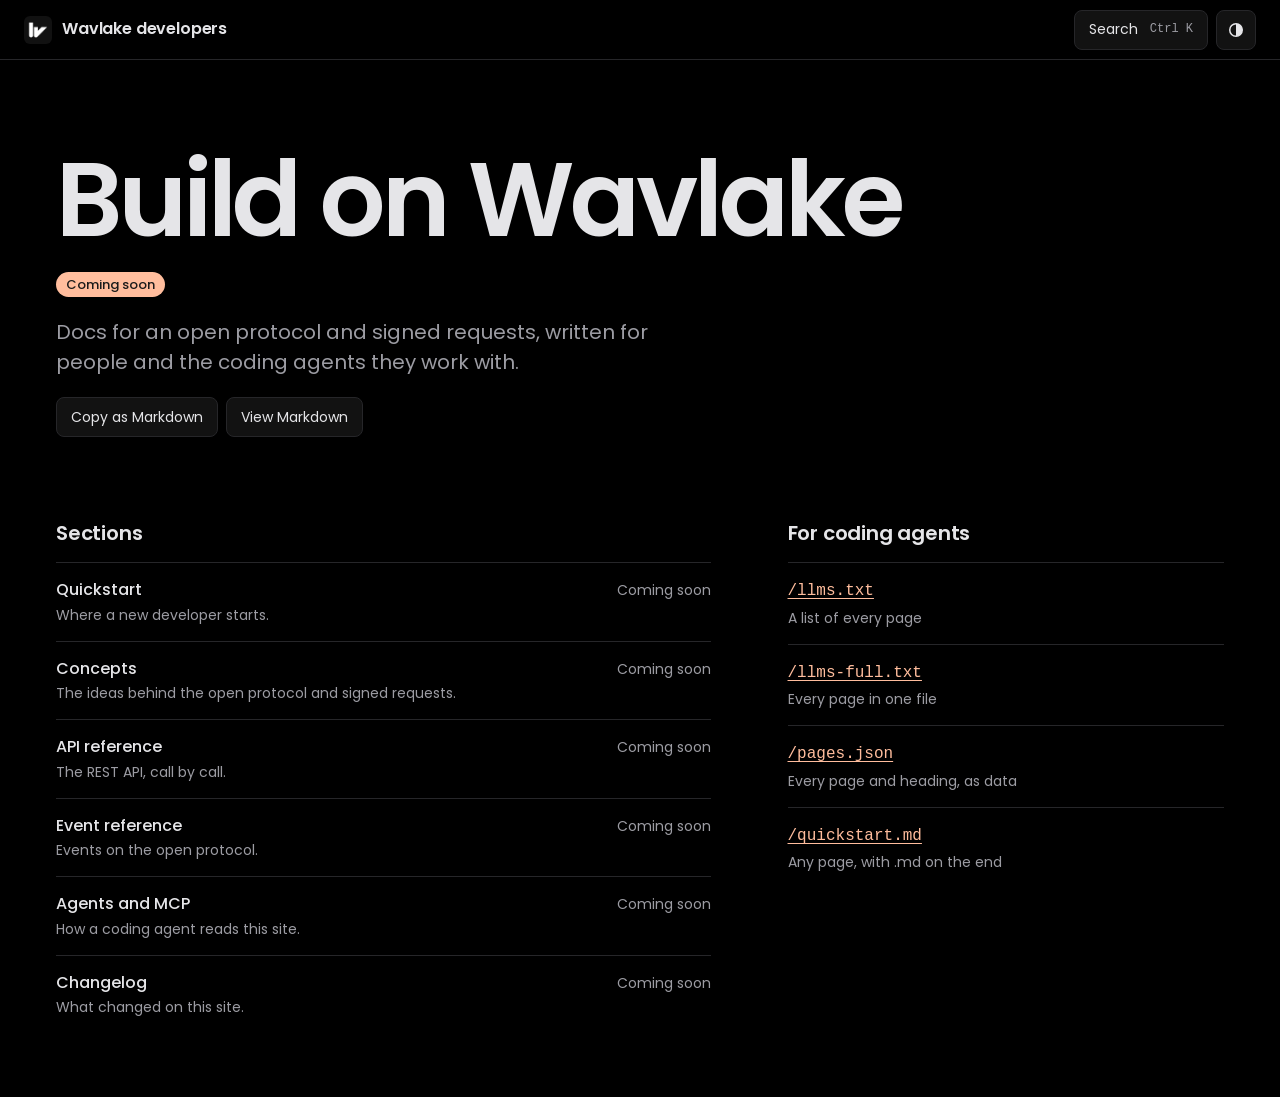
<file: index.html>
<!DOCTYPE html><html lang="en"><head><meta charset="utf-8"><meta name="viewport" content="width=device-width, initial-scale=1"><title>Wavlake developers</title><meta name="description" content="Docs for an open protocol and signed requests, written for people and the coding agents they work with."><link rel="canonical" href="https://dev.wavlake.com/"><link rel="alternate" type="text/markdown" href="/index.md"><link rel="llms-txt" href="/llms.txt"><link rel="icon" href="/favicon.ico" sizes="any"><link rel="apple-touch-icon" href="/apple-touch-icon.png"><meta name="theme-color" content="#000000"><script>
      document.documentElement.classList.add('js');
      try {
        if (localStorage.getItem('wavlake-dev-theme') === 'light') {
          document.documentElement.dataset.theme = 'light';
        }
      } catch {
        /* No storage: stay on the default theme. */
      }
    </script><link rel="stylesheet" href="/_astro/Base.DoT3iGsQ.css"></head><body><a class="skip" href="#content">Skip to content</a><header class="top"><a class="brand" href="/"><img src="/wavlake-icon-128.png" alt="Wavlake" width="28" height="28"><span>Wavlake developers</span></a><div class="top-tools"><button class="search-button" type="button" popovertarget="search-panel"><span>Search</span><kbd class="js-only" data-other-hint="Ctrl K">⌘K</kbd></button><button class="theme-button js-only" type="button" aria-label="Switch to light theme" data-theme-toggle data-to-light="Switch to light theme" data-to-dark="Switch to dark theme"><svg viewBox="0 0 16 16" aria-hidden="true" focusable="false"><circle cx="8" cy="8" r="6.25" fill="none" stroke="currentColor" stroke-width="1.5"></circle><path d="M8 1.75a6.25 6.25 0 0 1 0 12.5z" fill="currentColor"></path></svg></button></div><div id="search-panel" class="search" popover role="dialog" aria-label="Search this site"><input class="search-input js-only" type="search" placeholder="Find a page" aria-label="Search this site" autocomplete="off" data-search-input><ul class="search-list"><li data-search-item="build on wavlake docs for an open protocol and signed requests, written for people and the coding agents they work with."><a href="/"><span class="search-title">Build on Wavlake</span><span class="search-summary">Docs for an open protocol and signed requests, written for people and the coding agents they work with.</span></a></li><li data-search-item="quickstart where a new developer starts."><a href="/quickstart/"><span class="search-title">Quickstart</span><span class="search-summary">Where a new developer starts.</span></a></li><li data-search-item="concepts the ideas behind the open protocol and signed requests."><a href="/concepts/"><span class="search-title">Concepts</span><span class="search-summary">The ideas behind the open protocol and signed requests.</span></a></li><li data-search-item="api reference the rest api, call by call."><a href="/api-reference/"><span class="search-title">API reference</span><span class="search-summary">The REST API, call by call.</span></a></li><li data-search-item="publishing music how an app publishes a track or a release that wavlake hosts, with one signed call."><a href="/guides/publishing-music/"><span class="search-title">Publishing music</span><span class="search-summary">How an app publishes a track or a release that Wavlake hosts, with one signed call.</span></a></li><li data-search-item="event reference events on the open protocol."><a href="/event-reference/"><span class="search-title">Event reference</span><span class="search-summary">Events on the open protocol.</span></a></li><li data-search-item="agents and mcp how a coding agent reads this site."><a href="/agents-and-mcp/"><span class="search-title">Agents and MCP</span><span class="search-summary">How a coding agent reads this site.</span></a></li><li data-search-item="changelog what changed on this site."><a href="/changelog/"><span class="search-title">Changelog</span><span class="search-summary">What changed on this site.</span></a></li></ul><p class="search-empty" hidden data-search-empty>No page matches that.</p></div></header><main id="content" class="landing"><section class="hero"><h1>Build on Wavlake</h1><p class="pill">Coming soon</p><p class="lede">Docs for an open protocol and signed requests, written for people and the coding agents they work with.</p><div class="actions"><button class="action js-only" type="button" data-markdown="/index.md" data-copied="Copied" data-failed="Could not copy. Open the Markdown page instead.">Copy as Markdown</button><a class="action" href="/index.md">View Markdown</a><span class="action-status" role="status" data-copy-status></span></div></section><div class="index"><section aria-labelledby="sections"><h2 id="sections">Sections</h2><nav aria-labelledby="sections"><ul class="tracks"><li><a href="/quickstart/"><span class="track-title">Quickstart</span><span class="track-status">Coming soon</span><span class="track-summary">Where a new developer starts.</span></a></li><li><a href="/concepts/"><span class="track-title">Concepts</span><span class="track-status">Coming soon</span><span class="track-summary">The ideas behind the open protocol and signed requests.</span></a></li><li><a href="/api-reference/"><span class="track-title">API reference</span><span class="track-status">Coming soon</span><span class="track-summary">The REST API, call by call.</span></a></li><li><a href="/event-reference/"><span class="track-title">Event reference</span><span class="track-status">Coming soon</span><span class="track-summary">Events on the open protocol.</span></a></li><li><a href="/agents-and-mcp/"><span class="track-title">Agents and MCP</span><span class="track-status">Coming soon</span><span class="track-summary">How a coding agent reads this site.</span></a></li><li><a href="/changelog/"><span class="track-title">Changelog</span><span class="track-status">Coming soon</span><span class="track-summary">What changed on this site.</span></a></li></ul></nav></section><section aria-labelledby="for-coding-agents"><h2 id="for-coding-agents">For coding agents</h2><ul class="files"><li><a href="/llms.txt"><code>/llms.txt</code></a><span>A list of every page</span></li><li><a href="/llms-full.txt"><code>/llms-full.txt</code></a><span>Every page in one file</span></li><li><a href="/pages.json"><code>/pages.json</code></a><span>Every page and heading, as data</span></li><li><a href="/quickstart.md"><code>/quickstart.md</code></a><span>Any page, with .md on the end</span></li></ul></section></div></main><script type="module">var e=document.documentElement;function t(){let t=document.querySelector(`[data-theme-toggle]`);if(!t)return;let n=()=>{let n=e.dataset.theme===`light`;t.setAttribute(`aria-label`,(n?t.dataset.toDark:t.dataset.toLight)??``)};n(),t.addEventListener(`click`,()=>{let t=e.dataset.theme===`light`?`dark`:`light`;t===`light`?e.dataset.theme=`light`:delete e.dataset.theme;try{localStorage.setItem(`wavlake-dev-theme`,t)}catch{}n()})}function n(){let e=document.querySelector(`#search-panel`),t=e?.querySelector(`[data-search-input]`),n=e?.querySelector(`[data-search-empty]`);if(!e||!t||!n)return;let r=[...e.querySelectorAll(`[data-search-item]`)],i=document.querySelector(`[data-other-hint]`);i&&!/mac|iphone|ipad/i.test(navigator.userAgent)&&(i.textContent=i.dataset.otherHint??``),document.addEventListener(`keydown`,t=>{(t.metaKey||t.ctrlKey)&&t.key.toLowerCase()===`k`&&(t.preventDefault(),e.togglePopover())}),e.addEventListener(`toggle`,e=>{e.newState===`open`&&t.focus()}),t.addEventListener(`input`,()=>{let e=t.value.trim().toLowerCase(),i=0;for(let t of r){let n=(t.dataset.searchItem??``).includes(e);t.hidden=!n,n&&(i+=1)}n.hidden=i>0}),t.addEventListener(`keydown`,e=>{e.key===`Enter`&&(e.preventDefault(),r.find(e=>!e.hidden)?.querySelector(`a`)?.click())})}async function r(e){let t=fetch(e).then(e=>{if(!e.ok)throw Error(String(e.status));return e.text()});if(typeof ClipboardItem==`function`&&navigator.clipboard?.write){let e=t.then(e=>new Blob([e],{type:`text/plain`}));await navigator.clipboard.write([new ClipboardItem({"text/plain":e})])}else await navigator.clipboard.writeText(await t)}function i(){for(let e of document.querySelectorAll(`[data-markdown]`)){let t=e.parentElement?.querySelector(`[data-copy-status]`);e.addEventListener(`click`,()=>{r(e.dataset.markdown??``).then(()=>{t&&(t.textContent=e.dataset.copied??``)},()=>{t&&(t.textContent=e.dataset.failed??``)})})}}t(),n(),i();</script></body></html>
</file>
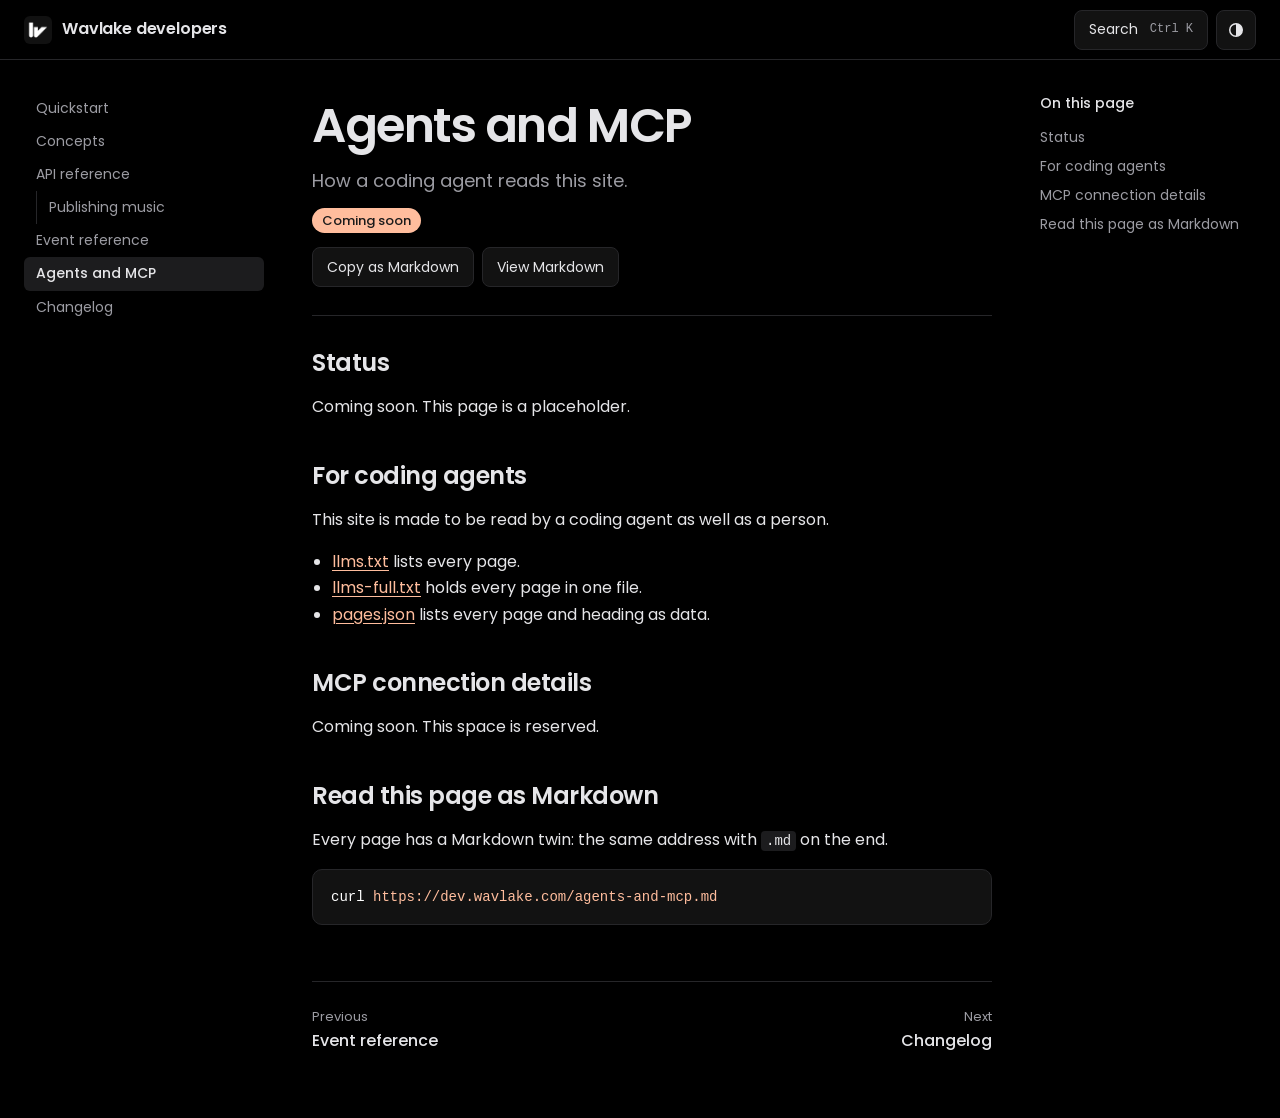
<file: agents-and-mcp/index.html>
<!DOCTYPE html><html lang="en"><head><meta charset="utf-8"><meta name="viewport" content="width=device-width, initial-scale=1"><title>Agents and MCP | Wavlake developers</title><meta name="description" content="How a coding agent reads this site."><link rel="canonical" href="https://dev.wavlake.com/agents-and-mcp/"><link rel="alternate" type="text/markdown" href="/agents-and-mcp.md"><link rel="llms-txt" href="/llms.txt"><link rel="icon" href="/favicon.ico" sizes="any"><link rel="apple-touch-icon" href="/apple-touch-icon.png"><meta name="theme-color" content="#000000"><script>
      document.documentElement.classList.add('js');
      try {
        if (localStorage.getItem('wavlake-dev-theme') === 'light') {
          document.documentElement.dataset.theme = 'light';
        }
      } catch {
        /* No storage: stay on the default theme. */
      }
    </script><link rel="stylesheet" href="/_astro/Base.DoT3iGsQ.css"></head><body><a class="skip" href="#content">Skip to content</a><header class="top"><a class="brand" href="/"><img src="/wavlake-icon-128.png" alt="Wavlake" width="28" height="28"><span>Wavlake developers</span></a><div class="top-tools"><button class="search-button" type="button" popovertarget="search-panel"><span>Search</span><kbd class="js-only" data-other-hint="Ctrl K">⌘K</kbd></button><button class="theme-button js-only" type="button" aria-label="Switch to light theme" data-theme-toggle data-to-light="Switch to light theme" data-to-dark="Switch to dark theme"><svg viewBox="0 0 16 16" aria-hidden="true" focusable="false"><circle cx="8" cy="8" r="6.25" fill="none" stroke="currentColor" stroke-width="1.5"></circle><path d="M8 1.75a6.25 6.25 0 0 1 0 12.5z" fill="currentColor"></path></svg></button></div><div id="search-panel" class="search" popover role="dialog" aria-label="Search this site"><input class="search-input js-only" type="search" placeholder="Find a page" aria-label="Search this site" autocomplete="off" data-search-input><ul class="search-list"><li data-search-item="build on wavlake docs for an open protocol and signed requests, written for people and the coding agents they work with."><a href="/"><span class="search-title">Build on Wavlake</span><span class="search-summary">Docs for an open protocol and signed requests, written for people and the coding agents they work with.</span></a></li><li data-search-item="quickstart where a new developer starts."><a href="/quickstart/"><span class="search-title">Quickstart</span><span class="search-summary">Where a new developer starts.</span></a></li><li data-search-item="concepts the ideas behind the open protocol and signed requests."><a href="/concepts/"><span class="search-title">Concepts</span><span class="search-summary">The ideas behind the open protocol and signed requests.</span></a></li><li data-search-item="api reference the rest api, call by call."><a href="/api-reference/"><span class="search-title">API reference</span><span class="search-summary">The REST API, call by call.</span></a></li><li data-search-item="publishing music how an app publishes a track or a release that wavlake hosts, with one signed call."><a href="/guides/publishing-music/"><span class="search-title">Publishing music</span><span class="search-summary">How an app publishes a track or a release that Wavlake hosts, with one signed call.</span></a></li><li data-search-item="event reference events on the open protocol."><a href="/event-reference/"><span class="search-title">Event reference</span><span class="search-summary">Events on the open protocol.</span></a></li><li data-search-item="agents and mcp how a coding agent reads this site."><a href="/agents-and-mcp/"><span class="search-title">Agents and MCP</span><span class="search-summary">How a coding agent reads this site.</span></a></li><li data-search-item="changelog what changed on this site."><a href="/changelog/"><span class="search-title">Changelog</span><span class="search-summary">What changed on this site.</span></a></li></ul><p class="search-empty" hidden data-search-empty>No page matches that.</p></div></header><div class="frame"><div class="frame-side"><nav aria-label="Sections"><ul class="side"><li><a href="/quickstart/">Quickstart</a></li><li><a href="/concepts/">Concepts</a></li><li><a href="/api-reference/">API reference</a><ul><li><a href="/guides/publishing-music/">Publishing music</a></li></ul></li><li><a href="/event-reference/">Event reference</a></li><li><a href="/agents-and-mcp/" aria-current="page">Agents and MCP</a></li><li><a href="/changelog/">Changelog</a></li></ul></nav></div><main id="content" class="frame-main"><details class="fold"><summary>Menu</summary><nav aria-label="Sections"><ul class="side"><li><a href="/quickstart/">Quickstart</a></li><li><a href="/concepts/">Concepts</a></li><li><a href="/api-reference/">API reference</a><ul><li><a href="/guides/publishing-music/">Publishing music</a></li></ul></li><li><a href="/event-reference/">Event reference</a></li><li><a href="/agents-and-mcp/" aria-current="page">Agents and MCP</a></li><li><a href="/changelog/">Changelog</a></li></ul></nav></details><header class="article-head"><h1>Agents and MCP</h1><p class="article-summary">How a coding agent reads this site.</p><p class="pill">Coming soon</p><div class="actions"><button class="action js-only" type="button" data-markdown="/agents-and-mcp.md" data-copied="Copied" data-failed="Could not copy. Open the Markdown page instead.">Copy as Markdown</button><a class="action" href="/agents-and-mcp.md">View Markdown</a><span class="action-status" role="status" data-copy-status></span></div></header><details class="fold"><summary>On this page</summary><nav aria-label="On this page"><ul class="contents"><li class="depth-2"><a href="#status">Status</a></li><li class="depth-2"><a href="#for-coding-agents">For coding agents</a></li><li class="depth-2"><a href="#mcp-connection-details">MCP connection details</a></li><li class="depth-2"><a href="#read-this-page-as-markdown">Read this page as Markdown</a></li></ul></nav></details><article class="prose"><h2 id="status"><a href="#status">Status</a></h2>
<p>Coming soon. This page is a placeholder.</p>
<h2 id="for-coding-agents"><a href="#for-coding-agents">For coding agents</a></h2>
<p>This site is made to be read by a coding agent as well as a person.</p>
<ul>
<li><a href="/llms.txt">llms.txt</a> lists every page.</li>
<li><a href="/llms-full.txt">llms-full.txt</a> holds every page in one file.</li>
<li><a href="/pages.json">pages.json</a> lists every page and heading as data.</li>
</ul>
<h2 id="mcp-connection-details"><a href="#mcp-connection-details">MCP connection details</a></h2>
<p>Coming soon. This space is reserved.</p>
<h2 id="read-this-page-as-markdown"><a href="#read-this-page-as-markdown">Read this page as Markdown</a></h2>
<p>Every page has a Markdown twin: the same address with <code>.md</code> on the end.</p>
<pre class="astro-code astro-code-themes wavlake-dark wavlake-light" style="--shiki-dark:#e5e5e8;--shiki-light:#171717;--shiki-dark-bg:#1e1e1e;--shiki-light-bg:#fffffe; overflow-x: auto;" tabindex="0" data-language="sh"><code><span class="line"><span style="--shiki-dark:#FFFFFF;--shiki-light:#171717">curl</span><span style="--shiki-dark:#FFBD9D;--shiki-light:#8A3D12"> https://dev.wavlake.com/agents-and-mcp.md</span></span></code></pre></article><nav class="pager" aria-label="Previous and next page"><a class="pager-previous" href="/event-reference/" rel="prev"><span>Previous</span>Event reference</a><a class="pager-next" href="/changelog/" rel="next"><span>Next</span>Changelog</a></nav></main><div class="frame-contents"><nav aria-label="On this page"><p class="contents-label">On this page</p><ul class="contents"><li class="depth-2"><a href="#status">Status</a></li><li class="depth-2"><a href="#for-coding-agents">For coding agents</a></li><li class="depth-2"><a href="#mcp-connection-details">MCP connection details</a></li><li class="depth-2"><a href="#read-this-page-as-markdown">Read this page as Markdown</a></li></ul></nav></div></div><script type="module">var e=document.documentElement;function t(){let t=document.querySelector(`[data-theme-toggle]`);if(!t)return;let n=()=>{let n=e.dataset.theme===`light`;t.setAttribute(`aria-label`,(n?t.dataset.toDark:t.dataset.toLight)??``)};n(),t.addEventListener(`click`,()=>{let t=e.dataset.theme===`light`?`dark`:`light`;t===`light`?e.dataset.theme=`light`:delete e.dataset.theme;try{localStorage.setItem(`wavlake-dev-theme`,t)}catch{}n()})}function n(){let e=document.querySelector(`#search-panel`),t=e?.querySelector(`[data-search-input]`),n=e?.querySelector(`[data-search-empty]`);if(!e||!t||!n)return;let r=[...e.querySelectorAll(`[data-search-item]`)],i=document.querySelector(`[data-other-hint]`);i&&!/mac|iphone|ipad/i.test(navigator.userAgent)&&(i.textContent=i.dataset.otherHint??``),document.addEventListener(`keydown`,t=>{(t.metaKey||t.ctrlKey)&&t.key.toLowerCase()===`k`&&(t.preventDefault(),e.togglePopover())}),e.addEventListener(`toggle`,e=>{e.newState===`open`&&t.focus()}),t.addEventListener(`input`,()=>{let e=t.value.trim().toLowerCase(),i=0;for(let t of r){let n=(t.dataset.searchItem??``).includes(e);t.hidden=!n,n&&(i+=1)}n.hidden=i>0}),t.addEventListener(`keydown`,e=>{e.key===`Enter`&&(e.preventDefault(),r.find(e=>!e.hidden)?.querySelector(`a`)?.click())})}async function r(e){let t=fetch(e).then(e=>{if(!e.ok)throw Error(String(e.status));return e.text()});if(typeof ClipboardItem==`function`&&navigator.clipboard?.write){let e=t.then(e=>new Blob([e],{type:`text/plain`}));await navigator.clipboard.write([new ClipboardItem({"text/plain":e})])}else await navigator.clipboard.writeText(await t)}function i(){for(let e of document.querySelectorAll(`[data-markdown]`)){let t=e.parentElement?.querySelector(`[data-copy-status]`);e.addEventListener(`click`,()=>{r(e.dataset.markdown??``).then(()=>{t&&(t.textContent=e.dataset.copied??``)},()=>{t&&(t.textContent=e.dataset.failed??``)})})}}t(),n(),i();</script></body></html>
</file>
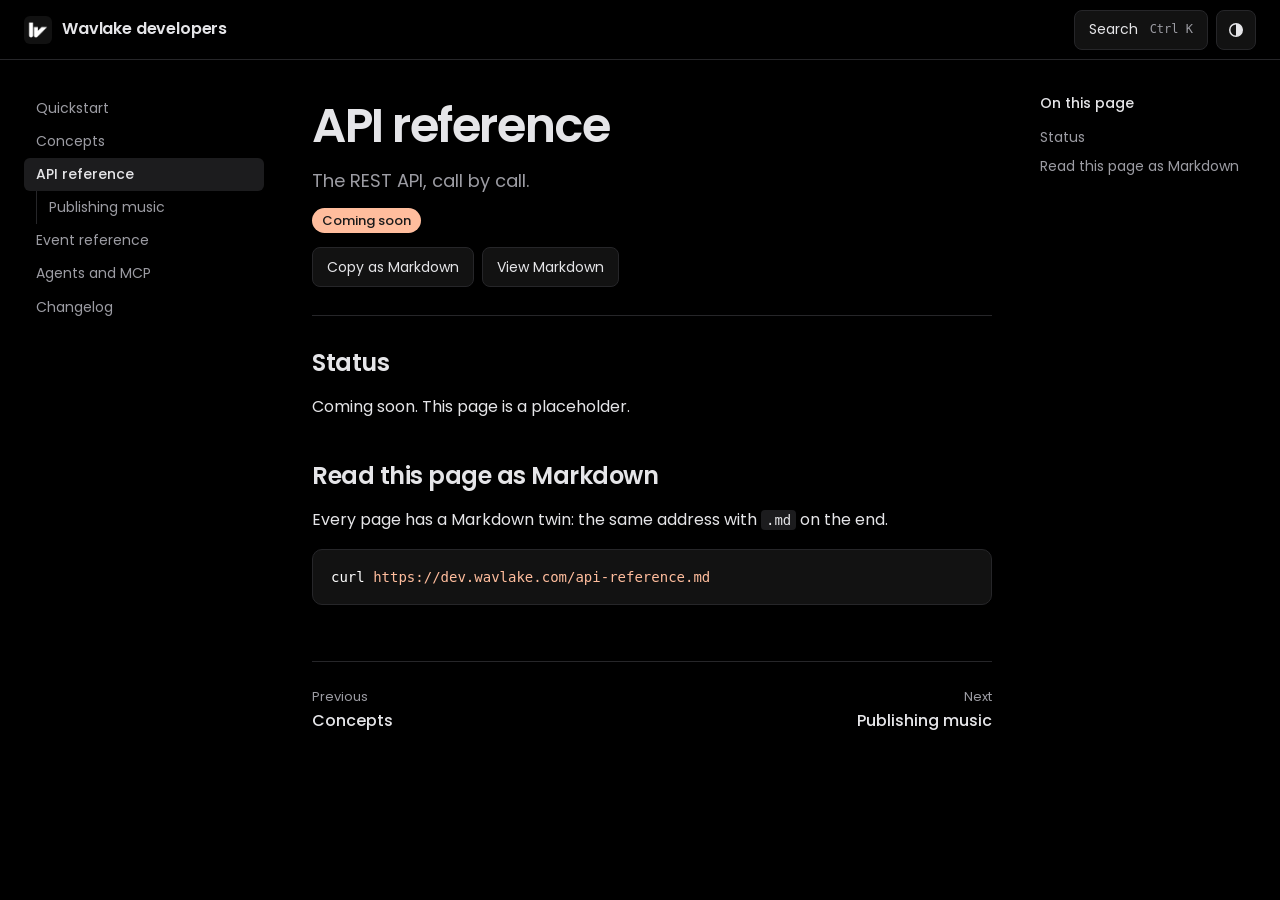
<file: api-reference/index.html>
<!DOCTYPE html><html lang="en"><head><meta charset="utf-8"><meta name="viewport" content="width=device-width, initial-scale=1"><title>API reference | Wavlake developers</title><meta name="description" content="The REST API, call by call."><link rel="canonical" href="https://dev.wavlake.com/api-reference/"><link rel="alternate" type="text/markdown" href="/api-reference.md"><link rel="llms-txt" href="/llms.txt"><link rel="icon" href="/favicon.ico" sizes="any"><link rel="apple-touch-icon" href="/apple-touch-icon.png"><meta name="theme-color" content="#000000"><script>
      document.documentElement.classList.add('js');
      try {
        if (localStorage.getItem('wavlake-dev-theme') === 'light') {
          document.documentElement.dataset.theme = 'light';
        }
      } catch {
        /* No storage: stay on the default theme. */
      }
    </script><link rel="stylesheet" href="/_astro/Base.DoT3iGsQ.css"></head><body><a class="skip" href="#content">Skip to content</a><header class="top"><a class="brand" href="/"><img src="/wavlake-icon-128.png" alt="Wavlake" width="28" height="28"><span>Wavlake developers</span></a><div class="top-tools"><button class="search-button" type="button" popovertarget="search-panel"><span>Search</span><kbd class="js-only" data-other-hint="Ctrl K">⌘K</kbd></button><button class="theme-button js-only" type="button" aria-label="Switch to light theme" data-theme-toggle data-to-light="Switch to light theme" data-to-dark="Switch to dark theme"><svg viewBox="0 0 16 16" aria-hidden="true" focusable="false"><circle cx="8" cy="8" r="6.25" fill="none" stroke="currentColor" stroke-width="1.5"></circle><path d="M8 1.75a6.25 6.25 0 0 1 0 12.5z" fill="currentColor"></path></svg></button></div><div id="search-panel" class="search" popover role="dialog" aria-label="Search this site"><input class="search-input js-only" type="search" placeholder="Find a page" aria-label="Search this site" autocomplete="off" data-search-input><ul class="search-list"><li data-search-item="build on wavlake docs for an open protocol and signed requests, written for people and the coding agents they work with."><a href="/"><span class="search-title">Build on Wavlake</span><span class="search-summary">Docs for an open protocol and signed requests, written for people and the coding agents they work with.</span></a></li><li data-search-item="quickstart where a new developer starts."><a href="/quickstart/"><span class="search-title">Quickstart</span><span class="search-summary">Where a new developer starts.</span></a></li><li data-search-item="concepts the ideas behind the open protocol and signed requests."><a href="/concepts/"><span class="search-title">Concepts</span><span class="search-summary">The ideas behind the open protocol and signed requests.</span></a></li><li data-search-item="api reference the rest api, call by call."><a href="/api-reference/"><span class="search-title">API reference</span><span class="search-summary">The REST API, call by call.</span></a></li><li data-search-item="publishing music how an app publishes a track or a release that wavlake hosts, with one signed call."><a href="/guides/publishing-music/"><span class="search-title">Publishing music</span><span class="search-summary">How an app publishes a track or a release that Wavlake hosts, with one signed call.</span></a></li><li data-search-item="event reference events on the open protocol."><a href="/event-reference/"><span class="search-title">Event reference</span><span class="search-summary">Events on the open protocol.</span></a></li><li data-search-item="agents and mcp how a coding agent reads this site."><a href="/agents-and-mcp/"><span class="search-title">Agents and MCP</span><span class="search-summary">How a coding agent reads this site.</span></a></li><li data-search-item="changelog what changed on this site."><a href="/changelog/"><span class="search-title">Changelog</span><span class="search-summary">What changed on this site.</span></a></li></ul><p class="search-empty" hidden data-search-empty>No page matches that.</p></div></header><div class="frame"><div class="frame-side"><nav aria-label="Sections"><ul class="side"><li><a href="/quickstart/">Quickstart</a></li><li><a href="/concepts/">Concepts</a></li><li><a href="/api-reference/" aria-current="page">API reference</a><ul><li><a href="/guides/publishing-music/">Publishing music</a></li></ul></li><li><a href="/event-reference/">Event reference</a></li><li><a href="/agents-and-mcp/">Agents and MCP</a></li><li><a href="/changelog/">Changelog</a></li></ul></nav></div><main id="content" class="frame-main"><details class="fold"><summary>Menu</summary><nav aria-label="Sections"><ul class="side"><li><a href="/quickstart/">Quickstart</a></li><li><a href="/concepts/">Concepts</a></li><li><a href="/api-reference/" aria-current="page">API reference</a><ul><li><a href="/guides/publishing-music/">Publishing music</a></li></ul></li><li><a href="/event-reference/">Event reference</a></li><li><a href="/agents-and-mcp/">Agents and MCP</a></li><li><a href="/changelog/">Changelog</a></li></ul></nav></details><header class="article-head"><h1>API reference</h1><p class="article-summary">The REST API, call by call.</p><p class="pill">Coming soon</p><div class="actions"><button class="action js-only" type="button" data-markdown="/api-reference.md" data-copied="Copied" data-failed="Could not copy. Open the Markdown page instead.">Copy as Markdown</button><a class="action" href="/api-reference.md">View Markdown</a><span class="action-status" role="status" data-copy-status></span></div></header><details class="fold"><summary>On this page</summary><nav aria-label="On this page"><ul class="contents"><li class="depth-2"><a href="#status">Status</a></li><li class="depth-2"><a href="#read-this-page-as-markdown">Read this page as Markdown</a></li></ul></nav></details><article class="prose"><h2 id="status"><a href="#status">Status</a></h2>
<p>Coming soon. This page is a placeholder.</p>
<h2 id="read-this-page-as-markdown"><a href="#read-this-page-as-markdown">Read this page as Markdown</a></h2>
<p>Every page has a Markdown twin: the same address with <code>.md</code> on the end.</p>
<pre class="astro-code astro-code-themes wavlake-dark wavlake-light" style="--shiki-dark:#e5e5e8;--shiki-light:#171717;--shiki-dark-bg:#1e1e1e;--shiki-light-bg:#fffffe; overflow-x: auto;" tabindex="0" data-language="sh"><code><span class="line"><span style="--shiki-dark:#FFFFFF;--shiki-light:#171717">curl</span><span style="--shiki-dark:#FFBD9D;--shiki-light:#8A3D12"> https://dev.wavlake.com/api-reference.md</span></span></code></pre></article><nav class="pager" aria-label="Previous and next page"><a class="pager-previous" href="/concepts/" rel="prev"><span>Previous</span>Concepts</a><a class="pager-next" href="/guides/publishing-music/" rel="next"><span>Next</span>Publishing music</a></nav></main><div class="frame-contents"><nav aria-label="On this page"><p class="contents-label">On this page</p><ul class="contents"><li class="depth-2"><a href="#status">Status</a></li><li class="depth-2"><a href="#read-this-page-as-markdown">Read this page as Markdown</a></li></ul></nav></div></div><script type="module">var e=document.documentElement;function t(){let t=document.querySelector(`[data-theme-toggle]`);if(!t)return;let n=()=>{let n=e.dataset.theme===`light`;t.setAttribute(`aria-label`,(n?t.dataset.toDark:t.dataset.toLight)??``)};n(),t.addEventListener(`click`,()=>{let t=e.dataset.theme===`light`?`dark`:`light`;t===`light`?e.dataset.theme=`light`:delete e.dataset.theme;try{localStorage.setItem(`wavlake-dev-theme`,t)}catch{}n()})}function n(){let e=document.querySelector(`#search-panel`),t=e?.querySelector(`[data-search-input]`),n=e?.querySelector(`[data-search-empty]`);if(!e||!t||!n)return;let r=[...e.querySelectorAll(`[data-search-item]`)],i=document.querySelector(`[data-other-hint]`);i&&!/mac|iphone|ipad/i.test(navigator.userAgent)&&(i.textContent=i.dataset.otherHint??``),document.addEventListener(`keydown`,t=>{(t.metaKey||t.ctrlKey)&&t.key.toLowerCase()===`k`&&(t.preventDefault(),e.togglePopover())}),e.addEventListener(`toggle`,e=>{e.newState===`open`&&t.focus()}),t.addEventListener(`input`,()=>{let e=t.value.trim().toLowerCase(),i=0;for(let t of r){let n=(t.dataset.searchItem??``).includes(e);t.hidden=!n,n&&(i+=1)}n.hidden=i>0}),t.addEventListener(`keydown`,e=>{e.key===`Enter`&&(e.preventDefault(),r.find(e=>!e.hidden)?.querySelector(`a`)?.click())})}async function r(e){let t=fetch(e).then(e=>{if(!e.ok)throw Error(String(e.status));return e.text()});if(typeof ClipboardItem==`function`&&navigator.clipboard?.write){let e=t.then(e=>new Blob([e],{type:`text/plain`}));await navigator.clipboard.write([new ClipboardItem({"text/plain":e})])}else await navigator.clipboard.writeText(await t)}function i(){for(let e of document.querySelectorAll(`[data-markdown]`)){let t=e.parentElement?.querySelector(`[data-copy-status]`);e.addEventListener(`click`,()=>{r(e.dataset.markdown??``).then(()=>{t&&(t.textContent=e.dataset.copied??``)},()=>{t&&(t.textContent=e.dataset.failed??``)})})}}t(),n(),i();</script></body></html>
</file>
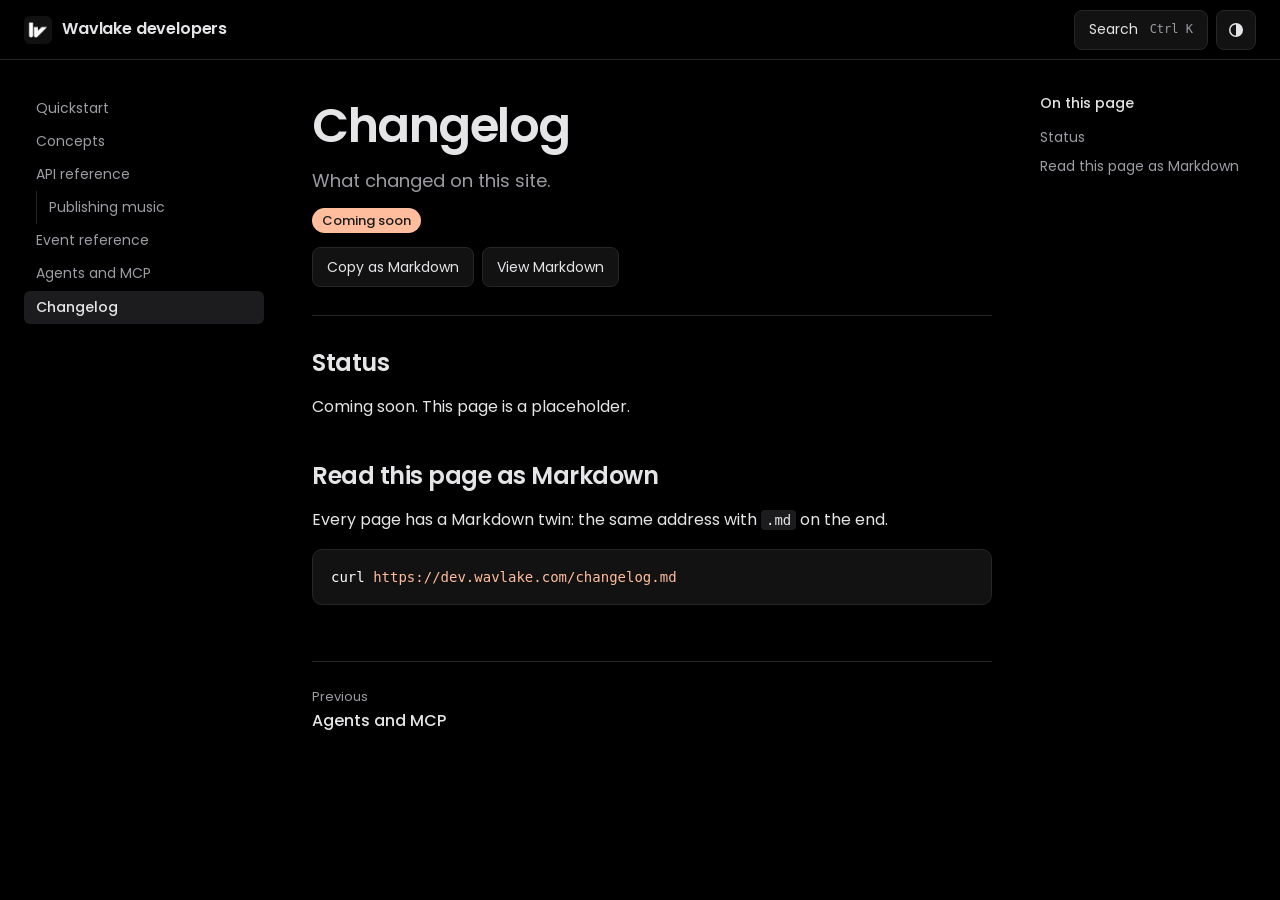
<file: changelog/index.html>
<!DOCTYPE html><html lang="en"><head><meta charset="utf-8"><meta name="viewport" content="width=device-width, initial-scale=1"><title>Changelog | Wavlake developers</title><meta name="description" content="What changed on this site."><link rel="canonical" href="https://dev.wavlake.com/changelog/"><link rel="alternate" type="text/markdown" href="/changelog.md"><link rel="llms-txt" href="/llms.txt"><link rel="icon" href="/favicon.ico" sizes="any"><link rel="apple-touch-icon" href="/apple-touch-icon.png"><meta name="theme-color" content="#000000"><script>
      document.documentElement.classList.add('js');
      try {
        if (localStorage.getItem('wavlake-dev-theme') === 'light') {
          document.documentElement.dataset.theme = 'light';
        }
      } catch {
        /* No storage: stay on the default theme. */
      }
    </script><link rel="stylesheet" href="/_astro/Base.DoT3iGsQ.css"></head><body><a class="skip" href="#content">Skip to content</a><header class="top"><a class="brand" href="/"><img src="/wavlake-icon-128.png" alt="Wavlake" width="28" height="28"><span>Wavlake developers</span></a><div class="top-tools"><button class="search-button" type="button" popovertarget="search-panel"><span>Search</span><kbd class="js-only" data-other-hint="Ctrl K">⌘K</kbd></button><button class="theme-button js-only" type="button" aria-label="Switch to light theme" data-theme-toggle data-to-light="Switch to light theme" data-to-dark="Switch to dark theme"><svg viewBox="0 0 16 16" aria-hidden="true" focusable="false"><circle cx="8" cy="8" r="6.25" fill="none" stroke="currentColor" stroke-width="1.5"></circle><path d="M8 1.75a6.25 6.25 0 0 1 0 12.5z" fill="currentColor"></path></svg></button></div><div id="search-panel" class="search" popover role="dialog" aria-label="Search this site"><input class="search-input js-only" type="search" placeholder="Find a page" aria-label="Search this site" autocomplete="off" data-search-input><ul class="search-list"><li data-search-item="build on wavlake docs for an open protocol and signed requests, written for people and the coding agents they work with."><a href="/"><span class="search-title">Build on Wavlake</span><span class="search-summary">Docs for an open protocol and signed requests, written for people and the coding agents they work with.</span></a></li><li data-search-item="quickstart where a new developer starts."><a href="/quickstart/"><span class="search-title">Quickstart</span><span class="search-summary">Where a new developer starts.</span></a></li><li data-search-item="concepts the ideas behind the open protocol and signed requests."><a href="/concepts/"><span class="search-title">Concepts</span><span class="search-summary">The ideas behind the open protocol and signed requests.</span></a></li><li data-search-item="api reference the rest api, call by call."><a href="/api-reference/"><span class="search-title">API reference</span><span class="search-summary">The REST API, call by call.</span></a></li><li data-search-item="publishing music how an app publishes a track or a release that wavlake hosts, with one signed call."><a href="/guides/publishing-music/"><span class="search-title">Publishing music</span><span class="search-summary">How an app publishes a track or a release that Wavlake hosts, with one signed call.</span></a></li><li data-search-item="event reference events on the open protocol."><a href="/event-reference/"><span class="search-title">Event reference</span><span class="search-summary">Events on the open protocol.</span></a></li><li data-search-item="agents and mcp how a coding agent reads this site."><a href="/agents-and-mcp/"><span class="search-title">Agents and MCP</span><span class="search-summary">How a coding agent reads this site.</span></a></li><li data-search-item="changelog what changed on this site."><a href="/changelog/"><span class="search-title">Changelog</span><span class="search-summary">What changed on this site.</span></a></li></ul><p class="search-empty" hidden data-search-empty>No page matches that.</p></div></header><div class="frame"><div class="frame-side"><nav aria-label="Sections"><ul class="side"><li><a href="/quickstart/">Quickstart</a></li><li><a href="/concepts/">Concepts</a></li><li><a href="/api-reference/">API reference</a><ul><li><a href="/guides/publishing-music/">Publishing music</a></li></ul></li><li><a href="/event-reference/">Event reference</a></li><li><a href="/agents-and-mcp/">Agents and MCP</a></li><li><a href="/changelog/" aria-current="page">Changelog</a></li></ul></nav></div><main id="content" class="frame-main"><details class="fold"><summary>Menu</summary><nav aria-label="Sections"><ul class="side"><li><a href="/quickstart/">Quickstart</a></li><li><a href="/concepts/">Concepts</a></li><li><a href="/api-reference/">API reference</a><ul><li><a href="/guides/publishing-music/">Publishing music</a></li></ul></li><li><a href="/event-reference/">Event reference</a></li><li><a href="/agents-and-mcp/">Agents and MCP</a></li><li><a href="/changelog/" aria-current="page">Changelog</a></li></ul></nav></details><header class="article-head"><h1>Changelog</h1><p class="article-summary">What changed on this site.</p><p class="pill">Coming soon</p><div class="actions"><button class="action js-only" type="button" data-markdown="/changelog.md" data-copied="Copied" data-failed="Could not copy. Open the Markdown page instead.">Copy as Markdown</button><a class="action" href="/changelog.md">View Markdown</a><span class="action-status" role="status" data-copy-status></span></div></header><details class="fold"><summary>On this page</summary><nav aria-label="On this page"><ul class="contents"><li class="depth-2"><a href="#status">Status</a></li><li class="depth-2"><a href="#read-this-page-as-markdown">Read this page as Markdown</a></li></ul></nav></details><article class="prose"><h2 id="status"><a href="#status">Status</a></h2>
<p>Coming soon. This page is a placeholder.</p>
<h2 id="read-this-page-as-markdown"><a href="#read-this-page-as-markdown">Read this page as Markdown</a></h2>
<p>Every page has a Markdown twin: the same address with <code>.md</code> on the end.</p>
<pre class="astro-code astro-code-themes wavlake-dark wavlake-light" style="--shiki-dark:#e5e5e8;--shiki-light:#171717;--shiki-dark-bg:#1e1e1e;--shiki-light-bg:#fffffe; overflow-x: auto;" tabindex="0" data-language="sh"><code><span class="line"><span style="--shiki-dark:#FFFFFF;--shiki-light:#171717">curl</span><span style="--shiki-dark:#FFBD9D;--shiki-light:#8A3D12"> https://dev.wavlake.com/changelog.md</span></span></code></pre></article><nav class="pager" aria-label="Previous and next page"><a class="pager-previous" href="/agents-and-mcp/" rel="prev"><span>Previous</span>Agents and MCP</a></nav></main><div class="frame-contents"><nav aria-label="On this page"><p class="contents-label">On this page</p><ul class="contents"><li class="depth-2"><a href="#status">Status</a></li><li class="depth-2"><a href="#read-this-page-as-markdown">Read this page as Markdown</a></li></ul></nav></div></div><script type="module">var e=document.documentElement;function t(){let t=document.querySelector(`[data-theme-toggle]`);if(!t)return;let n=()=>{let n=e.dataset.theme===`light`;t.setAttribute(`aria-label`,(n?t.dataset.toDark:t.dataset.toLight)??``)};n(),t.addEventListener(`click`,()=>{let t=e.dataset.theme===`light`?`dark`:`light`;t===`light`?e.dataset.theme=`light`:delete e.dataset.theme;try{localStorage.setItem(`wavlake-dev-theme`,t)}catch{}n()})}function n(){let e=document.querySelector(`#search-panel`),t=e?.querySelector(`[data-search-input]`),n=e?.querySelector(`[data-search-empty]`);if(!e||!t||!n)return;let r=[...e.querySelectorAll(`[data-search-item]`)],i=document.querySelector(`[data-other-hint]`);i&&!/mac|iphone|ipad/i.test(navigator.userAgent)&&(i.textContent=i.dataset.otherHint??``),document.addEventListener(`keydown`,t=>{(t.metaKey||t.ctrlKey)&&t.key.toLowerCase()===`k`&&(t.preventDefault(),e.togglePopover())}),e.addEventListener(`toggle`,e=>{e.newState===`open`&&t.focus()}),t.addEventListener(`input`,()=>{let e=t.value.trim().toLowerCase(),i=0;for(let t of r){let n=(t.dataset.searchItem??``).includes(e);t.hidden=!n,n&&(i+=1)}n.hidden=i>0}),t.addEventListener(`keydown`,e=>{e.key===`Enter`&&(e.preventDefault(),r.find(e=>!e.hidden)?.querySelector(`a`)?.click())})}async function r(e){let t=fetch(e).then(e=>{if(!e.ok)throw Error(String(e.status));return e.text()});if(typeof ClipboardItem==`function`&&navigator.clipboard?.write){let e=t.then(e=>new Blob([e],{type:`text/plain`}));await navigator.clipboard.write([new ClipboardItem({"text/plain":e})])}else await navigator.clipboard.writeText(await t)}function i(){for(let e of document.querySelectorAll(`[data-markdown]`)){let t=e.parentElement?.querySelector(`[data-copy-status]`);e.addEventListener(`click`,()=>{r(e.dataset.markdown??``).then(()=>{t&&(t.textContent=e.dataset.copied??``)},()=>{t&&(t.textContent=e.dataset.failed??``)})})}}t(),n(),i();</script></body></html>
</file>
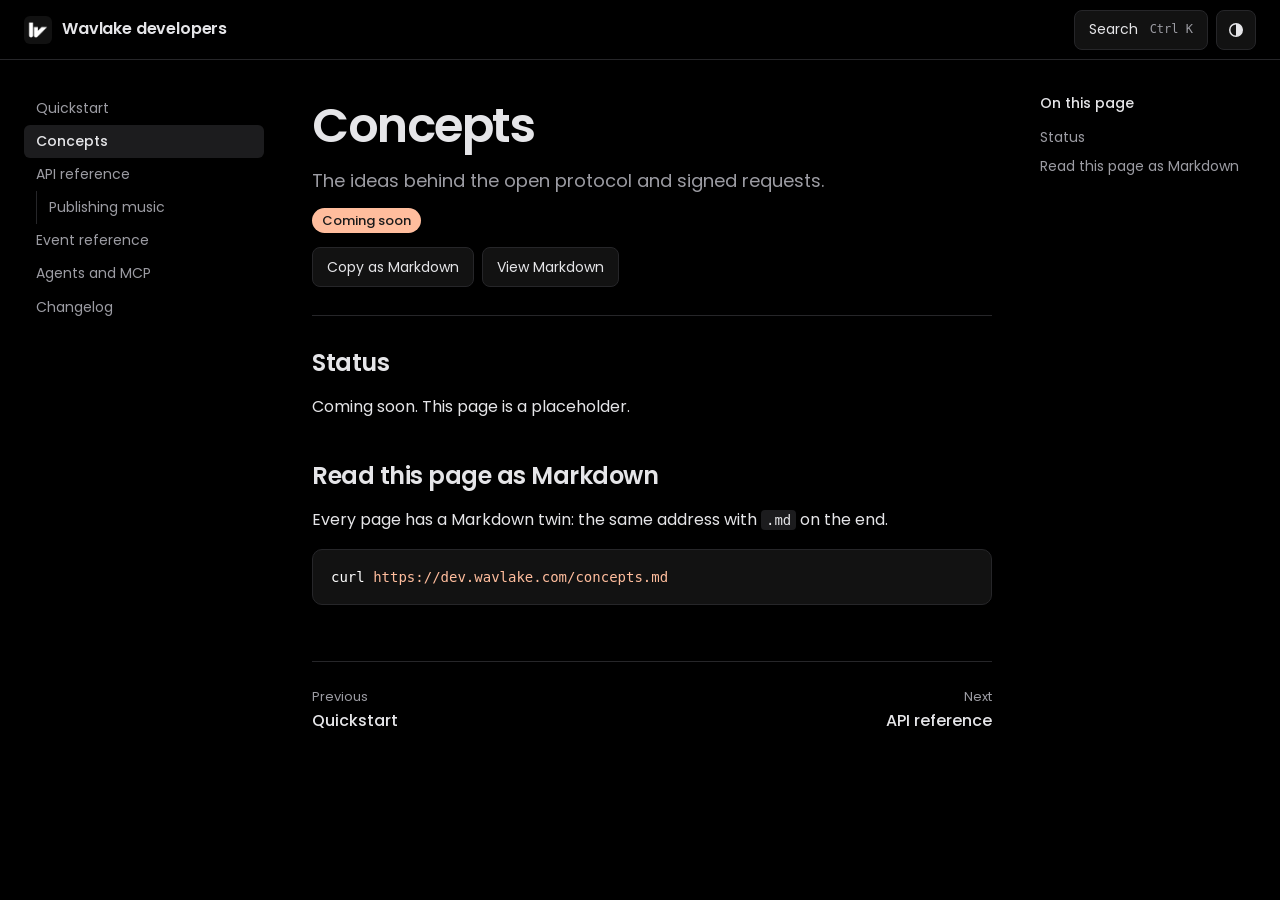
<file: concepts/index.html>
<!DOCTYPE html><html lang="en"><head><meta charset="utf-8"><meta name="viewport" content="width=device-width, initial-scale=1"><title>Concepts | Wavlake developers</title><meta name="description" content="The ideas behind the open protocol and signed requests."><link rel="canonical" href="https://dev.wavlake.com/concepts/"><link rel="alternate" type="text/markdown" href="/concepts.md"><link rel="llms-txt" href="/llms.txt"><link rel="icon" href="/favicon.ico" sizes="any"><link rel="apple-touch-icon" href="/apple-touch-icon.png"><meta name="theme-color" content="#000000"><script>
      document.documentElement.classList.add('js');
      try {
        if (localStorage.getItem('wavlake-dev-theme') === 'light') {
          document.documentElement.dataset.theme = 'light';
        }
      } catch {
        /* No storage: stay on the default theme. */
      }
    </script><link rel="stylesheet" href="/_astro/Base.DoT3iGsQ.css"></head><body><a class="skip" href="#content">Skip to content</a><header class="top"><a class="brand" href="/"><img src="/wavlake-icon-128.png" alt="Wavlake" width="28" height="28"><span>Wavlake developers</span></a><div class="top-tools"><button class="search-button" type="button" popovertarget="search-panel"><span>Search</span><kbd class="js-only" data-other-hint="Ctrl K">⌘K</kbd></button><button class="theme-button js-only" type="button" aria-label="Switch to light theme" data-theme-toggle data-to-light="Switch to light theme" data-to-dark="Switch to dark theme"><svg viewBox="0 0 16 16" aria-hidden="true" focusable="false"><circle cx="8" cy="8" r="6.25" fill="none" stroke="currentColor" stroke-width="1.5"></circle><path d="M8 1.75a6.25 6.25 0 0 1 0 12.5z" fill="currentColor"></path></svg></button></div><div id="search-panel" class="search" popover role="dialog" aria-label="Search this site"><input class="search-input js-only" type="search" placeholder="Find a page" aria-label="Search this site" autocomplete="off" data-search-input><ul class="search-list"><li data-search-item="build on wavlake docs for an open protocol and signed requests, written for people and the coding agents they work with."><a href="/"><span class="search-title">Build on Wavlake</span><span class="search-summary">Docs for an open protocol and signed requests, written for people and the coding agents they work with.</span></a></li><li data-search-item="quickstart where a new developer starts."><a href="/quickstart/"><span class="search-title">Quickstart</span><span class="search-summary">Where a new developer starts.</span></a></li><li data-search-item="concepts the ideas behind the open protocol and signed requests."><a href="/concepts/"><span class="search-title">Concepts</span><span class="search-summary">The ideas behind the open protocol and signed requests.</span></a></li><li data-search-item="api reference the rest api, call by call."><a href="/api-reference/"><span class="search-title">API reference</span><span class="search-summary">The REST API, call by call.</span></a></li><li data-search-item="publishing music how an app publishes a track or a release that wavlake hosts, with one signed call."><a href="/guides/publishing-music/"><span class="search-title">Publishing music</span><span class="search-summary">How an app publishes a track or a release that Wavlake hosts, with one signed call.</span></a></li><li data-search-item="event reference events on the open protocol."><a href="/event-reference/"><span class="search-title">Event reference</span><span class="search-summary">Events on the open protocol.</span></a></li><li data-search-item="agents and mcp how a coding agent reads this site."><a href="/agents-and-mcp/"><span class="search-title">Agents and MCP</span><span class="search-summary">How a coding agent reads this site.</span></a></li><li data-search-item="changelog what changed on this site."><a href="/changelog/"><span class="search-title">Changelog</span><span class="search-summary">What changed on this site.</span></a></li></ul><p class="search-empty" hidden data-search-empty>No page matches that.</p></div></header><div class="frame"><div class="frame-side"><nav aria-label="Sections"><ul class="side"><li><a href="/quickstart/">Quickstart</a></li><li><a href="/concepts/" aria-current="page">Concepts</a></li><li><a href="/api-reference/">API reference</a><ul><li><a href="/guides/publishing-music/">Publishing music</a></li></ul></li><li><a href="/event-reference/">Event reference</a></li><li><a href="/agents-and-mcp/">Agents and MCP</a></li><li><a href="/changelog/">Changelog</a></li></ul></nav></div><main id="content" class="frame-main"><details class="fold"><summary>Menu</summary><nav aria-label="Sections"><ul class="side"><li><a href="/quickstart/">Quickstart</a></li><li><a href="/concepts/" aria-current="page">Concepts</a></li><li><a href="/api-reference/">API reference</a><ul><li><a href="/guides/publishing-music/">Publishing music</a></li></ul></li><li><a href="/event-reference/">Event reference</a></li><li><a href="/agents-and-mcp/">Agents and MCP</a></li><li><a href="/changelog/">Changelog</a></li></ul></nav></details><header class="article-head"><h1>Concepts</h1><p class="article-summary">The ideas behind the open protocol and signed requests.</p><p class="pill">Coming soon</p><div class="actions"><button class="action js-only" type="button" data-markdown="/concepts.md" data-copied="Copied" data-failed="Could not copy. Open the Markdown page instead.">Copy as Markdown</button><a class="action" href="/concepts.md">View Markdown</a><span class="action-status" role="status" data-copy-status></span></div></header><details class="fold"><summary>On this page</summary><nav aria-label="On this page"><ul class="contents"><li class="depth-2"><a href="#status">Status</a></li><li class="depth-2"><a href="#read-this-page-as-markdown">Read this page as Markdown</a></li></ul></nav></details><article class="prose"><h2 id="status"><a href="#status">Status</a></h2>
<p>Coming soon. This page is a placeholder.</p>
<h2 id="read-this-page-as-markdown"><a href="#read-this-page-as-markdown">Read this page as Markdown</a></h2>
<p>Every page has a Markdown twin: the same address with <code>.md</code> on the end.</p>
<pre class="astro-code astro-code-themes wavlake-dark wavlake-light" style="--shiki-dark:#e5e5e8;--shiki-light:#171717;--shiki-dark-bg:#1e1e1e;--shiki-light-bg:#fffffe; overflow-x: auto;" tabindex="0" data-language="sh"><code><span class="line"><span style="--shiki-dark:#FFFFFF;--shiki-light:#171717">curl</span><span style="--shiki-dark:#FFBD9D;--shiki-light:#8A3D12"> https://dev.wavlake.com/concepts.md</span></span></code></pre></article><nav class="pager" aria-label="Previous and next page"><a class="pager-previous" href="/quickstart/" rel="prev"><span>Previous</span>Quickstart</a><a class="pager-next" href="/api-reference/" rel="next"><span>Next</span>API reference</a></nav></main><div class="frame-contents"><nav aria-label="On this page"><p class="contents-label">On this page</p><ul class="contents"><li class="depth-2"><a href="#status">Status</a></li><li class="depth-2"><a href="#read-this-page-as-markdown">Read this page as Markdown</a></li></ul></nav></div></div><script type="module">var e=document.documentElement;function t(){let t=document.querySelector(`[data-theme-toggle]`);if(!t)return;let n=()=>{let n=e.dataset.theme===`light`;t.setAttribute(`aria-label`,(n?t.dataset.toDark:t.dataset.toLight)??``)};n(),t.addEventListener(`click`,()=>{let t=e.dataset.theme===`light`?`dark`:`light`;t===`light`?e.dataset.theme=`light`:delete e.dataset.theme;try{localStorage.setItem(`wavlake-dev-theme`,t)}catch{}n()})}function n(){let e=document.querySelector(`#search-panel`),t=e?.querySelector(`[data-search-input]`),n=e?.querySelector(`[data-search-empty]`);if(!e||!t||!n)return;let r=[...e.querySelectorAll(`[data-search-item]`)],i=document.querySelector(`[data-other-hint]`);i&&!/mac|iphone|ipad/i.test(navigator.userAgent)&&(i.textContent=i.dataset.otherHint??``),document.addEventListener(`keydown`,t=>{(t.metaKey||t.ctrlKey)&&t.key.toLowerCase()===`k`&&(t.preventDefault(),e.togglePopover())}),e.addEventListener(`toggle`,e=>{e.newState===`open`&&t.focus()}),t.addEventListener(`input`,()=>{let e=t.value.trim().toLowerCase(),i=0;for(let t of r){let n=(t.dataset.searchItem??``).includes(e);t.hidden=!n,n&&(i+=1)}n.hidden=i>0}),t.addEventListener(`keydown`,e=>{e.key===`Enter`&&(e.preventDefault(),r.find(e=>!e.hidden)?.querySelector(`a`)?.click())})}async function r(e){let t=fetch(e).then(e=>{if(!e.ok)throw Error(String(e.status));return e.text()});if(typeof ClipboardItem==`function`&&navigator.clipboard?.write){let e=t.then(e=>new Blob([e],{type:`text/plain`}));await navigator.clipboard.write([new ClipboardItem({"text/plain":e})])}else await navigator.clipboard.writeText(await t)}function i(){for(let e of document.querySelectorAll(`[data-markdown]`)){let t=e.parentElement?.querySelector(`[data-copy-status]`);e.addEventListener(`click`,()=>{r(e.dataset.markdown??``).then(()=>{t&&(t.textContent=e.dataset.copied??``)},()=>{t&&(t.textContent=e.dataset.failed??``)})})}}t(),n(),i();</script></body></html>
</file>
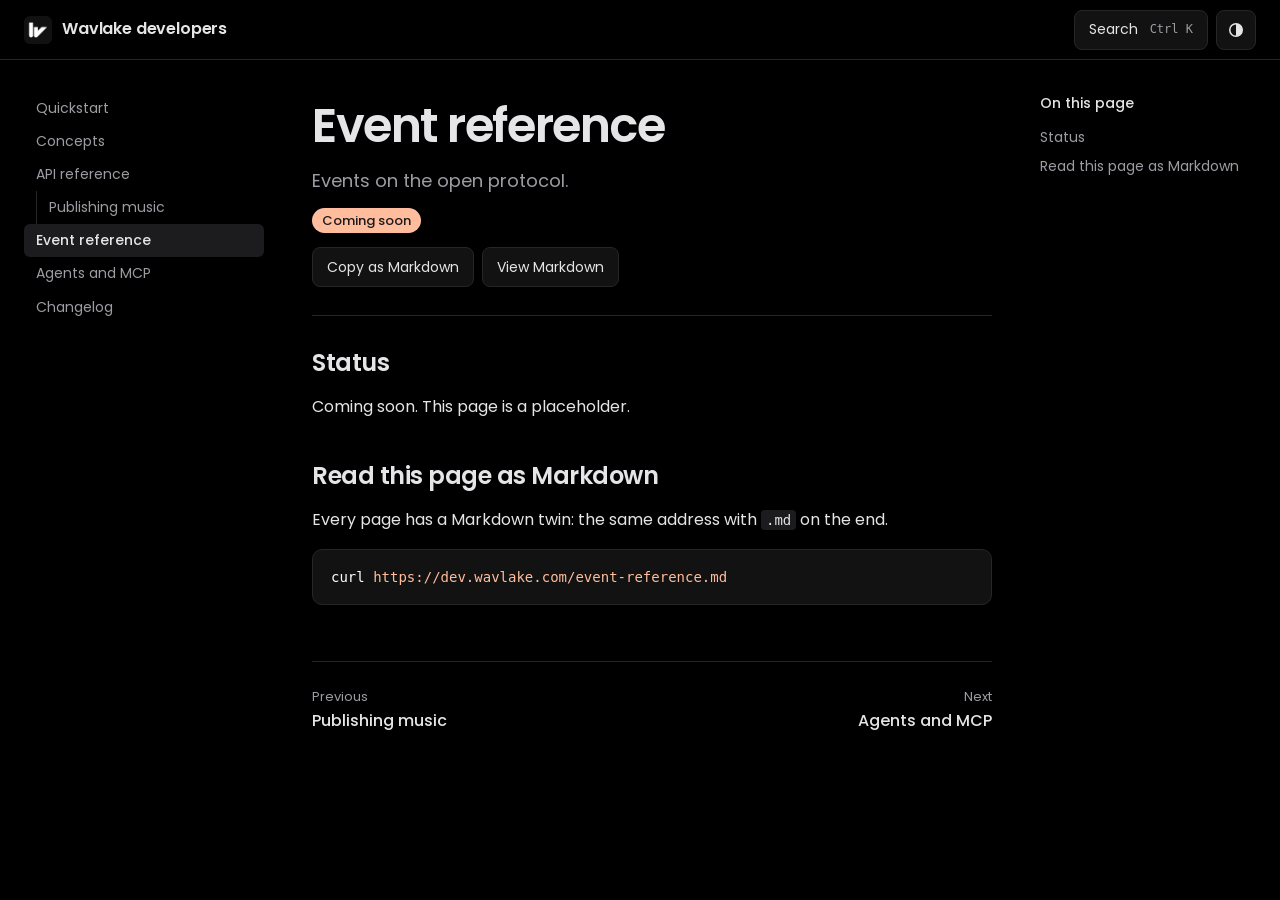
<file: event-reference/index.html>
<!DOCTYPE html><html lang="en"><head><meta charset="utf-8"><meta name="viewport" content="width=device-width, initial-scale=1"><title>Event reference | Wavlake developers</title><meta name="description" content="Events on the open protocol."><link rel="canonical" href="https://dev.wavlake.com/event-reference/"><link rel="alternate" type="text/markdown" href="/event-reference.md"><link rel="llms-txt" href="/llms.txt"><link rel="icon" href="/favicon.ico" sizes="any"><link rel="apple-touch-icon" href="/apple-touch-icon.png"><meta name="theme-color" content="#000000"><script>
      document.documentElement.classList.add('js');
      try {
        if (localStorage.getItem('wavlake-dev-theme') === 'light') {
          document.documentElement.dataset.theme = 'light';
        }
      } catch {
        /* No storage: stay on the default theme. */
      }
    </script><link rel="stylesheet" href="/_astro/Base.DoT3iGsQ.css"></head><body><a class="skip" href="#content">Skip to content</a><header class="top"><a class="brand" href="/"><img src="/wavlake-icon-128.png" alt="Wavlake" width="28" height="28"><span>Wavlake developers</span></a><div class="top-tools"><button class="search-button" type="button" popovertarget="search-panel"><span>Search</span><kbd class="js-only" data-other-hint="Ctrl K">⌘K</kbd></button><button class="theme-button js-only" type="button" aria-label="Switch to light theme" data-theme-toggle data-to-light="Switch to light theme" data-to-dark="Switch to dark theme"><svg viewBox="0 0 16 16" aria-hidden="true" focusable="false"><circle cx="8" cy="8" r="6.25" fill="none" stroke="currentColor" stroke-width="1.5"></circle><path d="M8 1.75a6.25 6.25 0 0 1 0 12.5z" fill="currentColor"></path></svg></button></div><div id="search-panel" class="search" popover role="dialog" aria-label="Search this site"><input class="search-input js-only" type="search" placeholder="Find a page" aria-label="Search this site" autocomplete="off" data-search-input><ul class="search-list"><li data-search-item="build on wavlake docs for an open protocol and signed requests, written for people and the coding agents they work with."><a href="/"><span class="search-title">Build on Wavlake</span><span class="search-summary">Docs for an open protocol and signed requests, written for people and the coding agents they work with.</span></a></li><li data-search-item="quickstart where a new developer starts."><a href="/quickstart/"><span class="search-title">Quickstart</span><span class="search-summary">Where a new developer starts.</span></a></li><li data-search-item="concepts the ideas behind the open protocol and signed requests."><a href="/concepts/"><span class="search-title">Concepts</span><span class="search-summary">The ideas behind the open protocol and signed requests.</span></a></li><li data-search-item="api reference the rest api, call by call."><a href="/api-reference/"><span class="search-title">API reference</span><span class="search-summary">The REST API, call by call.</span></a></li><li data-search-item="publishing music how an app publishes a track or a release that wavlake hosts, with one signed call."><a href="/guides/publishing-music/"><span class="search-title">Publishing music</span><span class="search-summary">How an app publishes a track or a release that Wavlake hosts, with one signed call.</span></a></li><li data-search-item="event reference events on the open protocol."><a href="/event-reference/"><span class="search-title">Event reference</span><span class="search-summary">Events on the open protocol.</span></a></li><li data-search-item="agents and mcp how a coding agent reads this site."><a href="/agents-and-mcp/"><span class="search-title">Agents and MCP</span><span class="search-summary">How a coding agent reads this site.</span></a></li><li data-search-item="changelog what changed on this site."><a href="/changelog/"><span class="search-title">Changelog</span><span class="search-summary">What changed on this site.</span></a></li></ul><p class="search-empty" hidden data-search-empty>No page matches that.</p></div></header><div class="frame"><div class="frame-side"><nav aria-label="Sections"><ul class="side"><li><a href="/quickstart/">Quickstart</a></li><li><a href="/concepts/">Concepts</a></li><li><a href="/api-reference/">API reference</a><ul><li><a href="/guides/publishing-music/">Publishing music</a></li></ul></li><li><a href="/event-reference/" aria-current="page">Event reference</a></li><li><a href="/agents-and-mcp/">Agents and MCP</a></li><li><a href="/changelog/">Changelog</a></li></ul></nav></div><main id="content" class="frame-main"><details class="fold"><summary>Menu</summary><nav aria-label="Sections"><ul class="side"><li><a href="/quickstart/">Quickstart</a></li><li><a href="/concepts/">Concepts</a></li><li><a href="/api-reference/">API reference</a><ul><li><a href="/guides/publishing-music/">Publishing music</a></li></ul></li><li><a href="/event-reference/" aria-current="page">Event reference</a></li><li><a href="/agents-and-mcp/">Agents and MCP</a></li><li><a href="/changelog/">Changelog</a></li></ul></nav></details><header class="article-head"><h1>Event reference</h1><p class="article-summary">Events on the open protocol.</p><p class="pill">Coming soon</p><div class="actions"><button class="action js-only" type="button" data-markdown="/event-reference.md" data-copied="Copied" data-failed="Could not copy. Open the Markdown page instead.">Copy as Markdown</button><a class="action" href="/event-reference.md">View Markdown</a><span class="action-status" role="status" data-copy-status></span></div></header><details class="fold"><summary>On this page</summary><nav aria-label="On this page"><ul class="contents"><li class="depth-2"><a href="#status">Status</a></li><li class="depth-2"><a href="#read-this-page-as-markdown">Read this page as Markdown</a></li></ul></nav></details><article class="prose"><h2 id="status"><a href="#status">Status</a></h2>
<p>Coming soon. This page is a placeholder.</p>
<h2 id="read-this-page-as-markdown"><a href="#read-this-page-as-markdown">Read this page as Markdown</a></h2>
<p>Every page has a Markdown twin: the same address with <code>.md</code> on the end.</p>
<pre class="astro-code astro-code-themes wavlake-dark wavlake-light" style="--shiki-dark:#e5e5e8;--shiki-light:#171717;--shiki-dark-bg:#1e1e1e;--shiki-light-bg:#fffffe; overflow-x: auto;" tabindex="0" data-language="sh"><code><span class="line"><span style="--shiki-dark:#FFFFFF;--shiki-light:#171717">curl</span><span style="--shiki-dark:#FFBD9D;--shiki-light:#8A3D12"> https://dev.wavlake.com/event-reference.md</span></span></code></pre></article><nav class="pager" aria-label="Previous and next page"><a class="pager-previous" href="/guides/publishing-music/" rel="prev"><span>Previous</span>Publishing music</a><a class="pager-next" href="/agents-and-mcp/" rel="next"><span>Next</span>Agents and MCP</a></nav></main><div class="frame-contents"><nav aria-label="On this page"><p class="contents-label">On this page</p><ul class="contents"><li class="depth-2"><a href="#status">Status</a></li><li class="depth-2"><a href="#read-this-page-as-markdown">Read this page as Markdown</a></li></ul></nav></div></div><script type="module">var e=document.documentElement;function t(){let t=document.querySelector(`[data-theme-toggle]`);if(!t)return;let n=()=>{let n=e.dataset.theme===`light`;t.setAttribute(`aria-label`,(n?t.dataset.toDark:t.dataset.toLight)??``)};n(),t.addEventListener(`click`,()=>{let t=e.dataset.theme===`light`?`dark`:`light`;t===`light`?e.dataset.theme=`light`:delete e.dataset.theme;try{localStorage.setItem(`wavlake-dev-theme`,t)}catch{}n()})}function n(){let e=document.querySelector(`#search-panel`),t=e?.querySelector(`[data-search-input]`),n=e?.querySelector(`[data-search-empty]`);if(!e||!t||!n)return;let r=[...e.querySelectorAll(`[data-search-item]`)],i=document.querySelector(`[data-other-hint]`);i&&!/mac|iphone|ipad/i.test(navigator.userAgent)&&(i.textContent=i.dataset.otherHint??``),document.addEventListener(`keydown`,t=>{(t.metaKey||t.ctrlKey)&&t.key.toLowerCase()===`k`&&(t.preventDefault(),e.togglePopover())}),e.addEventListener(`toggle`,e=>{e.newState===`open`&&t.focus()}),t.addEventListener(`input`,()=>{let e=t.value.trim().toLowerCase(),i=0;for(let t of r){let n=(t.dataset.searchItem??``).includes(e);t.hidden=!n,n&&(i+=1)}n.hidden=i>0}),t.addEventListener(`keydown`,e=>{e.key===`Enter`&&(e.preventDefault(),r.find(e=>!e.hidden)?.querySelector(`a`)?.click())})}async function r(e){let t=fetch(e).then(e=>{if(!e.ok)throw Error(String(e.status));return e.text()});if(typeof ClipboardItem==`function`&&navigator.clipboard?.write){let e=t.then(e=>new Blob([e],{type:`text/plain`}));await navigator.clipboard.write([new ClipboardItem({"text/plain":e})])}else await navigator.clipboard.writeText(await t)}function i(){for(let e of document.querySelectorAll(`[data-markdown]`)){let t=e.parentElement?.querySelector(`[data-copy-status]`);e.addEventListener(`click`,()=>{r(e.dataset.markdown??``).then(()=>{t&&(t.textContent=e.dataset.copied??``)},()=>{t&&(t.textContent=e.dataset.failed??``)})})}}t(),n(),i();</script></body></html>
</file>
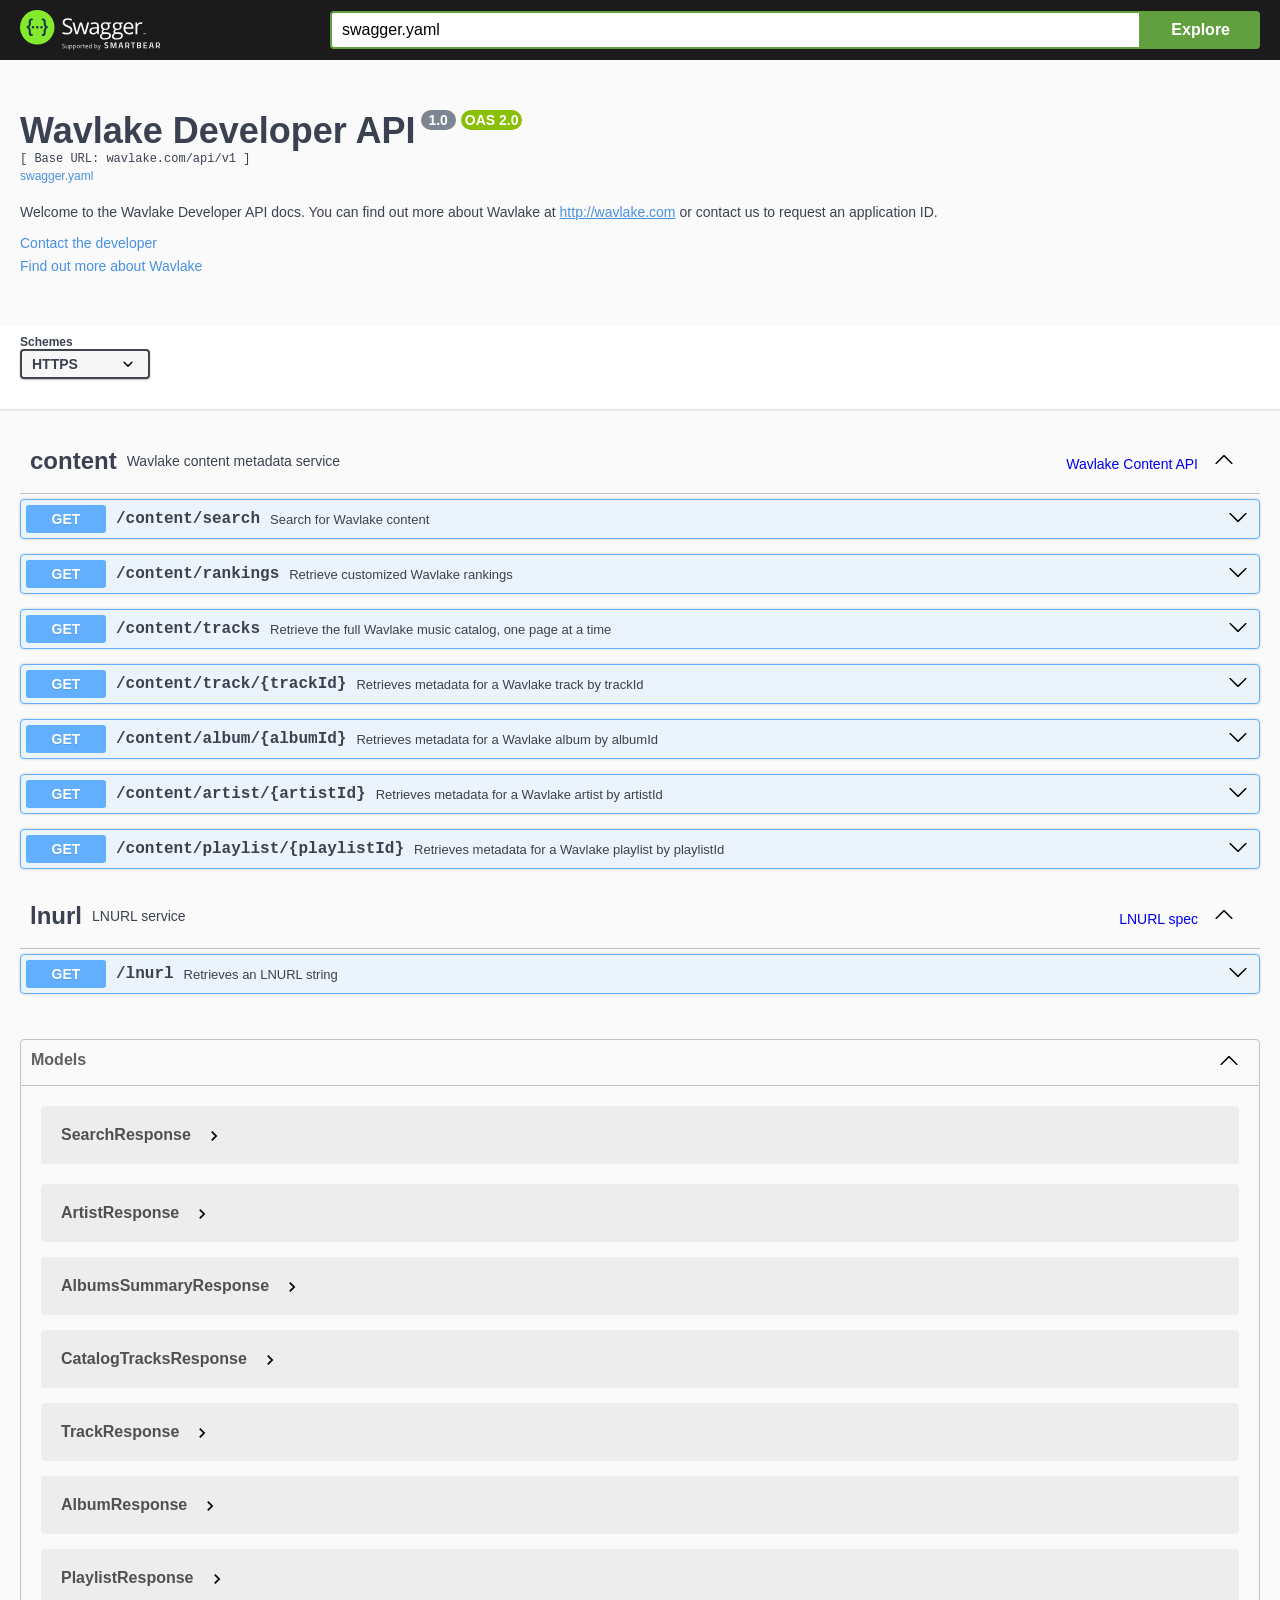
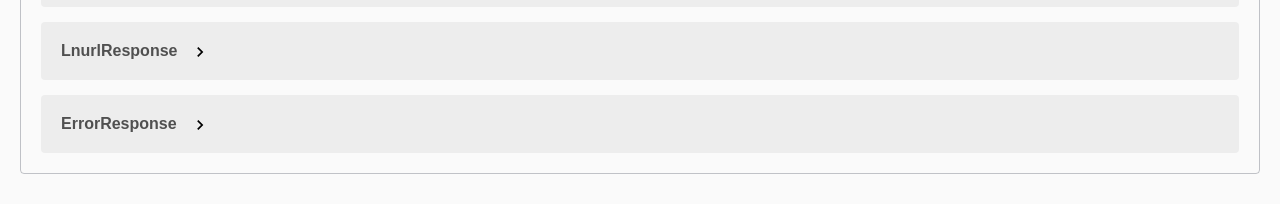
<file: legacy/index.html>
<!-- HTML for static distribution bundle build -->
<!DOCTYPE html>
<html lang="en">

<head>
  <meta charset="UTF-8">
  <title>Swagger UI</title>
  <link rel="stylesheet" type="text/css" href="dist/swagger-ui.css" />
  <link rel="stylesheet" type="text/css" href="dist/index.css" />
  <link rel="icon" type="image/png" href="dist/favicon-32x32.png" sizes="32x32" />
  <link rel="icon" type="image/png" href="dist/favicon-16x16.png" sizes="16x16" />
</head>

<body>
  <div id="swagger-ui"></div>
  <script src="dist/swagger-ui-bundle.js" charset="UTF-8"> </script>
  <script src="dist/swagger-ui-standalone-preset.js" charset="UTF-8"> </script>
  <script src="dist/swagger-initializer.js" charset="UTF-8"> </script>
</body>

</html>
</file>
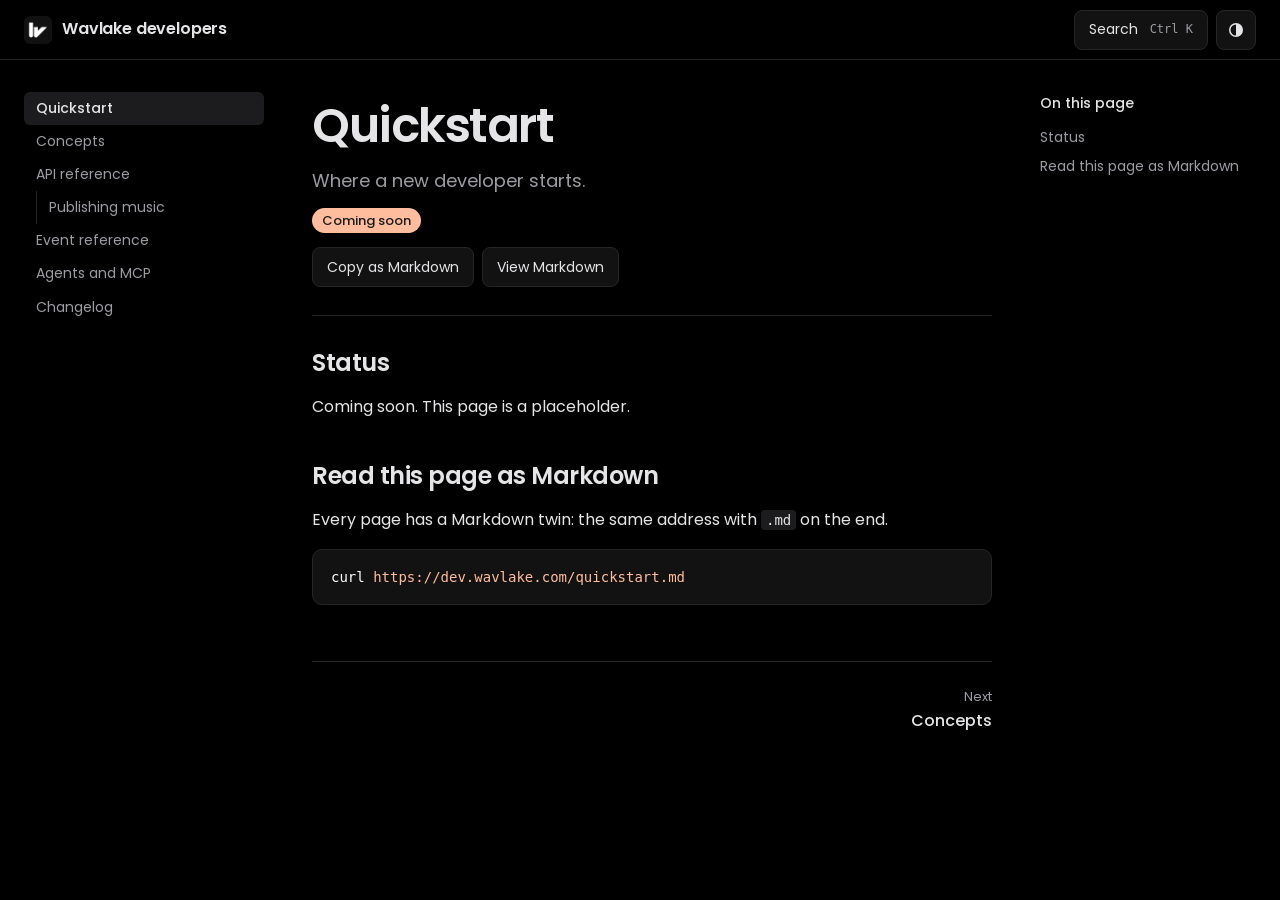
<file: quickstart/index.html>
<!DOCTYPE html><html lang="en"><head><meta charset="utf-8"><meta name="viewport" content="width=device-width, initial-scale=1"><title>Quickstart | Wavlake developers</title><meta name="description" content="Where a new developer starts."><link rel="canonical" href="https://dev.wavlake.com/quickstart/"><link rel="alternate" type="text/markdown" href="/quickstart.md"><link rel="llms-txt" href="/llms.txt"><link rel="icon" href="/favicon.ico" sizes="any"><link rel="apple-touch-icon" href="/apple-touch-icon.png"><meta name="theme-color" content="#000000"><script>
      document.documentElement.classList.add('js');
      try {
        if (localStorage.getItem('wavlake-dev-theme') === 'light') {
          document.documentElement.dataset.theme = 'light';
        }
      } catch {
        /* No storage: stay on the default theme. */
      }
    </script><link rel="stylesheet" href="/_astro/Base.DoT3iGsQ.css"></head><body><a class="skip" href="#content">Skip to content</a><header class="top"><a class="brand" href="/"><img src="/wavlake-icon-128.png" alt="Wavlake" width="28" height="28"><span>Wavlake developers</span></a><div class="top-tools"><button class="search-button" type="button" popovertarget="search-panel"><span>Search</span><kbd class="js-only" data-other-hint="Ctrl K">⌘K</kbd></button><button class="theme-button js-only" type="button" aria-label="Switch to light theme" data-theme-toggle data-to-light="Switch to light theme" data-to-dark="Switch to dark theme"><svg viewBox="0 0 16 16" aria-hidden="true" focusable="false"><circle cx="8" cy="8" r="6.25" fill="none" stroke="currentColor" stroke-width="1.5"></circle><path d="M8 1.75a6.25 6.25 0 0 1 0 12.5z" fill="currentColor"></path></svg></button></div><div id="search-panel" class="search" popover role="dialog" aria-label="Search this site"><input class="search-input js-only" type="search" placeholder="Find a page" aria-label="Search this site" autocomplete="off" data-search-input><ul class="search-list"><li data-search-item="build on wavlake docs for an open protocol and signed requests, written for people and the coding agents they work with."><a href="/"><span class="search-title">Build on Wavlake</span><span class="search-summary">Docs for an open protocol and signed requests, written for people and the coding agents they work with.</span></a></li><li data-search-item="quickstart where a new developer starts."><a href="/quickstart/"><span class="search-title">Quickstart</span><span class="search-summary">Where a new developer starts.</span></a></li><li data-search-item="concepts the ideas behind the open protocol and signed requests."><a href="/concepts/"><span class="search-title">Concepts</span><span class="search-summary">The ideas behind the open protocol and signed requests.</span></a></li><li data-search-item="api reference the rest api, call by call."><a href="/api-reference/"><span class="search-title">API reference</span><span class="search-summary">The REST API, call by call.</span></a></li><li data-search-item="publishing music how an app publishes a track or a release that wavlake hosts, with one signed call."><a href="/guides/publishing-music/"><span class="search-title">Publishing music</span><span class="search-summary">How an app publishes a track or a release that Wavlake hosts, with one signed call.</span></a></li><li data-search-item="event reference events on the open protocol."><a href="/event-reference/"><span class="search-title">Event reference</span><span class="search-summary">Events on the open protocol.</span></a></li><li data-search-item="agents and mcp how a coding agent reads this site."><a href="/agents-and-mcp/"><span class="search-title">Agents and MCP</span><span class="search-summary">How a coding agent reads this site.</span></a></li><li data-search-item="changelog what changed on this site."><a href="/changelog/"><span class="search-title">Changelog</span><span class="search-summary">What changed on this site.</span></a></li></ul><p class="search-empty" hidden data-search-empty>No page matches that.</p></div></header><div class="frame"><div class="frame-side"><nav aria-label="Sections"><ul class="side"><li><a href="/quickstart/" aria-current="page">Quickstart</a></li><li><a href="/concepts/">Concepts</a></li><li><a href="/api-reference/">API reference</a><ul><li><a href="/guides/publishing-music/">Publishing music</a></li></ul></li><li><a href="/event-reference/">Event reference</a></li><li><a href="/agents-and-mcp/">Agents and MCP</a></li><li><a href="/changelog/">Changelog</a></li></ul></nav></div><main id="content" class="frame-main"><details class="fold"><summary>Menu</summary><nav aria-label="Sections"><ul class="side"><li><a href="/quickstart/" aria-current="page">Quickstart</a></li><li><a href="/concepts/">Concepts</a></li><li><a href="/api-reference/">API reference</a><ul><li><a href="/guides/publishing-music/">Publishing music</a></li></ul></li><li><a href="/event-reference/">Event reference</a></li><li><a href="/agents-and-mcp/">Agents and MCP</a></li><li><a href="/changelog/">Changelog</a></li></ul></nav></details><header class="article-head"><h1>Quickstart</h1><p class="article-summary">Where a new developer starts.</p><p class="pill">Coming soon</p><div class="actions"><button class="action js-only" type="button" data-markdown="/quickstart.md" data-copied="Copied" data-failed="Could not copy. Open the Markdown page instead.">Copy as Markdown</button><a class="action" href="/quickstart.md">View Markdown</a><span class="action-status" role="status" data-copy-status></span></div></header><details class="fold"><summary>On this page</summary><nav aria-label="On this page"><ul class="contents"><li class="depth-2"><a href="#status">Status</a></li><li class="depth-2"><a href="#read-this-page-as-markdown">Read this page as Markdown</a></li></ul></nav></details><article class="prose"><h2 id="status"><a href="#status">Status</a></h2>
<p>Coming soon. This page is a placeholder.</p>
<h2 id="read-this-page-as-markdown"><a href="#read-this-page-as-markdown">Read this page as Markdown</a></h2>
<p>Every page has a Markdown twin: the same address with <code>.md</code> on the end.</p>
<pre class="astro-code astro-code-themes wavlake-dark wavlake-light" style="--shiki-dark:#e5e5e8;--shiki-light:#171717;--shiki-dark-bg:#1e1e1e;--shiki-light-bg:#fffffe; overflow-x: auto;" tabindex="0" data-language="sh"><code><span class="line"><span style="--shiki-dark:#FFFFFF;--shiki-light:#171717">curl</span><span style="--shiki-dark:#FFBD9D;--shiki-light:#8A3D12"> https://dev.wavlake.com/quickstart.md</span></span></code></pre></article><nav class="pager" aria-label="Previous and next page"><a class="pager-next" href="/concepts/" rel="next"><span>Next</span>Concepts</a></nav></main><div class="frame-contents"><nav aria-label="On this page"><p class="contents-label">On this page</p><ul class="contents"><li class="depth-2"><a href="#status">Status</a></li><li class="depth-2"><a href="#read-this-page-as-markdown">Read this page as Markdown</a></li></ul></nav></div></div><script type="module">var e=document.documentElement;function t(){let t=document.querySelector(`[data-theme-toggle]`);if(!t)return;let n=()=>{let n=e.dataset.theme===`light`;t.setAttribute(`aria-label`,(n?t.dataset.toDark:t.dataset.toLight)??``)};n(),t.addEventListener(`click`,()=>{let t=e.dataset.theme===`light`?`dark`:`light`;t===`light`?e.dataset.theme=`light`:delete e.dataset.theme;try{localStorage.setItem(`wavlake-dev-theme`,t)}catch{}n()})}function n(){let e=document.querySelector(`#search-panel`),t=e?.querySelector(`[data-search-input]`),n=e?.querySelector(`[data-search-empty]`);if(!e||!t||!n)return;let r=[...e.querySelectorAll(`[data-search-item]`)],i=document.querySelector(`[data-other-hint]`);i&&!/mac|iphone|ipad/i.test(navigator.userAgent)&&(i.textContent=i.dataset.otherHint??``),document.addEventListener(`keydown`,t=>{(t.metaKey||t.ctrlKey)&&t.key.toLowerCase()===`k`&&(t.preventDefault(),e.togglePopover())}),e.addEventListener(`toggle`,e=>{e.newState===`open`&&t.focus()}),t.addEventListener(`input`,()=>{let e=t.value.trim().toLowerCase(),i=0;for(let t of r){let n=(t.dataset.searchItem??``).includes(e);t.hidden=!n,n&&(i+=1)}n.hidden=i>0}),t.addEventListener(`keydown`,e=>{e.key===`Enter`&&(e.preventDefault(),r.find(e=>!e.hidden)?.querySelector(`a`)?.click())})}async function r(e){let t=fetch(e).then(e=>{if(!e.ok)throw Error(String(e.status));return e.text()});if(typeof ClipboardItem==`function`&&navigator.clipboard?.write){let e=t.then(e=>new Blob([e],{type:`text/plain`}));await navigator.clipboard.write([new ClipboardItem({"text/plain":e})])}else await navigator.clipboard.writeText(await t)}function i(){for(let e of document.querySelectorAll(`[data-markdown]`)){let t=e.parentElement?.querySelector(`[data-copy-status]`);e.addEventListener(`click`,()=>{r(e.dataset.markdown??``).then(()=>{t&&(t.textContent=e.dataset.copied??``)},()=>{t&&(t.textContent=e.dataset.failed??``)})})}}t(),n(),i();</script></body></html>
</file>
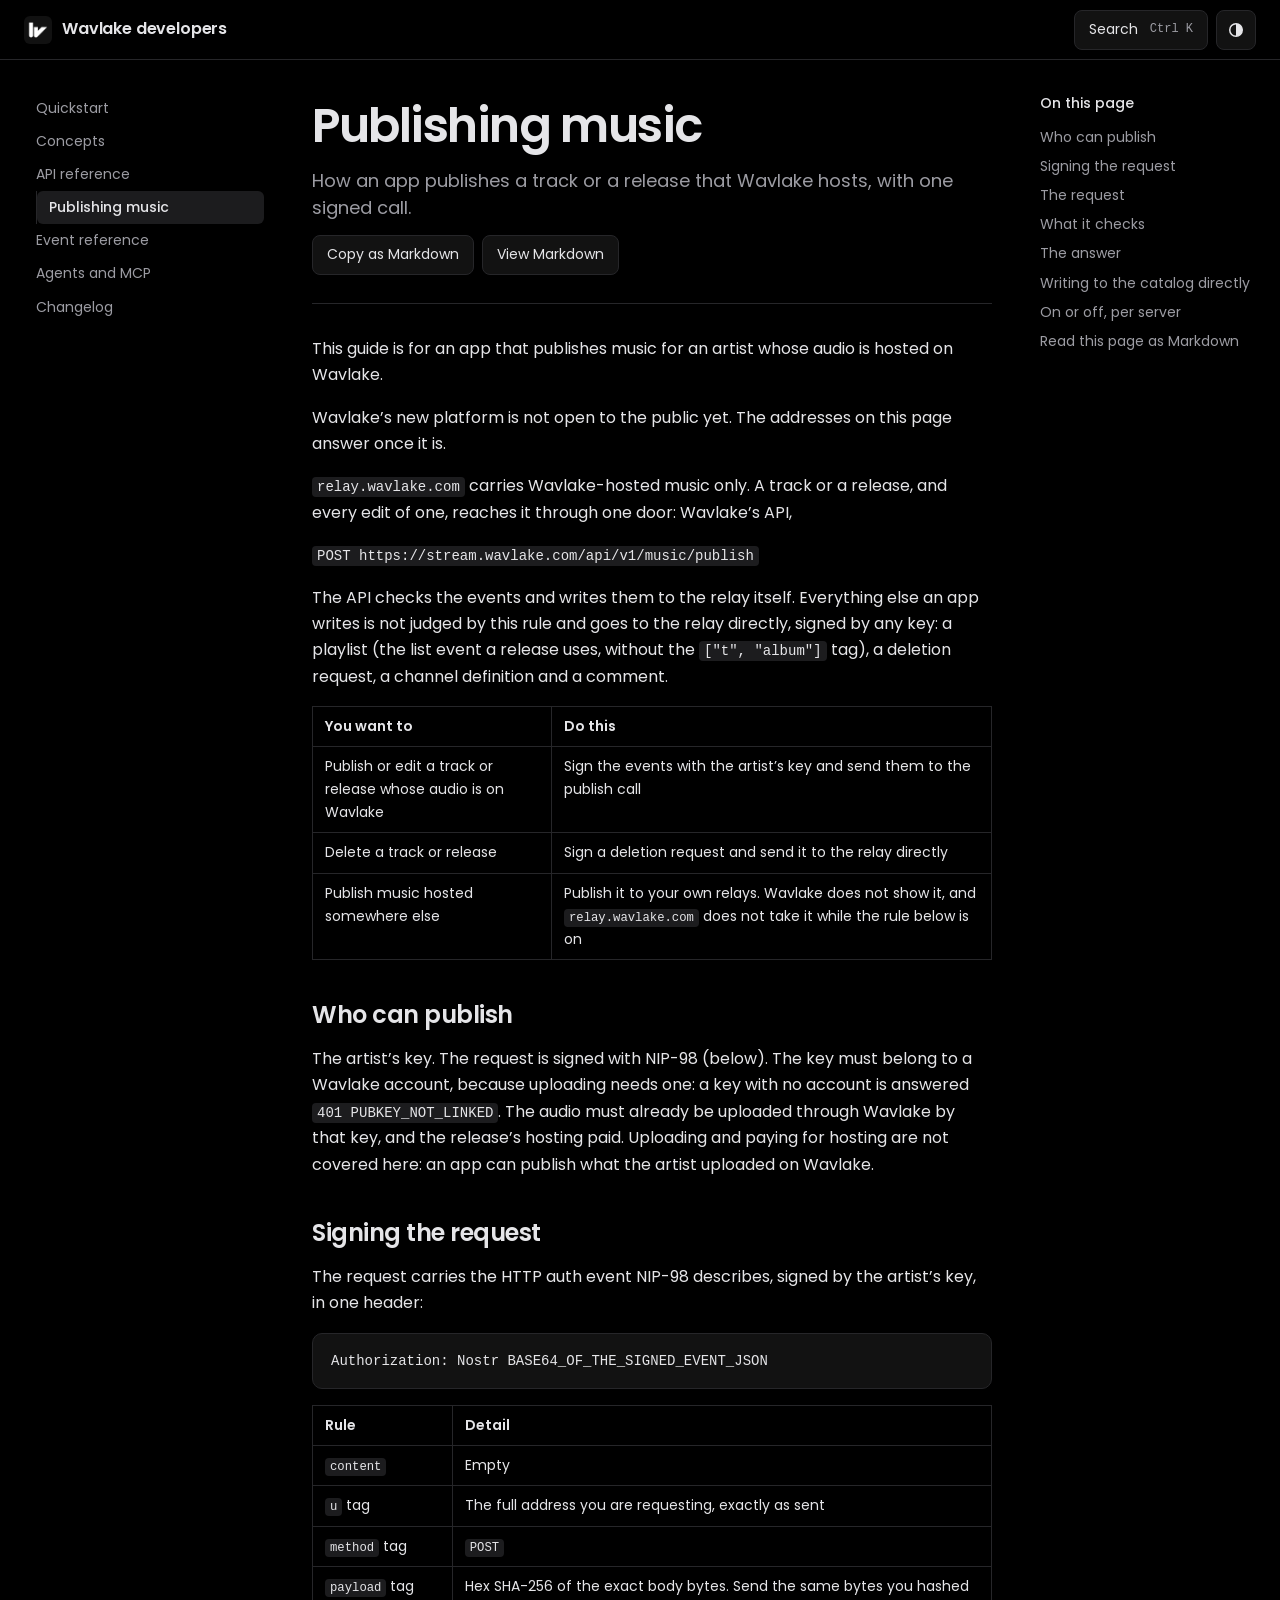
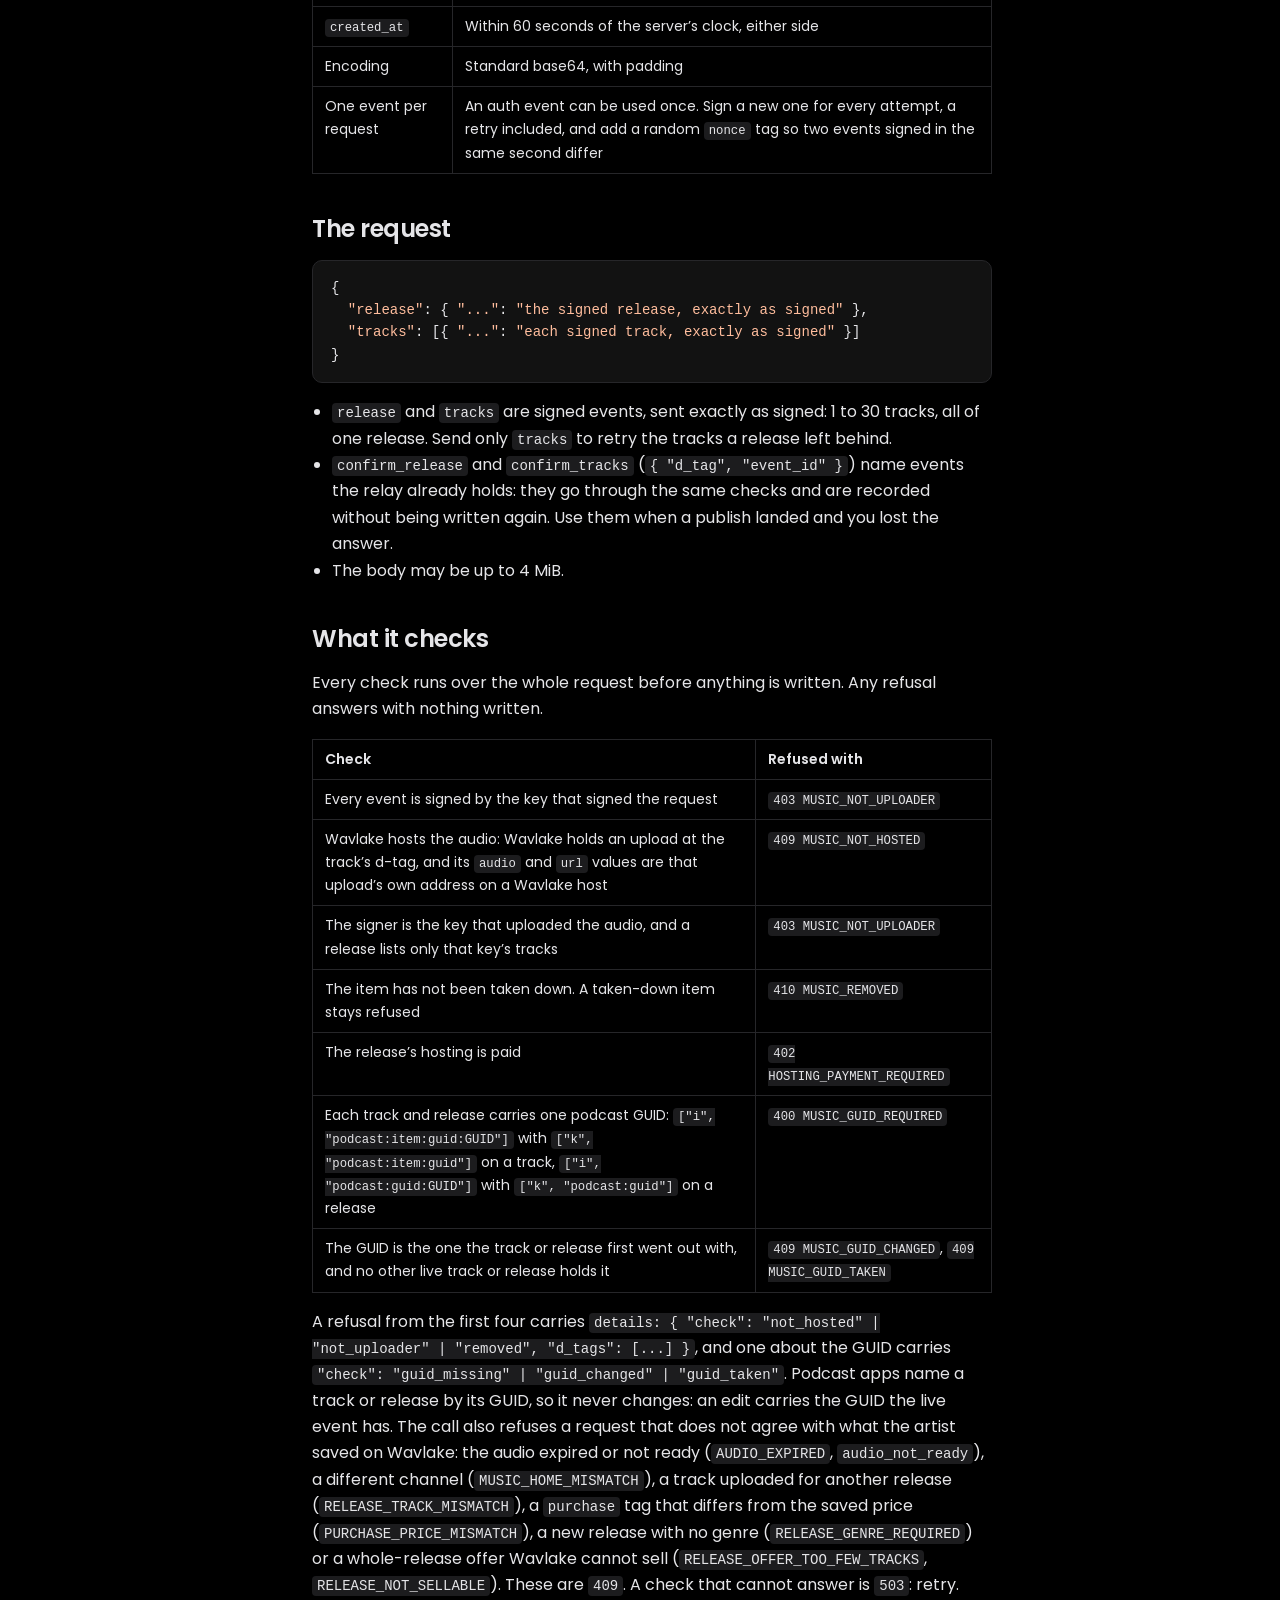
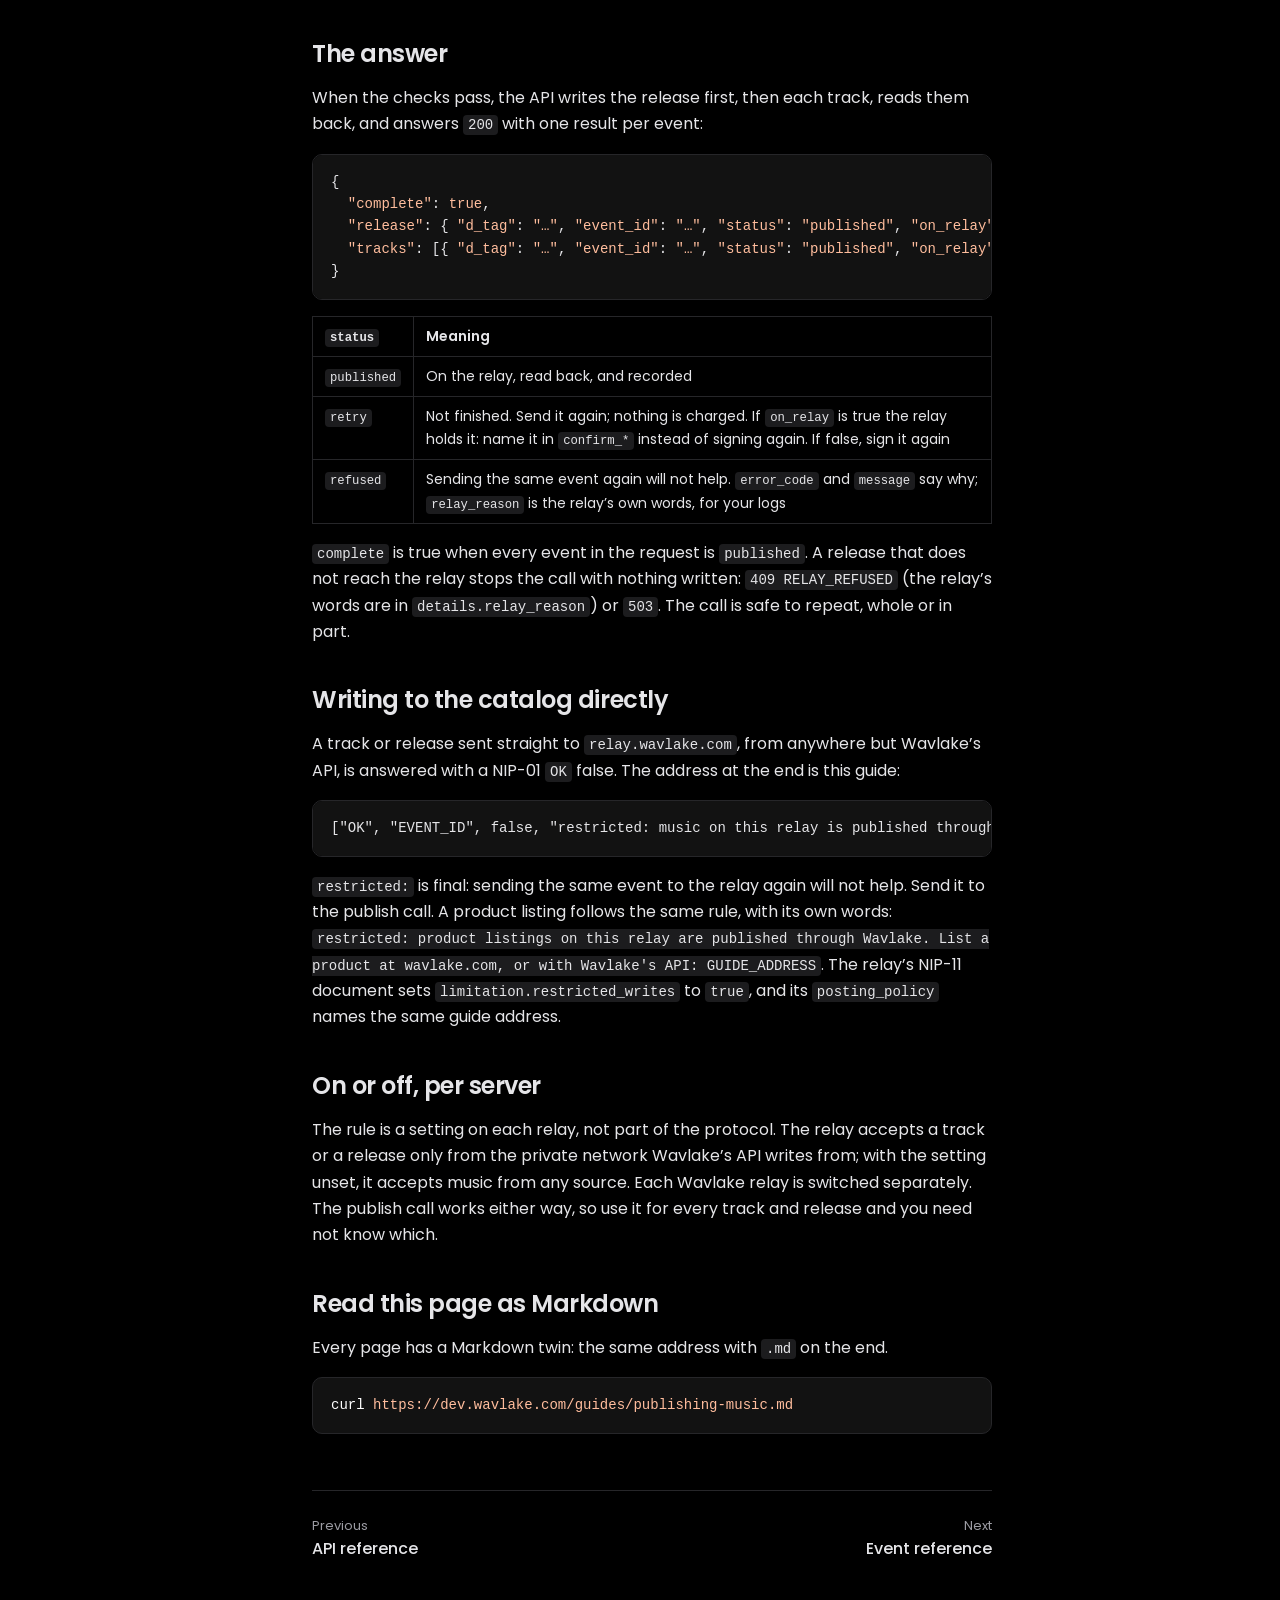
<file: guides/publishing-music/index.html>
<!DOCTYPE html><html lang="en"><head><meta charset="utf-8"><meta name="viewport" content="width=device-width, initial-scale=1"><title>Publishing music | Wavlake developers</title><meta name="description" content="How an app publishes a track or a release that Wavlake hosts, with one signed call."><link rel="canonical" href="https://dev.wavlake.com/guides/publishing-music/"><link rel="alternate" type="text/markdown" href="/guides/publishing-music.md"><link rel="llms-txt" href="/llms.txt"><link rel="icon" href="/favicon.ico" sizes="any"><link rel="apple-touch-icon" href="/apple-touch-icon.png"><meta name="theme-color" content="#000000"><script>
      document.documentElement.classList.add('js');
      try {
        if (localStorage.getItem('wavlake-dev-theme') === 'light') {
          document.documentElement.dataset.theme = 'light';
        }
      } catch {
        /* No storage: stay on the default theme. */
      }
    </script><link rel="stylesheet" href="/_astro/Base.DoT3iGsQ.css"></head><body><a class="skip" href="#content">Skip to content</a><header class="top"><a class="brand" href="/"><img src="/wavlake-icon-128.png" alt="Wavlake" width="28" height="28"><span>Wavlake developers</span></a><div class="top-tools"><button class="search-button" type="button" popovertarget="search-panel"><span>Search</span><kbd class="js-only" data-other-hint="Ctrl K">⌘K</kbd></button><button class="theme-button js-only" type="button" aria-label="Switch to light theme" data-theme-toggle data-to-light="Switch to light theme" data-to-dark="Switch to dark theme"><svg viewBox="0 0 16 16" aria-hidden="true" focusable="false"><circle cx="8" cy="8" r="6.25" fill="none" stroke="currentColor" stroke-width="1.5"></circle><path d="M8 1.75a6.25 6.25 0 0 1 0 12.5z" fill="currentColor"></path></svg></button></div><div id="search-panel" class="search" popover role="dialog" aria-label="Search this site"><input class="search-input js-only" type="search" placeholder="Find a page" aria-label="Search this site" autocomplete="off" data-search-input><ul class="search-list"><li data-search-item="build on wavlake docs for an open protocol and signed requests, written for people and the coding agents they work with."><a href="/"><span class="search-title">Build on Wavlake</span><span class="search-summary">Docs for an open protocol and signed requests, written for people and the coding agents they work with.</span></a></li><li data-search-item="quickstart where a new developer starts."><a href="/quickstart/"><span class="search-title">Quickstart</span><span class="search-summary">Where a new developer starts.</span></a></li><li data-search-item="concepts the ideas behind the open protocol and signed requests."><a href="/concepts/"><span class="search-title">Concepts</span><span class="search-summary">The ideas behind the open protocol and signed requests.</span></a></li><li data-search-item="api reference the rest api, call by call."><a href="/api-reference/"><span class="search-title">API reference</span><span class="search-summary">The REST API, call by call.</span></a></li><li data-search-item="publishing music how an app publishes a track or a release that wavlake hosts, with one signed call."><a href="/guides/publishing-music/"><span class="search-title">Publishing music</span><span class="search-summary">How an app publishes a track or a release that Wavlake hosts, with one signed call.</span></a></li><li data-search-item="event reference events on the open protocol."><a href="/event-reference/"><span class="search-title">Event reference</span><span class="search-summary">Events on the open protocol.</span></a></li><li data-search-item="agents and mcp how a coding agent reads this site."><a href="/agents-and-mcp/"><span class="search-title">Agents and MCP</span><span class="search-summary">How a coding agent reads this site.</span></a></li><li data-search-item="changelog what changed on this site."><a href="/changelog/"><span class="search-title">Changelog</span><span class="search-summary">What changed on this site.</span></a></li></ul><p class="search-empty" hidden data-search-empty>No page matches that.</p></div></header><div class="frame"><div class="frame-side"><nav aria-label="Sections"><ul class="side"><li><a href="/quickstart/">Quickstart</a></li><li><a href="/concepts/">Concepts</a></li><li><a href="/api-reference/">API reference</a><ul><li><a href="/guides/publishing-music/" aria-current="page">Publishing music</a></li></ul></li><li><a href="/event-reference/">Event reference</a></li><li><a href="/agents-and-mcp/">Agents and MCP</a></li><li><a href="/changelog/">Changelog</a></li></ul></nav></div><main id="content" class="frame-main"><details class="fold"><summary>Menu</summary><nav aria-label="Sections"><ul class="side"><li><a href="/quickstart/">Quickstart</a></li><li><a href="/concepts/">Concepts</a></li><li><a href="/api-reference/">API reference</a><ul><li><a href="/guides/publishing-music/" aria-current="page">Publishing music</a></li></ul></li><li><a href="/event-reference/">Event reference</a></li><li><a href="/agents-and-mcp/">Agents and MCP</a></li><li><a href="/changelog/">Changelog</a></li></ul></nav></details><header class="article-head"><h1>Publishing music</h1><p class="article-summary">How an app publishes a track or a release that Wavlake hosts, with one signed call.</p><div class="actions"><button class="action js-only" type="button" data-markdown="/guides/publishing-music.md" data-copied="Copied" data-failed="Could not copy. Open the Markdown page instead.">Copy as Markdown</button><a class="action" href="/guides/publishing-music.md">View Markdown</a><span class="action-status" role="status" data-copy-status></span></div></header><details class="fold"><summary>On this page</summary><nav aria-label="On this page"><ul class="contents"><li class="depth-2"><a href="#who-can-publish">Who can publish</a></li><li class="depth-2"><a href="#signing-the-request">Signing the request</a></li><li class="depth-2"><a href="#the-request">The request</a></li><li class="depth-2"><a href="#what-it-checks">What it checks</a></li><li class="depth-2"><a href="#the-answer">The answer</a></li><li class="depth-2"><a href="#writing-to-the-catalog-directly">Writing to the catalog directly</a></li><li class="depth-2"><a href="#on-or-off-per-server">On or off, per server</a></li><li class="depth-2"><a href="#read-this-page-as-markdown">Read this page as Markdown</a></li></ul></nav></details><article class="prose"><p>This guide is for an app that publishes music for an artist whose audio is hosted on Wavlake.</p>
<p>Wavlake’s new platform is not open to the public yet. The addresses on this page answer once it is.</p>
<p><code>relay.wavlake.com</code> carries Wavlake-hosted music only. A track or a release, and every edit of one, reaches it through one door: Wavlake’s API,</p>
<p><code>POST https://stream.wavlake.com/api/v1/music/publish</code></p>
<p>The API checks the events and writes them to the relay itself. Everything else an app writes is not judged by this rule and goes to the relay directly, signed by any key: a playlist (the list event a release uses, without the <code>["t", "album"]</code> tag), a deletion request, a channel definition and a comment.</p>





















<table><thead><tr><th>You want to</th><th>Do this</th></tr></thead><tbody><tr><td>Publish or edit a track or release whose audio is on Wavlake</td><td>Sign the events with the artist’s key and send them to the publish call</td></tr><tr><td>Delete a track or release</td><td>Sign a deletion request and send it to the relay directly</td></tr><tr><td>Publish music hosted somewhere else</td><td>Publish it to your own relays. Wavlake does not show it, and <code>relay.wavlake.com</code> does not take it while the rule below is on</td></tr></tbody></table>
<h2 id="who-can-publish"><a href="#who-can-publish">Who can publish</a></h2>
<p>The artist’s key. The request is signed with NIP-98 (below). The key must belong to a Wavlake account, because uploading needs one: a key with no account is answered <code>401 PUBKEY_NOT_LINKED</code>. The audio must already be uploaded through Wavlake by that key, and the release’s hosting paid. Uploading and paying for hosting are not covered here: an app can publish what the artist uploaded on Wavlake.</p>
<h2 id="signing-the-request"><a href="#signing-the-request">Signing the request</a></h2>
<p>The request carries the HTTP auth event NIP-98 describes, signed by the artist’s key, in one header:</p>
<pre class="astro-code astro-code-themes wavlake-dark wavlake-light" style="--shiki-dark:#e5e5e8;--shiki-light:#171717;--shiki-dark-bg:#1e1e1e;--shiki-light-bg:#fffffe; overflow-x: auto;" tabindex="0" data-language="plaintext"><code><span class="line"><span>Authorization: Nostr BASE64_OF_THE_SIGNED_EVENT_JSON</span></span></code></pre>





































<table><thead><tr><th>Rule</th><th>Detail</th></tr></thead><tbody><tr><td><code>content</code></td><td>Empty</td></tr><tr><td><code>u</code> tag</td><td>The full address you are requesting, exactly as sent</td></tr><tr><td><code>method</code> tag</td><td><code>POST</code></td></tr><tr><td><code>payload</code> tag</td><td>Hex SHA-256 of the exact body bytes. Send the same bytes you hashed</td></tr><tr><td><code>created_at</code></td><td>Within 60 seconds of the server’s clock, either side</td></tr><tr><td>Encoding</td><td>Standard base64, with padding</td></tr><tr><td>One event per request</td><td>An auth event can be used once. Sign a new one for every attempt, a retry included, and add a random <code>nonce</code> tag so two events signed in the same second differ</td></tr></tbody></table>
<h2 id="the-request"><a href="#the-request">The request</a></h2>
<pre class="astro-code astro-code-themes wavlake-dark wavlake-light" style="--shiki-dark:#e5e5e8;--shiki-light:#171717;--shiki-dark-bg:#1e1e1e;--shiki-light-bg:#fffffe; overflow-x: auto;" tabindex="0" data-language="json"><code><span class="line"><span style="--shiki-dark:#E5E5E8;--shiki-light:#171717">{</span></span>
<span class="line"><span style="--shiki-dark:#FFBD9D;--shiki-light:#8A3D12">  "release"</span><span style="--shiki-dark:#E5E5E8;--shiki-light:#171717">: { </span><span style="--shiki-dark:#FFBD9D;--shiki-light:#8A3D12">"..."</span><span style="--shiki-dark:#E5E5E8;--shiki-light:#171717">: </span><span style="--shiki-dark:#FFBD9D;--shiki-light:#8A3D12">"the signed release, exactly as signed"</span><span style="--shiki-dark:#E5E5E8;--shiki-light:#171717"> },</span></span>
<span class="line"><span style="--shiki-dark:#FFBD9D;--shiki-light:#8A3D12">  "tracks"</span><span style="--shiki-dark:#E5E5E8;--shiki-light:#171717">: [{ </span><span style="--shiki-dark:#FFBD9D;--shiki-light:#8A3D12">"..."</span><span style="--shiki-dark:#E5E5E8;--shiki-light:#171717">: </span><span style="--shiki-dark:#FFBD9D;--shiki-light:#8A3D12">"each signed track, exactly as signed"</span><span style="--shiki-dark:#E5E5E8;--shiki-light:#171717"> }]</span></span>
<span class="line"><span style="--shiki-dark:#E5E5E8;--shiki-light:#171717">}</span></span></code></pre>
<ul>
<li><code>release</code> and <code>tracks</code> are signed events, sent exactly as signed: 1 to 30 tracks, all of one release. Send only <code>tracks</code> to retry the tracks a release left behind.</li>
<li><code>confirm_release</code> and <code>confirm_tracks</code> (<code>{ "d_tag", "event_id" }</code>) name events the relay already holds: they go through the same checks and are recorded without being written again. Use them when a publish landed and you lost the answer.</li>
<li>The body may be up to 4 MiB.</li>
</ul>
<h2 id="what-it-checks"><a href="#what-it-checks">What it checks</a></h2>
<p>Every check runs over the whole request before anything is written. Any refusal answers with nothing written.</p>





































<table><thead><tr><th>Check</th><th>Refused with</th></tr></thead><tbody><tr><td>Every event is signed by the key that signed the request</td><td><code>403 MUSIC_NOT_UPLOADER</code></td></tr><tr><td>Wavlake hosts the audio: Wavlake holds an upload at the track’s d-tag, and its <code>audio</code> and <code>url</code> values are that upload’s own address on a Wavlake host</td><td><code>409 MUSIC_NOT_HOSTED</code></td></tr><tr><td>The signer is the key that uploaded the audio, and a release lists only that key’s tracks</td><td><code>403 MUSIC_NOT_UPLOADER</code></td></tr><tr><td>The item has not been taken down. A taken-down item stays refused</td><td><code>410 MUSIC_REMOVED</code></td></tr><tr><td>The release’s hosting is paid</td><td><code>402 HOSTING_PAYMENT_REQUIRED</code></td></tr><tr><td>Each track and release carries one podcast GUID: <code>["i", "podcast:item:guid:GUID"]</code> with <code>["k", "podcast:item:guid"]</code> on a track, <code>["i", "podcast:guid:GUID"]</code> with <code>["k", "podcast:guid"]</code> on a release</td><td><code>400 MUSIC_GUID_REQUIRED</code></td></tr><tr><td>The GUID is the one the track or release first went out with, and no other live track or release holds it</td><td><code>409 MUSIC_GUID_CHANGED</code>, <code>409 MUSIC_GUID_TAKEN</code></td></tr></tbody></table>
<p>A refusal from the first four carries <code>details: { "check": "not_hosted" | "not_uploader" | "removed", "d_tags": [...] }</code>, and one about the GUID carries <code>"check": "guid_missing" | "guid_changed" | "guid_taken"</code>. Podcast apps name a track or release by its GUID, so it never changes: an edit carries the GUID the live event has. The call also refuses a request that does not agree with what the artist saved on Wavlake: the audio expired or not ready (<code>AUDIO_EXPIRED</code>, <code>audio_not_ready</code>), a different channel (<code>MUSIC_HOME_MISMATCH</code>), a track uploaded for another release (<code>RELEASE_TRACK_MISMATCH</code>), a <code>purchase</code> tag that differs from the saved price (<code>PURCHASE_PRICE_MISMATCH</code>), a new release with no genre (<code>RELEASE_GENRE_REQUIRED</code>) or a whole-release offer Wavlake cannot sell (<code>RELEASE_OFFER_TOO_FEW_TRACKS</code>, <code>RELEASE_NOT_SELLABLE</code>). These are <code>409</code>. A check that cannot answer is <code>503</code>: retry.</p>
<h2 id="the-answer"><a href="#the-answer">The answer</a></h2>
<p>When the checks pass, the API writes the release first, then each track, reads them back, and answers <code>200</code> with one result per event:</p>
<pre class="astro-code astro-code-themes wavlake-dark wavlake-light" style="--shiki-dark:#e5e5e8;--shiki-light:#171717;--shiki-dark-bg:#1e1e1e;--shiki-light-bg:#fffffe; overflow-x: auto;" tabindex="0" data-language="json"><code><span class="line"><span style="--shiki-dark:#E5E5E8;--shiki-light:#171717">{</span></span>
<span class="line"><span style="--shiki-dark:#FFBD9D;--shiki-light:#8A3D12">  "complete"</span><span style="--shiki-dark:#E5E5E8;--shiki-light:#171717">: </span><span style="--shiki-dark:#FFBD9D;--shiki-light:#8A3D12">true</span><span style="--shiki-dark:#E5E5E8;--shiki-light:#171717">,</span></span>
<span class="line"><span style="--shiki-dark:#FFBD9D;--shiki-light:#8A3D12">  "release"</span><span style="--shiki-dark:#E5E5E8;--shiki-light:#171717">: { </span><span style="--shiki-dark:#FFBD9D;--shiki-light:#8A3D12">"d_tag"</span><span style="--shiki-dark:#E5E5E8;--shiki-light:#171717">: </span><span style="--shiki-dark:#FFBD9D;--shiki-light:#8A3D12">"…"</span><span style="--shiki-dark:#E5E5E8;--shiki-light:#171717">, </span><span style="--shiki-dark:#FFBD9D;--shiki-light:#8A3D12">"event_id"</span><span style="--shiki-dark:#E5E5E8;--shiki-light:#171717">: </span><span style="--shiki-dark:#FFBD9D;--shiki-light:#8A3D12">"…"</span><span style="--shiki-dark:#E5E5E8;--shiki-light:#171717">, </span><span style="--shiki-dark:#FFBD9D;--shiki-light:#8A3D12">"status"</span><span style="--shiki-dark:#E5E5E8;--shiki-light:#171717">: </span><span style="--shiki-dark:#FFBD9D;--shiki-light:#8A3D12">"published"</span><span style="--shiki-dark:#E5E5E8;--shiki-light:#171717">, </span><span style="--shiki-dark:#FFBD9D;--shiki-light:#8A3D12">"on_relay"</span><span style="--shiki-dark:#E5E5E8;--shiki-light:#171717">: </span><span style="--shiki-dark:#FFBD9D;--shiki-light:#8A3D12">true</span><span style="--shiki-dark:#E5E5E8;--shiki-light:#171717">, </span><span style="--shiki-dark:#FFBD9D;--shiki-light:#8A3D12">"recorded"</span><span style="--shiki-dark:#E5E5E8;--shiki-light:#171717">: </span><span style="--shiki-dark:#FFBD9D;--shiki-light:#8A3D12">true</span><span style="--shiki-dark:#E5E5E8;--shiki-light:#171717"> },</span></span>
<span class="line"><span style="--shiki-dark:#FFBD9D;--shiki-light:#8A3D12">  "tracks"</span><span style="--shiki-dark:#E5E5E8;--shiki-light:#171717">: [{ </span><span style="--shiki-dark:#FFBD9D;--shiki-light:#8A3D12">"d_tag"</span><span style="--shiki-dark:#E5E5E8;--shiki-light:#171717">: </span><span style="--shiki-dark:#FFBD9D;--shiki-light:#8A3D12">"…"</span><span style="--shiki-dark:#E5E5E8;--shiki-light:#171717">, </span><span style="--shiki-dark:#FFBD9D;--shiki-light:#8A3D12">"event_id"</span><span style="--shiki-dark:#E5E5E8;--shiki-light:#171717">: </span><span style="--shiki-dark:#FFBD9D;--shiki-light:#8A3D12">"…"</span><span style="--shiki-dark:#E5E5E8;--shiki-light:#171717">, </span><span style="--shiki-dark:#FFBD9D;--shiki-light:#8A3D12">"status"</span><span style="--shiki-dark:#E5E5E8;--shiki-light:#171717">: </span><span style="--shiki-dark:#FFBD9D;--shiki-light:#8A3D12">"published"</span><span style="--shiki-dark:#E5E5E8;--shiki-light:#171717">, </span><span style="--shiki-dark:#FFBD9D;--shiki-light:#8A3D12">"on_relay"</span><span style="--shiki-dark:#E5E5E8;--shiki-light:#171717">: </span><span style="--shiki-dark:#FFBD9D;--shiki-light:#8A3D12">true</span><span style="--shiki-dark:#E5E5E8;--shiki-light:#171717">, </span><span style="--shiki-dark:#FFBD9D;--shiki-light:#8A3D12">"recorded"</span><span style="--shiki-dark:#E5E5E8;--shiki-light:#171717">: </span><span style="--shiki-dark:#FFBD9D;--shiki-light:#8A3D12">true</span><span style="--shiki-dark:#E5E5E8;--shiki-light:#171717">, </span><span style="--shiki-dark:#FFBD9D;--shiki-light:#8A3D12">"published_at"</span><span style="--shiki-dark:#E5E5E8;--shiki-light:#171717">: </span><span style="--shiki-dark:#FFBD9D;--shiki-light:#8A3D12">"…"</span><span style="--shiki-dark:#E5E5E8;--shiki-light:#171717"> }]</span></span>
<span class="line"><span style="--shiki-dark:#E5E5E8;--shiki-light:#171717">}</span></span></code></pre>





















<table><thead><tr><th><code>status</code></th><th>Meaning</th></tr></thead><tbody><tr><td><code>published</code></td><td>On the relay, read back, and recorded</td></tr><tr><td><code>retry</code></td><td>Not finished. Send it again; nothing is charged. If <code>on_relay</code> is true the relay holds it: name it in <code>confirm_*</code> instead of signing again. If false, sign it again</td></tr><tr><td><code>refused</code></td><td>Sending the same event again will not help. <code>error_code</code> and <code>message</code> say why; <code>relay_reason</code> is the relay’s own words, for your logs</td></tr></tbody></table>
<p><code>complete</code> is true when every event in the request is <code>published</code>. A release that does not reach the relay stops the call with nothing written: <code>409 RELAY_REFUSED</code> (the relay’s words are in <code>details.relay_reason</code>) or <code>503</code>. The call is safe to repeat, whole or in part.</p>
<h2 id="writing-to-the-catalog-directly"><a href="#writing-to-the-catalog-directly">Writing to the catalog directly</a></h2>
<p>A track or release sent straight to <code>relay.wavlake.com</code>, from anywhere but Wavlake’s API, is answered with a NIP-01 <code>OK</code> false. The address at the end is this guide:</p>
<pre class="astro-code astro-code-themes wavlake-dark wavlake-light" style="--shiki-dark:#e5e5e8;--shiki-light:#171717;--shiki-dark-bg:#1e1e1e;--shiki-light-bg:#fffffe; overflow-x: auto;" tabindex="0" data-language="plaintext"><code><span class="line"><span>["OK", "EVENT_ID", false, "restricted: music on this relay is published through Wavlake. Upload at wavlake.com, or publish with Wavlake's API: GUIDE_ADDRESS"]</span></span></code></pre>
<p><code>restricted:</code> is final: sending the same event to the relay again will not help. Send it to the publish call. A product listing follows the same rule, with its own words: <code>restricted: product listings on this relay are published through Wavlake. List a product at wavlake.com, or with Wavlake's API: GUIDE_ADDRESS</code>. The relay’s NIP-11 document sets <code>limitation.restricted_writes</code> to <code>true</code>, and its <code>posting_policy</code> names the same guide address.</p>
<h2 id="on-or-off-per-server"><a href="#on-or-off-per-server">On or off, per server</a></h2>
<p>The rule is a setting on each relay, not part of the protocol. The relay accepts a track or a release only from the private network Wavlake’s API writes from; with the setting unset, it accepts music from any source. Each Wavlake relay is switched separately. The publish call works either way, so use it for every track and release and you need not know which.</p>
<h2 id="read-this-page-as-markdown"><a href="#read-this-page-as-markdown">Read this page as Markdown</a></h2>
<p>Every page has a Markdown twin: the same address with <code>.md</code> on the end.</p>
<pre class="astro-code astro-code-themes wavlake-dark wavlake-light" style="--shiki-dark:#e5e5e8;--shiki-light:#171717;--shiki-dark-bg:#1e1e1e;--shiki-light-bg:#fffffe; overflow-x: auto;" tabindex="0" data-language="sh"><code><span class="line"><span style="--shiki-dark:#FFFFFF;--shiki-light:#171717">curl</span><span style="--shiki-dark:#FFBD9D;--shiki-light:#8A3D12"> https://dev.wavlake.com/guides/publishing-music.md</span></span></code></pre></article><nav class="pager" aria-label="Previous and next page"><a class="pager-previous" href="/api-reference/" rel="prev"><span>Previous</span>API reference</a><a class="pager-next" href="/event-reference/" rel="next"><span>Next</span>Event reference</a></nav></main><div class="frame-contents"><nav aria-label="On this page"><p class="contents-label">On this page</p><ul class="contents"><li class="depth-2"><a href="#who-can-publish">Who can publish</a></li><li class="depth-2"><a href="#signing-the-request">Signing the request</a></li><li class="depth-2"><a href="#the-request">The request</a></li><li class="depth-2"><a href="#what-it-checks">What it checks</a></li><li class="depth-2"><a href="#the-answer">The answer</a></li><li class="depth-2"><a href="#writing-to-the-catalog-directly">Writing to the catalog directly</a></li><li class="depth-2"><a href="#on-or-off-per-server">On or off, per server</a></li><li class="depth-2"><a href="#read-this-page-as-markdown">Read this page as Markdown</a></li></ul></nav></div></div><script type="module">var e=document.documentElement;function t(){let t=document.querySelector(`[data-theme-toggle]`);if(!t)return;let n=()=>{let n=e.dataset.theme===`light`;t.setAttribute(`aria-label`,(n?t.dataset.toDark:t.dataset.toLight)??``)};n(),t.addEventListener(`click`,()=>{let t=e.dataset.theme===`light`?`dark`:`light`;t===`light`?e.dataset.theme=`light`:delete e.dataset.theme;try{localStorage.setItem(`wavlake-dev-theme`,t)}catch{}n()})}function n(){let e=document.querySelector(`#search-panel`),t=e?.querySelector(`[data-search-input]`),n=e?.querySelector(`[data-search-empty]`);if(!e||!t||!n)return;let r=[...e.querySelectorAll(`[data-search-item]`)],i=document.querySelector(`[data-other-hint]`);i&&!/mac|iphone|ipad/i.test(navigator.userAgent)&&(i.textContent=i.dataset.otherHint??``),document.addEventListener(`keydown`,t=>{(t.metaKey||t.ctrlKey)&&t.key.toLowerCase()===`k`&&(t.preventDefault(),e.togglePopover())}),e.addEventListener(`toggle`,e=>{e.newState===`open`&&t.focus()}),t.addEventListener(`input`,()=>{let e=t.value.trim().toLowerCase(),i=0;for(let t of r){let n=(t.dataset.searchItem??``).includes(e);t.hidden=!n,n&&(i+=1)}n.hidden=i>0}),t.addEventListener(`keydown`,e=>{e.key===`Enter`&&(e.preventDefault(),r.find(e=>!e.hidden)?.querySelector(`a`)?.click())})}async function r(e){let t=fetch(e).then(e=>{if(!e.ok)throw Error(String(e.status));return e.text()});if(typeof ClipboardItem==`function`&&navigator.clipboard?.write){let e=t.then(e=>new Blob([e],{type:`text/plain`}));await navigator.clipboard.write([new ClipboardItem({"text/plain":e})])}else await navigator.clipboard.writeText(await t)}function i(){for(let e of document.querySelectorAll(`[data-markdown]`)){let t=e.parentElement?.querySelector(`[data-copy-status]`);e.addEventListener(`click`,()=>{r(e.dataset.markdown??``).then(()=>{t&&(t.textContent=e.dataset.copied??``)},()=>{t&&(t.textContent=e.dataset.failed??``)})})}}t(),n(),i();</script></body></html>
</file>
<file: _astro/Base.DoT3iGsQ.css>
@font-face{font-family:Poppins;font-style:normal;font-display:swap;font-weight:400;src:url(/_astro/poppins-latin-400-normal.cpxAROuN.woff2)format("woff2"),url(/_astro/poppins-latin-400-normal.BOb3E3N0.woff)format("woff")}@font-face{font-family:Poppins;font-style:normal;font-display:swap;font-weight:500;src:url(/_astro/poppins-latin-500-normal.C8OXljZJ.woff2)format("woff2"),url(/_astro/poppins-latin-500-normal.DGXqpDMm.woff)format("woff")}@font-face{font-family:Poppins;font-style:normal;font-display:swap;font-weight:600;src:url(/_astro/poppins-latin-600-normal.zEkxB9Mr.woff2)format("woff2"),url(/_astro/poppins-latin-600-normal.BJdTmd5m.woff)format("woff")}:root{color-scheme:dark;--page:#000;--surface:#121212;--raised:#1c1c1e;--line:#262629;--text:#e5e5e8;--muted:#9c9ca3;--link:#ffbd9d;--focus:#ffbd9d;--peach:#ffbd9d;--on-peach:#1a1a1a;--code-surface:#121212;--code-text:#e5e5e8;--code-comment:#9c9ca3;--code-string:#ffbd9d;--code-word:#fff}:root[data-theme=light]{color-scheme:light;--page:#f6f6f6;--surface:#fff;--raised:#f0f0f0;--line:#e6e6e6;--text:#171717;--muted:#626262;--link:#171717;--focus:#171717;--code-surface:#fff;--code-text:#171717;--code-comment:#626262;--code-string:#8a3d12;--code-word:#171717}*,:before,:after{box-sizing:border-box}html{-webkit-text-size-adjust:100%;scroll-padding-top:5rem;font-size:100%}body{background:var(--page);min-height:100vh;color:var(--text);margin:0;font-family:Poppins,ui-sans-serif,system-ui,sans-serif;font-size:1rem;line-height:1.65}h1,h2,h3,p,ul,figure{margin:0}ul{padding:0;list-style:none}a{color:var(--link);text-underline-offset:.2em}code,kbd,pre{font-family:ui-monospace,SF Mono,Menlo,Consolas,monospace}:focus-visible{outline:2px solid var(--focus);outline-offset:2px;border-radius:2px}html:not(.js) .js-only{display:none}.skip{z-index:30;background:var(--peach);color:var(--on-peach);padding:.5rem .75rem;position:absolute;top:-4rem;left:1rem}.skip:focus{top:.5rem}.top{z-index:20;background:var(--page);border-bottom:1px solid var(--line);justify-content:space-between;align-items:center;gap:1rem;height:3.75rem;padding:0 1.5rem;display:flex;position:sticky;top:0}.brand{min-width:0;color:var(--text);letter-spacing:-.01em;white-space:nowrap;align-items:center;gap:.625rem;font-weight:600;text-decoration:none;display:inline-flex}.brand img{border-radius:6px}.top-tools{align-items:center;gap:.5rem;display:flex}.search-button,.theme-button,.action{border:1px solid var(--line);background:var(--surface);min-height:2.5rem;color:var(--text);font:inherit;cursor:pointer;border-radius:8px;justify-content:center;align-items:center;gap:.75rem;padding:0 .875rem;font-size:.875rem;text-decoration:none;display:inline-flex}.search-button:hover,.theme-button:hover,.action:hover{background:var(--raised)}.search-button kbd{color:var(--muted);font-size:.75rem}.theme-button{width:2.5rem;padding:0}.theme-button svg{width:1rem;height:1rem}.search{border:1px solid var(--line);background:var(--surface);width:min(36rem,100vw - 2rem);max-height:70vh;color:var(--text);border-radius:12px;margin:0;padding:0;position:fixed;inset:12vh auto auto 50%;overflow:auto;transform:translate(-50%)}.search::backdrop{background:#0009}.search-input{border:0;border-bottom:1px solid var(--line);background:var(--surface);width:100%;color:var(--text);font:inherit;padding:.875rem 1rem;position:sticky;top:0}.search-input::placeholder{color:var(--muted)}.search-list a{color:var(--text);padding:.625rem 1rem;text-decoration:none;display:block}.search-list a:hover,.search-list a:focus-visible{background:var(--raised)}.search-title{font-weight:500;display:block}.search-summary,.search-empty{color:var(--muted);font-size:.875rem;display:block}.search-empty{padding:.75rem 1rem}.pill{background:var(--peach);color:var(--on-peach);border-radius:999px;padding:.125rem .625rem;font-size:.8125rem;font-weight:500;display:inline-block}.landing{max-width:76rem;margin:0 auto;padding:clamp(2.5rem,7vw,5.5rem) 1.5rem 4rem}.hero{justify-items:start;gap:1.25rem;display:grid}.hero h1{letter-spacing:-.04em;font-size:clamp(2.5rem,9.5vw,6.5rem);font-weight:600;line-height:1}.lede{max-width:38rem;color:var(--muted);font-size:clamp(1.0625rem,2vw,1.25rem);line-height:1.5}.index{grid-template-columns:minmax(0,3fr) minmax(0,2fr);gap:clamp(2.5rem,6vw,5rem);margin-top:clamp(3rem,7vw,5rem);display:grid}.index h2{letter-spacing:-.01em;margin-bottom:.75rem;font-size:1.25rem;font-weight:600}.tracks li{border-top:1px solid var(--line)}.tracks a{color:var(--text);grid-template-columns:minmax(0,1fr) auto;align-items:center;column-gap:1.25rem;padding:.875rem 0;text-decoration:none;display:grid}.tracks a:hover .track-title{text-underline-offset:.2em;text-decoration:underline}.track-title{font-weight:500}.track-status,.track-summary{color:var(--muted);font-size:.875rem}.track-summary{grid-column:1/-1}.files li{border-top:1px solid var(--line);gap:.125rem;padding:.875rem 0;display:grid}.files span{color:var(--muted);font-size:.875rem}.frame{grid-template-columns:15rem minmax(0,1fr) 13.5rem;gap:3rem;max-width:90rem;margin:0 auto;padding:0 1.5rem;display:grid}.frame-side,.frame-contents{align-self:start;max-height:calc(100vh - 3.75rem);padding:2rem 0;font-size:.875rem;position:sticky;top:3.75rem;overflow-y:auto}.frame-main{min-width:0;max-width:44rem;padding:2.5rem 0 4rem}.side a{color:var(--muted);border-radius:6px;padding:.3125rem .75rem;text-decoration:none;display:block}.side a:hover{color:var(--text)}.side a[aria-current=page]{background:var(--raised);color:var(--text);font-weight:500}.side ul{border-left:1px solid var(--line);margin-left:.75rem}.contents-label{color:var(--text);margin-bottom:.5rem;font-weight:500}.contents a{color:var(--muted);padding:.1875rem 0;text-decoration:none;display:block}.contents a:hover{color:var(--text)}.contents .depth-3{padding-left:.75rem}.fold{border:1px solid var(--line);background:var(--surface);border-radius:8px;margin-bottom:1.25rem;font-size:.875rem;display:none}.fold summary{cursor:pointer;min-height:2.75rem;padding:.625rem .875rem;font-weight:500}.fold nav{padding:0 .875rem .75rem}.article-head{border-bottom:1px solid var(--line);justify-items:start;gap:.875rem;margin-bottom:2rem;padding-bottom:1.75rem;display:grid}.article-head h1{letter-spacing:-.03em;font-size:clamp(2.125rem,6vw,3rem);font-weight:600;line-height:1.1}.article-summary{color:var(--muted);font-size:1.125rem;line-height:1.5}.article-origin{color:var(--muted);font-size:.875rem}.actions{flex-wrap:wrap;align-items:center;gap:.5rem;display:flex}.action-status{color:var(--muted);font-size:.875rem}.prose{overflow-wrap:anywhere}.prose>*+*{margin-top:1rem}.prose h2{letter-spacing:-.02em;margin-top:2.5rem;font-size:1.5rem;font-weight:600;line-height:1.25}.prose h3{margin-top:2rem;font-size:1.125rem;font-weight:600;line-height:1.35}.prose h2 a,.prose h3 a{color:inherit;text-decoration:none}.prose h2 a:hover,.prose h3 a:hover{text-decoration:underline}.prose>:first-child{margin-top:0}.prose ul{padding-left:1.25rem;list-style:outside}.prose :not(pre)>code{background:var(--raised);border-radius:4px;padding:.125rem .3125rem;font-size:.875em}.prose pre{border:1px solid var(--line);background:var(--code-surface);overflow-wrap:normal;border-radius:10px;padding:1rem 1.125rem;font-size:.875rem;line-height:1.6;overflow-x:auto}.prose pre,.prose pre span{color:var(--shiki-dark)}:root[data-theme=light] .prose pre,:root[data-theme=light] .prose pre span{color:var(--shiki-light)}.prose table{border-collapse:collapse;width:100%;font-size:.875rem;display:block;overflow-x:auto}.prose th,.prose td{overflow-wrap:normal;border:1px solid var(--line);text-align:left;vertical-align:top;padding:.5rem .75rem}.pager{border-top:1px solid var(--line);justify-content:space-between;gap:1rem;margin-top:3.5rem;padding-top:1.5rem;display:flex}.pager a{color:var(--text);font-weight:500;text-decoration:none;display:grid}.pager a:hover{text-underline-offset:.2em;text-decoration:underline}.pager span{color:var(--muted);font-size:.8125rem;font-weight:400}.pager-next{text-align:right;margin-left:auto}@media (width<=75rem){.frame{grid-template-columns:14rem minmax(0,1fr)}.frame-contents{display:none}.frame-main>.fold:not(:first-child){display:block}}@media (width<=56rem){.frame{grid-template-columns:minmax(0,1fr);padding:0 1rem}.frame-side{display:none}.frame-main{max-width:none;padding-top:1.25rem}.frame-main>.fold{display:block}.top{padding:0 1rem}.landing{padding-left:1rem;padding-right:1rem}.index{grid-template-columns:minmax(0,1fr)}}@media (width<=30rem){.brand span{display:none}.search-button{padding:0 .75rem}}
</file>
<file: legacy/dist/index.css>
html {
    box-sizing: border-box;
    overflow: -moz-scrollbars-vertical;
    overflow-y: scroll;
}

*,
*:before,
*:after {
    box-sizing: inherit;
}

body {
    margin: 0;
    background: #fafafa;
}
</file>
<file: legacy/dist/swagger-ui.css>
.swagger-ui{color:#3b4151;font-family:sans-serif/*! normalize.css v7.0.0 | MIT License | github.com/necolas/normalize.css */}.swagger-ui html{line-height:1.15;-ms-text-size-adjust:100%;-webkit-text-size-adjust:100%}.swagger-ui body{margin:0}.swagger-ui article,.swagger-ui aside,.swagger-ui footer,.swagger-ui header,.swagger-ui nav,.swagger-ui section{display:block}.swagger-ui h1{font-size:2em;margin:.67em 0}.swagger-ui figcaption,.swagger-ui figure,.swagger-ui main{display:block}.swagger-ui figure{margin:1em 40px}.swagger-ui hr{box-sizing:content-box;height:0;overflow:visible}.swagger-ui pre{font-family:monospace,monospace;font-size:1em}.swagger-ui a{background-color:transparent;-webkit-text-decoration-skip:objects}.swagger-ui abbr[title]{border-bottom:none;text-decoration:underline;-webkit-text-decoration:underline dotted;text-decoration:underline dotted}.swagger-ui b,.swagger-ui strong{font-weight:inherit;font-weight:bolder}.swagger-ui code,.swagger-ui kbd,.swagger-ui samp{font-family:monospace,monospace;font-size:1em}.swagger-ui dfn{font-style:italic}.swagger-ui mark{background-color:#ff0;color:#000}.swagger-ui small{font-size:80%}.swagger-ui sub,.swagger-ui sup{font-size:75%;line-height:0;position:relative;vertical-align:baseline}.swagger-ui sub{bottom:-.25em}.swagger-ui sup{top:-.5em}.swagger-ui audio,.swagger-ui video{display:inline-block}.swagger-ui audio:not([controls]){display:none;height:0}.swagger-ui img{border-style:none}.swagger-ui svg:not(:root){overflow:hidden}.swagger-ui button,.swagger-ui input,.swagger-ui optgroup,.swagger-ui select,.swagger-ui textarea{font-family:sans-serif;font-size:100%;line-height:1.15;margin:0}.swagger-ui button,.swagger-ui input{overflow:visible}.swagger-ui button,.swagger-ui select{text-transform:none}.swagger-ui [type=reset],.swagger-ui [type=submit],.swagger-ui button,.swagger-ui html [type=button]{-webkit-appearance:button}.swagger-ui [type=button]::-moz-focus-inner,.swagger-ui [type=reset]::-moz-focus-inner,.swagger-ui [type=submit]::-moz-focus-inner,.swagger-ui button::-moz-focus-inner{border-style:none;padding:0}.swagger-ui [type=button]:-moz-focusring,.swagger-ui [type=reset]:-moz-focusring,.swagger-ui [type=submit]:-moz-focusring,.swagger-ui button:-moz-focusring{outline:1px dotted ButtonText}.swagger-ui fieldset{padding:.35em .75em .625em}.swagger-ui legend{box-sizing:border-box;color:inherit;display:table;max-width:100%;padding:0;white-space:normal}.swagger-ui progress{display:inline-block;vertical-align:baseline}.swagger-ui textarea{overflow:auto}.swagger-ui [type=checkbox],.swagger-ui [type=radio]{box-sizing:border-box;padding:0}.swagger-ui [type=number]::-webkit-inner-spin-button,.swagger-ui [type=number]::-webkit-outer-spin-button{height:auto}.swagger-ui [type=search]{-webkit-appearance:textfield;outline-offset:-2px}.swagger-ui [type=search]::-webkit-search-cancel-button,.swagger-ui [type=search]::-webkit-search-decoration{-webkit-appearance:none}.swagger-ui ::-webkit-file-upload-button{-webkit-appearance:button;font:inherit}.swagger-ui details,.swagger-ui menu{display:block}.swagger-ui summary{display:list-item}.swagger-ui canvas{display:inline-block}.swagger-ui [hidden],.swagger-ui template{display:none}.swagger-ui .debug *{outline:1px solid gold}.swagger-ui .debug-white *{outline:1px solid #fff}.swagger-ui .debug-black *{outline:1px solid #000}.swagger-ui .debug-grid{background:transparent url([data-uri]) repeat 0 0}.swagger-ui .debug-grid-16{background:transparent url([data-uri]) repeat 0 0}.swagger-ui .debug-grid-8-solid{background:#fff url([data-uri]) repeat 0 0}.swagger-ui .debug-grid-16-solid{background:#fff url([data-uri]) repeat 0 0}.swagger-ui .border-box,.swagger-ui a,.swagger-ui article,.swagger-ui body,.swagger-ui code,.swagger-ui dd,.swagger-ui div,.swagger-ui dl,.swagger-ui dt,.swagger-ui fieldset,.swagger-ui footer,.swagger-ui form,.swagger-ui h1,.swagger-ui h2,.swagger-ui h3,.swagger-ui h4,.swagger-ui h5,.swagger-ui h6,.swagger-ui header,.swagger-ui html,.swagger-ui input[type=email],.swagger-ui input[type=number],.swagger-ui input[type=password],.swagger-ui input[type=tel],.swagger-ui input[type=text],.swagger-ui input[type=url],.swagger-ui legend,.swagger-ui li,.swagger-ui main,.swagger-ui ol,.swagger-ui p,.swagger-ui pre,.swagger-ui section,.swagger-ui table,.swagger-ui td,.swagger-ui textarea,.swagger-ui th,.swagger-ui tr,.swagger-ui ul{box-sizing:border-box}.swagger-ui .aspect-ratio{height:0;position:relative}.swagger-ui .aspect-ratio--16x9{padding-bottom:56.25%}.swagger-ui .aspect-ratio--9x16{padding-bottom:177.77%}.swagger-ui .aspect-ratio--4x3{padding-bottom:75%}.swagger-ui .aspect-ratio--3x4{padding-bottom:133.33%}.swagger-ui .aspect-ratio--6x4{padding-bottom:66.6%}.swagger-ui .aspect-ratio--4x6{padding-bottom:150%}.swagger-ui .aspect-ratio--8x5{padding-bottom:62.5%}.swagger-ui .aspect-ratio--5x8{padding-bottom:160%}.swagger-ui .aspect-ratio--7x5{padding-bottom:71.42%}.swagger-ui .aspect-ratio--5x7{padding-bottom:140%}.swagger-ui .aspect-ratio--1x1{padding-bottom:100%}.swagger-ui .aspect-ratio--object{bottom:0;height:100%;left:0;position:absolute;right:0;top:0;width:100%;z-index:100}@media screen and (min-width:30em){.swagger-ui .aspect-ratio-ns{height:0;position:relative}.swagger-ui .aspect-ratio--16x9-ns{padding-bottom:56.25%}.swagger-ui .aspect-ratio--9x16-ns{padding-bottom:177.77%}.swagger-ui .aspect-ratio--4x3-ns{padding-bottom:75%}.swagger-ui .aspect-ratio--3x4-ns{padding-bottom:133.33%}.swagger-ui .aspect-ratio--6x4-ns{padding-bottom:66.6%}.swagger-ui .aspect-ratio--4x6-ns{padding-bottom:150%}.swagger-ui .aspect-ratio--8x5-ns{padding-bottom:62.5%}.swagger-ui .aspect-ratio--5x8-ns{padding-bottom:160%}.swagger-ui .aspect-ratio--7x5-ns{padding-bottom:71.42%}.swagger-ui .aspect-ratio--5x7-ns{padding-bottom:140%}.swagger-ui .aspect-ratio--1x1-ns{padding-bottom:100%}.swagger-ui .aspect-ratio--object-ns{bottom:0;height:100%;left:0;position:absolute;right:0;top:0;width:100%;z-index:100}}@media screen and (min-width:30em)and (max-width:60em){.swagger-ui .aspect-ratio-m{height:0;position:relative}.swagger-ui .aspect-ratio--16x9-m{padding-bottom:56.25%}.swagger-ui .aspect-ratio--9x16-m{padding-bottom:177.77%}.swagger-ui .aspect-ratio--4x3-m{padding-bottom:75%}.swagger-ui .aspect-ratio--3x4-m{padding-bottom:133.33%}.swagger-ui .aspect-ratio--6x4-m{padding-bottom:66.6%}.swagger-ui .aspect-ratio--4x6-m{padding-bottom:150%}.swagger-ui .aspect-ratio--8x5-m{padding-bottom:62.5%}.swagger-ui .aspect-ratio--5x8-m{padding-bottom:160%}.swagger-ui .aspect-ratio--7x5-m{padding-bottom:71.42%}.swagger-ui .aspect-ratio--5x7-m{padding-bottom:140%}.swagger-ui .aspect-ratio--1x1-m{padding-bottom:100%}.swagger-ui .aspect-ratio--object-m{bottom:0;height:100%;left:0;position:absolute;right:0;top:0;width:100%;z-index:100}}@media screen and (min-width:60em){.swagger-ui .aspect-ratio-l{height:0;position:relative}.swagger-ui .aspect-ratio--16x9-l{padding-bottom:56.25%}.swagger-ui .aspect-ratio--9x16-l{padding-bottom:177.77%}.swagger-ui .aspect-ratio--4x3-l{padding-bottom:75%}.swagger-ui .aspect-ratio--3x4-l{padding-bottom:133.33%}.swagger-ui .aspect-ratio--6x4-l{padding-bottom:66.6%}.swagger-ui .aspect-ratio--4x6-l{padding-bottom:150%}.swagger-ui .aspect-ratio--8x5-l{padding-bottom:62.5%}.swagger-ui .aspect-ratio--5x8-l{padding-bottom:160%}.swagger-ui .aspect-ratio--7x5-l{padding-bottom:71.42%}.swagger-ui .aspect-ratio--5x7-l{padding-bottom:140%}.swagger-ui .aspect-ratio--1x1-l{padding-bottom:100%}.swagger-ui .aspect-ratio--object-l{bottom:0;height:100%;left:0;position:absolute;right:0;top:0;width:100%;z-index:100}}.swagger-ui img{max-width:100%}.swagger-ui .cover{background-size:cover!important}.swagger-ui .contain{background-size:contain!important}@media screen and (min-width:30em){.swagger-ui .cover-ns{background-size:cover!important}.swagger-ui .contain-ns{background-size:contain!important}}@media screen and (min-width:30em)and (max-width:60em){.swagger-ui .cover-m{background-size:cover!important}.swagger-ui .contain-m{background-size:contain!important}}@media screen and (min-width:60em){.swagger-ui .cover-l{background-size:cover!important}.swagger-ui .contain-l{background-size:contain!important}}.swagger-ui .bg-center{background-position:50%;background-repeat:no-repeat}.swagger-ui .bg-top{background-position:top;background-repeat:no-repeat}.swagger-ui .bg-right{background-position:100%;background-repeat:no-repeat}.swagger-ui .bg-bottom{background-position:bottom;background-repeat:no-repeat}.swagger-ui .bg-left{background-position:0;background-repeat:no-repeat}@media screen and (min-width:30em){.swagger-ui .bg-center-ns{background-position:50%;background-repeat:no-repeat}.swagger-ui .bg-top-ns{background-position:top;background-repeat:no-repeat}.swagger-ui .bg-right-ns{background-position:100%;background-repeat:no-repeat}.swagger-ui .bg-bottom-ns{background-position:bottom;background-repeat:no-repeat}.swagger-ui .bg-left-ns{background-position:0;background-repeat:no-repeat}}@media screen and (min-width:30em)and (max-width:60em){.swagger-ui .bg-center-m{background-position:50%;background-repeat:no-repeat}.swagger-ui .bg-top-m{background-position:top;background-repeat:no-repeat}.swagger-ui .bg-right-m{background-position:100%;background-repeat:no-repeat}.swagger-ui .bg-bottom-m{background-position:bottom;background-repeat:no-repeat}.swagger-ui .bg-left-m{background-position:0;background-repeat:no-repeat}}@media screen and (min-width:60em){.swagger-ui .bg-center-l{background-position:50%;background-repeat:no-repeat}.swagger-ui .bg-top-l{background-position:top;background-repeat:no-repeat}.swagger-ui .bg-right-l{background-position:100%;background-repeat:no-repeat}.swagger-ui .bg-bottom-l{background-position:bottom;background-repeat:no-repeat}.swagger-ui .bg-left-l{background-position:0;background-repeat:no-repeat}}.swagger-ui .outline{outline:1px solid}.swagger-ui .outline-transparent{outline:1px solid transparent}.swagger-ui .outline-0{outline:0}@media screen and (min-width:30em){.swagger-ui .outline-ns{outline:1px solid}.swagger-ui .outline-transparent-ns{outline:1px solid transparent}.swagger-ui .outline-0-ns{outline:0}}@media screen and (min-width:30em)and (max-width:60em){.swagger-ui .outline-m{outline:1px solid}.swagger-ui .outline-transparent-m{outline:1px solid transparent}.swagger-ui .outline-0-m{outline:0}}@media screen and (min-width:60em){.swagger-ui .outline-l{outline:1px solid}.swagger-ui .outline-transparent-l{outline:1px solid transparent}.swagger-ui .outline-0-l{outline:0}}.swagger-ui .ba{border-style:solid;border-width:1px}.swagger-ui .bt{border-top-style:solid;border-top-width:1px}.swagger-ui .br{border-right-style:solid;border-right-width:1px}.swagger-ui .bb{border-bottom-style:solid;border-bottom-width:1px}.swagger-ui .bl{border-left-style:solid;border-left-width:1px}.swagger-ui .bn{border-style:none;border-width:0}@media screen and (min-width:30em){.swagger-ui .ba-ns{border-style:solid;border-width:1px}.swagger-ui .bt-ns{border-top-style:solid;border-top-width:1px}.swagger-ui .br-ns{border-right-style:solid;border-right-width:1px}.swagger-ui .bb-ns{border-bottom-style:solid;border-bottom-width:1px}.swagger-ui .bl-ns{border-left-style:solid;border-left-width:1px}.swagger-ui .bn-ns{border-style:none;border-width:0}}@media screen and (min-width:30em)and (max-width:60em){.swagger-ui .ba-m{border-style:solid;border-width:1px}.swagger-ui .bt-m{border-top-style:solid;border-top-width:1px}.swagger-ui .br-m{border-right-style:solid;border-right-width:1px}.swagger-ui .bb-m{border-bottom-style:solid;border-bottom-width:1px}.swagger-ui .bl-m{border-left-style:solid;border-left-width:1px}.swagger-ui .bn-m{border-style:none;border-width:0}}@media screen and (min-width:60em){.swagger-ui .ba-l{border-style:solid;border-width:1px}.swagger-ui .bt-l{border-top-style:solid;border-top-width:1px}.swagger-ui .br-l{border-right-style:solid;border-right-width:1px}.swagger-ui .bb-l{border-bottom-style:solid;border-bottom-width:1px}.swagger-ui .bl-l{border-left-style:solid;border-left-width:1px}.swagger-ui .bn-l{border-style:none;border-width:0}}.swagger-ui .b--black{border-color:#000}.swagger-ui .b--near-black{border-color:#111}.swagger-ui .b--dark-gray{border-color:#333}.swagger-ui .b--mid-gray{border-color:#555}.swagger-ui .b--gray{border-color:#777}.swagger-ui .b--silver{border-color:#999}.swagger-ui .b--light-silver{border-color:#aaa}.swagger-ui .b--moon-gray{border-color:#ccc}.swagger-ui .b--light-gray{border-color:#eee}.swagger-ui .b--near-white{border-color:#f4f4f4}.swagger-ui .b--white{border-color:#fff}.swagger-ui .b--white-90{border-color:hsla(0,0%,100%,.9)}.swagger-ui .b--white-80{border-color:hsla(0,0%,100%,.8)}.swagger-ui .b--white-70{border-color:hsla(0,0%,100%,.7)}.swagger-ui .b--white-60{border-color:hsla(0,0%,100%,.6)}.swagger-ui .b--white-50{border-color:hsla(0,0%,100%,.5)}.swagger-ui .b--white-40{border-color:hsla(0,0%,100%,.4)}.swagger-ui .b--white-30{border-color:hsla(0,0%,100%,.3)}.swagger-ui .b--white-20{border-color:hsla(0,0%,100%,.2)}.swagger-ui .b--white-10{border-color:hsla(0,0%,100%,.1)}.swagger-ui .b--white-05{border-color:hsla(0,0%,100%,.05)}.swagger-ui .b--white-025{border-color:hsla(0,0%,100%,.025)}.swagger-ui .b--white-0125{border-color:hsla(0,0%,100%,.013)}.swagger-ui .b--black-90{border-color:rgba(0,0,0,.9)}.swagger-ui .b--black-80{border-color:rgba(0,0,0,.8)}.swagger-ui .b--black-70{border-color:rgba(0,0,0,.7)}.swagger-ui .b--black-60{border-color:rgba(0,0,0,.6)}.swagger-ui .b--black-50{border-color:rgba(0,0,0,.5)}.swagger-ui .b--black-40{border-color:rgba(0,0,0,.4)}.swagger-ui .b--black-30{border-color:rgba(0,0,0,.3)}.swagger-ui .b--black-20{border-color:rgba(0,0,0,.2)}.swagger-ui .b--black-10{border-color:rgba(0,0,0,.1)}.swagger-ui .b--black-05{border-color:rgba(0,0,0,.05)}.swagger-ui .b--black-025{border-color:rgba(0,0,0,.025)}.swagger-ui .b--black-0125{border-color:rgba(0,0,0,.013)}.swagger-ui .b--dark-red{border-color:#e7040f}.swagger-ui .b--red{border-color:#ff4136}.swagger-ui .b--light-red{border-color:#ff725c}.swagger-ui .b--orange{border-color:#ff6300}.swagger-ui .b--gold{border-color:#ffb700}.swagger-ui .b--yellow{border-color:gold}.swagger-ui .b--light-yellow{border-color:#fbf1a9}.swagger-ui .b--purple{border-color:#5e2ca5}.swagger-ui .b--light-purple{border-color:#a463f2}.swagger-ui .b--dark-pink{border-color:#d5008f}.swagger-ui .b--hot-pink{border-color:#ff41b4}.swagger-ui .b--pink{border-color:#ff80cc}.swagger-ui .b--light-pink{border-color:#ffa3d7}.swagger-ui .b--dark-green{border-color:#137752}.swagger-ui .b--green{border-color:#19a974}.swagger-ui .b--light-green{border-color:#9eebcf}.swagger-ui .b--navy{border-color:#001b44}.swagger-ui .b--dark-blue{border-color:#00449e}.swagger-ui .b--blue{border-color:#357edd}.swagger-ui .b--light-blue{border-color:#96ccff}.swagger-ui .b--lightest-blue{border-color:#cdecff}.swagger-ui .b--washed-blue{border-color:#f6fffe}.swagger-ui .b--washed-green{border-color:#e8fdf5}.swagger-ui .b--washed-yellow{border-color:#fffceb}.swagger-ui .b--washed-red{border-color:#ffdfdf}.swagger-ui .b--transparent{border-color:transparent}.swagger-ui .b--inherit{border-color:inherit}.swagger-ui .br0{border-radius:0}.swagger-ui .br1{border-radius:.125rem}.swagger-ui .br2{border-radius:.25rem}.swagger-ui .br3{border-radius:.5rem}.swagger-ui .br4{border-radius:1rem}.swagger-ui .br-100{border-radius:100%}.swagger-ui .br-pill{border-radius:9999px}.swagger-ui .br--bottom{border-top-left-radius:0;border-top-right-radius:0}.swagger-ui .br--top{border-bottom-left-radius:0;border-bottom-right-radius:0}.swagger-ui .br--right{border-bottom-left-radius:0;border-top-left-radius:0}.swagger-ui .br--left{border-bottom-right-radius:0;border-top-right-radius:0}@media screen and (min-width:30em){.swagger-ui .br0-ns{border-radius:0}.swagger-ui .br1-ns{border-radius:.125rem}.swagger-ui .br2-ns{border-radius:.25rem}.swagger-ui .br3-ns{border-radius:.5rem}.swagger-ui .br4-ns{border-radius:1rem}.swagger-ui .br-100-ns{border-radius:100%}.swagger-ui .br-pill-ns{border-radius:9999px}.swagger-ui .br--bottom-ns{border-top-left-radius:0;border-top-right-radius:0}.swagger-ui .br--top-ns{border-bottom-left-radius:0;border-bottom-right-radius:0}.swagger-ui .br--right-ns{border-bottom-left-radius:0;border-top-left-radius:0}.swagger-ui .br--left-ns{border-bottom-right-radius:0;border-top-right-radius:0}}@media screen and (min-width:30em)and (max-width:60em){.swagger-ui .br0-m{border-radius:0}.swagger-ui .br1-m{border-radius:.125rem}.swagger-ui .br2-m{border-radius:.25rem}.swagger-ui .br3-m{border-radius:.5rem}.swagger-ui .br4-m{border-radius:1rem}.swagger-ui .br-100-m{border-radius:100%}.swagger-ui .br-pill-m{border-radius:9999px}.swagger-ui .br--bottom-m{border-top-left-radius:0;border-top-right-radius:0}.swagger-ui .br--top-m{border-bottom-left-radius:0;border-bottom-right-radius:0}.swagger-ui .br--right-m{border-bottom-left-radius:0;border-top-left-radius:0}.swagger-ui .br--left-m{border-bottom-right-radius:0;border-top-right-radius:0}}@media screen and (min-width:60em){.swagger-ui .br0-l{border-radius:0}.swagger-ui .br1-l{border-radius:.125rem}.swagger-ui .br2-l{border-radius:.25rem}.swagger-ui .br3-l{border-radius:.5rem}.swagger-ui .br4-l{border-radius:1rem}.swagger-ui .br-100-l{border-radius:100%}.swagger-ui .br-pill-l{border-radius:9999px}.swagger-ui .br--bottom-l{border-top-left-radius:0;border-top-right-radius:0}.swagger-ui .br--top-l{border-bottom-left-radius:0;border-bottom-right-radius:0}.swagger-ui .br--right-l{border-bottom-left-radius:0;border-top-left-radius:0}.swagger-ui .br--left-l{border-bottom-right-radius:0;border-top-right-radius:0}}.swagger-ui .b--dotted{border-style:dotted}.swagger-ui .b--dashed{border-style:dashed}.swagger-ui .b--solid{border-style:solid}.swagger-ui .b--none{border-style:none}@media screen and (min-width:30em){.swagger-ui .b--dotted-ns{border-style:dotted}.swagger-ui .b--dashed-ns{border-style:dashed}.swagger-ui .b--solid-ns{border-style:solid}.swagger-ui .b--none-ns{border-style:none}}@media screen and (min-width:30em)and (max-width:60em){.swagger-ui .b--dotted-m{border-style:dotted}.swagger-ui .b--dashed-m{border-style:dashed}.swagger-ui .b--solid-m{border-style:solid}.swagger-ui .b--none-m{border-style:none}}@media screen and (min-width:60em){.swagger-ui .b--dotted-l{border-style:dotted}.swagger-ui .b--dashed-l{border-style:dashed}.swagger-ui .b--solid-l{border-style:solid}.swagger-ui .b--none-l{border-style:none}}.swagger-ui .bw0{border-width:0}.swagger-ui .bw1{border-width:.125rem}.swagger-ui .bw2{border-width:.25rem}.swagger-ui .bw3{border-width:.5rem}.swagger-ui .bw4{border-width:1rem}.swagger-ui .bw5{border-width:2rem}.swagger-ui .bt-0{border-top-width:0}.swagger-ui .br-0{border-right-width:0}.swagger-ui .bb-0{border-bottom-width:0}.swagger-ui .bl-0{border-left-width:0}@media screen and (min-width:30em){.swagger-ui .bw0-ns{border-width:0}.swagger-ui .bw1-ns{border-width:.125rem}.swagger-ui .bw2-ns{border-width:.25rem}.swagger-ui .bw3-ns{border-width:.5rem}.swagger-ui .bw4-ns{border-width:1rem}.swagger-ui .bw5-ns{border-width:2rem}.swagger-ui .bt-0-ns{border-top-width:0}.swagger-ui .br-0-ns{border-right-width:0}.swagger-ui .bb-0-ns{border-bottom-width:0}.swagger-ui .bl-0-ns{border-left-width:0}}@media screen and (min-width:30em)and (max-width:60em){.swagger-ui .bw0-m{border-width:0}.swagger-ui .bw1-m{border-width:.125rem}.swagger-ui .bw2-m{border-width:.25rem}.swagger-ui .bw3-m{border-width:.5rem}.swagger-ui .bw4-m{border-width:1rem}.swagger-ui .bw5-m{border-width:2rem}.swagger-ui .bt-0-m{border-top-width:0}.swagger-ui .br-0-m{border-right-width:0}.swagger-ui .bb-0-m{border-bottom-width:0}.swagger-ui .bl-0-m{border-left-width:0}}@media screen and (min-width:60em){.swagger-ui .bw0-l{border-width:0}.swagger-ui .bw1-l{border-width:.125rem}.swagger-ui .bw2-l{border-width:.25rem}.swagger-ui .bw3-l{border-width:.5rem}.swagger-ui .bw4-l{border-width:1rem}.swagger-ui .bw5-l{border-width:2rem}.swagger-ui .bt-0-l{border-top-width:0}.swagger-ui .br-0-l{border-right-width:0}.swagger-ui .bb-0-l{border-bottom-width:0}.swagger-ui .bl-0-l{border-left-width:0}}.swagger-ui .shadow-1{box-shadow:0 0 4px 2px rgba(0,0,0,.2)}.swagger-ui .shadow-2{box-shadow:0 0 8px 2px rgba(0,0,0,.2)}.swagger-ui .shadow-3{box-shadow:2px 2px 4px 2px rgba(0,0,0,.2)}.swagger-ui .shadow-4{box-shadow:2px 2px 8px 0 rgba(0,0,0,.2)}.swagger-ui .shadow-5{box-shadow:4px 4px 8px 0 rgba(0,0,0,.2)}@media screen and (min-width:30em){.swagger-ui .shadow-1-ns{box-shadow:0 0 4px 2px rgba(0,0,0,.2)}.swagger-ui .shadow-2-ns{box-shadow:0 0 8px 2px rgba(0,0,0,.2)}.swagger-ui .shadow-3-ns{box-shadow:2px 2px 4px 2px rgba(0,0,0,.2)}.swagger-ui .shadow-4-ns{box-shadow:2px 2px 8px 0 rgba(0,0,0,.2)}.swagger-ui .shadow-5-ns{box-shadow:4px 4px 8px 0 rgba(0,0,0,.2)}}@media screen and (min-width:30em)and (max-width:60em){.swagger-ui .shadow-1-m{box-shadow:0 0 4px 2px rgba(0,0,0,.2)}.swagger-ui .shadow-2-m{box-shadow:0 0 8px 2px rgba(0,0,0,.2)}.swagger-ui .shadow-3-m{box-shadow:2px 2px 4px 2px rgba(0,0,0,.2)}.swagger-ui .shadow-4-m{box-shadow:2px 2px 8px 0 rgba(0,0,0,.2)}.swagger-ui .shadow-5-m{box-shadow:4px 4px 8px 0 rgba(0,0,0,.2)}}@media screen and (min-width:60em){.swagger-ui .shadow-1-l{box-shadow:0 0 4px 2px rgba(0,0,0,.2)}.swagger-ui .shadow-2-l{box-shadow:0 0 8px 2px rgba(0,0,0,.2)}.swagger-ui .shadow-3-l{box-shadow:2px 2px 4px 2px rgba(0,0,0,.2)}.swagger-ui .shadow-4-l{box-shadow:2px 2px 8px 0 rgba(0,0,0,.2)}.swagger-ui .shadow-5-l{box-shadow:4px 4px 8px 0 rgba(0,0,0,.2)}}.swagger-ui .pre{overflow-x:auto;overflow-y:hidden;overflow:scroll}.swagger-ui .top-0{top:0}.swagger-ui .right-0{right:0}.swagger-ui .bottom-0{bottom:0}.swagger-ui .left-0{left:0}.swagger-ui .top-1{top:1rem}.swagger-ui .right-1{right:1rem}.swagger-ui .bottom-1{bottom:1rem}.swagger-ui .left-1{left:1rem}.swagger-ui .top-2{top:2rem}.swagger-ui .right-2{right:2rem}.swagger-ui .bottom-2{bottom:2rem}.swagger-ui .left-2{left:2rem}.swagger-ui .top--1{top:-1rem}.swagger-ui .right--1{right:-1rem}.swagger-ui .bottom--1{bottom:-1rem}.swagger-ui .left--1{left:-1rem}.swagger-ui .top--2{top:-2rem}.swagger-ui .right--2{right:-2rem}.swagger-ui .bottom--2{bottom:-2rem}.swagger-ui .left--2{left:-2rem}.swagger-ui .absolute--fill{bottom:0;left:0;right:0;top:0}@media screen and (min-width:30em){.swagger-ui .top-0-ns{top:0}.swagger-ui .left-0-ns{left:0}.swagger-ui .right-0-ns{right:0}.swagger-ui .bottom-0-ns{bottom:0}.swagger-ui .top-1-ns{top:1rem}.swagger-ui .left-1-ns{left:1rem}.swagger-ui .right-1-ns{right:1rem}.swagger-ui .bottom-1-ns{bottom:1rem}.swagger-ui .top-2-ns{top:2rem}.swagger-ui .left-2-ns{left:2rem}.swagger-ui .right-2-ns{right:2rem}.swagger-ui .bottom-2-ns{bottom:2rem}.swagger-ui .top--1-ns{top:-1rem}.swagger-ui .right--1-ns{right:-1rem}.swagger-ui .bottom--1-ns{bottom:-1rem}.swagger-ui .left--1-ns{left:-1rem}.swagger-ui .top--2-ns{top:-2rem}.swagger-ui .right--2-ns{right:-2rem}.swagger-ui .bottom--2-ns{bottom:-2rem}.swagger-ui .left--2-ns{left:-2rem}.swagger-ui .absolute--fill-ns{bottom:0;left:0;right:0;top:0}}@media screen and (min-width:30em)and (max-width:60em){.swagger-ui .top-0-m{top:0}.swagger-ui .left-0-m{left:0}.swagger-ui .right-0-m{right:0}.swagger-ui .bottom-0-m{bottom:0}.swagger-ui .top-1-m{top:1rem}.swagger-ui .left-1-m{left:1rem}.swagger-ui .right-1-m{right:1rem}.swagger-ui .bottom-1-m{bottom:1rem}.swagger-ui .top-2-m{top:2rem}.swagger-ui .left-2-m{left:2rem}.swagger-ui .right-2-m{right:2rem}.swagger-ui .bottom-2-m{bottom:2rem}.swagger-ui .top--1-m{top:-1rem}.swagger-ui .right--1-m{right:-1rem}.swagger-ui .bottom--1-m{bottom:-1rem}.swagger-ui .left--1-m{left:-1rem}.swagger-ui .top--2-m{top:-2rem}.swagger-ui .right--2-m{right:-2rem}.swagger-ui .bottom--2-m{bottom:-2rem}.swagger-ui .left--2-m{left:-2rem}.swagger-ui .absolute--fill-m{bottom:0;left:0;right:0;top:0}}@media screen and (min-width:60em){.swagger-ui .top-0-l{top:0}.swagger-ui .left-0-l{left:0}.swagger-ui .right-0-l{right:0}.swagger-ui .bottom-0-l{bottom:0}.swagger-ui .top-1-l{top:1rem}.swagger-ui .left-1-l{left:1rem}.swagger-ui .right-1-l{right:1rem}.swagger-ui .bottom-1-l{bottom:1rem}.swagger-ui .top-2-l{top:2rem}.swagger-ui .left-2-l{left:2rem}.swagger-ui .right-2-l{right:2rem}.swagger-ui .bottom-2-l{bottom:2rem}.swagger-ui .top--1-l{top:-1rem}.swagger-ui .right--1-l{right:-1rem}.swagger-ui .bottom--1-l{bottom:-1rem}.swagger-ui .left--1-l{left:-1rem}.swagger-ui .top--2-l{top:-2rem}.swagger-ui .right--2-l{right:-2rem}.swagger-ui .bottom--2-l{bottom:-2rem}.swagger-ui .left--2-l{left:-2rem}.swagger-ui .absolute--fill-l{bottom:0;left:0;right:0;top:0}}.swagger-ui .cf:after,.swagger-ui .cf:before{content:" ";display:table}.swagger-ui .cf:after{clear:both}.swagger-ui .cf{zoom:1}.swagger-ui .cl{clear:left}.swagger-ui .cr{clear:right}.swagger-ui .cb{clear:both}.swagger-ui .cn{clear:none}@media screen and (min-width:30em){.swagger-ui .cl-ns{clear:left}.swagger-ui .cr-ns{clear:right}.swagger-ui .cb-ns{clear:both}.swagger-ui .cn-ns{clear:none}}@media screen and (min-width:30em)and (max-width:60em){.swagger-ui .cl-m{clear:left}.swagger-ui .cr-m{clear:right}.swagger-ui .cb-m{clear:both}.swagger-ui .cn-m{clear:none}}@media screen and (min-width:60em){.swagger-ui .cl-l{clear:left}.swagger-ui .cr-l{clear:right}.swagger-ui .cb-l{clear:both}.swagger-ui .cn-l{clear:none}}.swagger-ui .flex{display:flex}.swagger-ui .inline-flex{display:inline-flex}.swagger-ui .flex-auto{flex:1 1 auto;min-height:0;min-width:0}.swagger-ui .flex-none{flex:none}.swagger-ui .flex-column{flex-direction:column}.swagger-ui .flex-row{flex-direction:row}.swagger-ui .flex-wrap{flex-wrap:wrap}.swagger-ui .flex-nowrap{flex-wrap:nowrap}.swagger-ui .flex-wrap-reverse{flex-wrap:wrap-reverse}.swagger-ui .flex-column-reverse{flex-direction:column-reverse}.swagger-ui .flex-row-reverse{flex-direction:row-reverse}.swagger-ui .items-start{align-items:flex-start}.swagger-ui .items-end{align-items:flex-end}.swagger-ui .items-center{align-items:center}.swagger-ui .items-baseline{align-items:baseline}.swagger-ui .items-stretch{align-items:stretch}.swagger-ui .self-start{align-self:flex-start}.swagger-ui .self-end{align-self:flex-end}.swagger-ui .self-center{align-self:center}.swagger-ui .self-baseline{align-self:baseline}.swagger-ui .self-stretch{align-self:stretch}.swagger-ui .justify-start{justify-content:flex-start}.swagger-ui .justify-end{justify-content:flex-end}.swagger-ui .justify-center{justify-content:center}.swagger-ui .justify-between{justify-content:space-between}.swagger-ui .justify-around{justify-content:space-around}.swagger-ui .content-start{align-content:flex-start}.swagger-ui .content-end{align-content:flex-end}.swagger-ui .content-center{align-content:center}.swagger-ui .content-between{align-content:space-between}.swagger-ui .content-around{align-content:space-around}.swagger-ui .content-stretch{align-content:stretch}.swagger-ui .order-0{order:0}.swagger-ui .order-1{order:1}.swagger-ui .order-2{order:2}.swagger-ui .order-3{order:3}.swagger-ui .order-4{order:4}.swagger-ui .order-5{order:5}.swagger-ui .order-6{order:6}.swagger-ui .order-7{order:7}.swagger-ui .order-8{order:8}.swagger-ui .order-last{order:99999}.swagger-ui .flex-grow-0{flex-grow:0}.swagger-ui .flex-grow-1{flex-grow:1}.swagger-ui .flex-shrink-0{flex-shrink:0}.swagger-ui .flex-shrink-1{flex-shrink:1}@media screen and (min-width:30em){.swagger-ui .flex-ns{display:flex}.swagger-ui .inline-flex-ns{display:inline-flex}.swagger-ui .flex-auto-ns{flex:1 1 auto;min-height:0;min-width:0}.swagger-ui .flex-none-ns{flex:none}.swagger-ui .flex-column-ns{flex-direction:column}.swagger-ui .flex-row-ns{flex-direction:row}.swagger-ui .flex-wrap-ns{flex-wrap:wrap}.swagger-ui .flex-nowrap-ns{flex-wrap:nowrap}.swagger-ui .flex-wrap-reverse-ns{flex-wrap:wrap-reverse}.swagger-ui .flex-column-reverse-ns{flex-direction:column-reverse}.swagger-ui .flex-row-reverse-ns{flex-direction:row-reverse}.swagger-ui .items-start-ns{align-items:flex-start}.swagger-ui .items-end-ns{align-items:flex-end}.swagger-ui .items-center-ns{align-items:center}.swagger-ui .items-baseline-ns{align-items:baseline}.swagger-ui .items-stretch-ns{align-items:stretch}.swagger-ui .self-start-ns{align-self:flex-start}.swagger-ui .self-end-ns{align-self:flex-end}.swagger-ui .self-center-ns{align-self:center}.swagger-ui .self-baseline-ns{align-self:baseline}.swagger-ui .self-stretch-ns{align-self:stretch}.swagger-ui .justify-start-ns{justify-content:flex-start}.swagger-ui .justify-end-ns{justify-content:flex-end}.swagger-ui .justify-center-ns{justify-content:center}.swagger-ui .justify-between-ns{justify-content:space-between}.swagger-ui .justify-around-ns{justify-content:space-around}.swagger-ui .content-start-ns{align-content:flex-start}.swagger-ui .content-end-ns{align-content:flex-end}.swagger-ui .content-center-ns{align-content:center}.swagger-ui .content-between-ns{align-content:space-between}.swagger-ui .content-around-ns{align-content:space-around}.swagger-ui .content-stretch-ns{align-content:stretch}.swagger-ui .order-0-ns{order:0}.swagger-ui .order-1-ns{order:1}.swagger-ui .order-2-ns{order:2}.swagger-ui .order-3-ns{order:3}.swagger-ui .order-4-ns{order:4}.swagger-ui .order-5-ns{order:5}.swagger-ui .order-6-ns{order:6}.swagger-ui .order-7-ns{order:7}.swagger-ui .order-8-ns{order:8}.swagger-ui .order-last-ns{order:99999}.swagger-ui .flex-grow-0-ns{flex-grow:0}.swagger-ui .flex-grow-1-ns{flex-grow:1}.swagger-ui .flex-shrink-0-ns{flex-shrink:0}.swagger-ui .flex-shrink-1-ns{flex-shrink:1}}@media screen and (min-width:30em)and (max-width:60em){.swagger-ui .flex-m{display:flex}.swagger-ui .inline-flex-m{display:inline-flex}.swagger-ui .flex-auto-m{flex:1 1 auto;min-height:0;min-width:0}.swagger-ui .flex-none-m{flex:none}.swagger-ui .flex-column-m{flex-direction:column}.swagger-ui .flex-row-m{flex-direction:row}.swagger-ui .flex-wrap-m{flex-wrap:wrap}.swagger-ui .flex-nowrap-m{flex-wrap:nowrap}.swagger-ui .flex-wrap-reverse-m{flex-wrap:wrap-reverse}.swagger-ui .flex-column-reverse-m{flex-direction:column-reverse}.swagger-ui .flex-row-reverse-m{flex-direction:row-reverse}.swagger-ui .items-start-m{align-items:flex-start}.swagger-ui .items-end-m{align-items:flex-end}.swagger-ui .items-center-m{align-items:center}.swagger-ui .items-baseline-m{align-items:baseline}.swagger-ui .items-stretch-m{align-items:stretch}.swagger-ui .self-start-m{align-self:flex-start}.swagger-ui .self-end-m{align-self:flex-end}.swagger-ui .self-center-m{align-self:center}.swagger-ui .self-baseline-m{align-self:baseline}.swagger-ui .self-stretch-m{align-self:stretch}.swagger-ui .justify-start-m{justify-content:flex-start}.swagger-ui .justify-end-m{justify-content:flex-end}.swagger-ui .justify-center-m{justify-content:center}.swagger-ui .justify-between-m{justify-content:space-between}.swagger-ui .justify-around-m{justify-content:space-around}.swagger-ui .content-start-m{align-content:flex-start}.swagger-ui .content-end-m{align-content:flex-end}.swagger-ui .content-center-m{align-content:center}.swagger-ui .content-between-m{align-content:space-between}.swagger-ui .content-around-m{align-content:space-around}.swagger-ui .content-stretch-m{align-content:stretch}.swagger-ui .order-0-m{order:0}.swagger-ui .order-1-m{order:1}.swagger-ui .order-2-m{order:2}.swagger-ui .order-3-m{order:3}.swagger-ui .order-4-m{order:4}.swagger-ui .order-5-m{order:5}.swagger-ui .order-6-m{order:6}.swagger-ui .order-7-m{order:7}.swagger-ui .order-8-m{order:8}.swagger-ui .order-last-m{order:99999}.swagger-ui .flex-grow-0-m{flex-grow:0}.swagger-ui .flex-grow-1-m{flex-grow:1}.swagger-ui .flex-shrink-0-m{flex-shrink:0}.swagger-ui .flex-shrink-1-m{flex-shrink:1}}@media screen and (min-width:60em){.swagger-ui .flex-l{display:flex}.swagger-ui .inline-flex-l{display:inline-flex}.swagger-ui .flex-auto-l{flex:1 1 auto;min-height:0;min-width:0}.swagger-ui .flex-none-l{flex:none}.swagger-ui .flex-column-l{flex-direction:column}.swagger-ui .flex-row-l{flex-direction:row}.swagger-ui .flex-wrap-l{flex-wrap:wrap}.swagger-ui .flex-nowrap-l{flex-wrap:nowrap}.swagger-ui .flex-wrap-reverse-l{flex-wrap:wrap-reverse}.swagger-ui .flex-column-reverse-l{flex-direction:column-reverse}.swagger-ui .flex-row-reverse-l{flex-direction:row-reverse}.swagger-ui .items-start-l{align-items:flex-start}.swagger-ui .items-end-l{align-items:flex-end}.swagger-ui .items-center-l{align-items:center}.swagger-ui .items-baseline-l{align-items:baseline}.swagger-ui .items-stretch-l{align-items:stretch}.swagger-ui .self-start-l{align-self:flex-start}.swagger-ui .self-end-l{align-self:flex-end}.swagger-ui .self-center-l{align-self:center}.swagger-ui .self-baseline-l{align-self:baseline}.swagger-ui .self-stretch-l{align-self:stretch}.swagger-ui .justify-start-l{justify-content:flex-start}.swagger-ui .justify-end-l{justify-content:flex-end}.swagger-ui .justify-center-l{justify-content:center}.swagger-ui .justify-between-l{justify-content:space-between}.swagger-ui .justify-around-l{justify-content:space-around}.swagger-ui .content-start-l{align-content:flex-start}.swagger-ui .content-end-l{align-content:flex-end}.swagger-ui .content-center-l{align-content:center}.swagger-ui .content-between-l{align-content:space-between}.swagger-ui .content-around-l{align-content:space-around}.swagger-ui .content-stretch-l{align-content:stretch}.swagger-ui .order-0-l{order:0}.swagger-ui .order-1-l{order:1}.swagger-ui .order-2-l{order:2}.swagger-ui .order-3-l{order:3}.swagger-ui .order-4-l{order:4}.swagger-ui .order-5-l{order:5}.swagger-ui .order-6-l{order:6}.swagger-ui .order-7-l{order:7}.swagger-ui .order-8-l{order:8}.swagger-ui .order-last-l{order:99999}.swagger-ui .flex-grow-0-l{flex-grow:0}.swagger-ui .flex-grow-1-l{flex-grow:1}.swagger-ui .flex-shrink-0-l{flex-shrink:0}.swagger-ui .flex-shrink-1-l{flex-shrink:1}}.swagger-ui .dn{display:none}.swagger-ui .di{display:inline}.swagger-ui .db{display:block}.swagger-ui .dib{display:inline-block}.swagger-ui .dit{display:inline-table}.swagger-ui .dt{display:table}.swagger-ui .dtc{display:table-cell}.swagger-ui .dt-row{display:table-row}.swagger-ui .dt-row-group{display:table-row-group}.swagger-ui .dt-column{display:table-column}.swagger-ui .dt-column-group{display:table-column-group}.swagger-ui .dt--fixed{table-layout:fixed;width:100%}@media screen and (min-width:30em){.swagger-ui .dn-ns{display:none}.swagger-ui .di-ns{display:inline}.swagger-ui .db-ns{display:block}.swagger-ui .dib-ns{display:inline-block}.swagger-ui .dit-ns{display:inline-table}.swagger-ui .dt-ns{display:table}.swagger-ui .dtc-ns{display:table-cell}.swagger-ui .dt-row-ns{display:table-row}.swagger-ui .dt-row-group-ns{display:table-row-group}.swagger-ui .dt-column-ns{display:table-column}.swagger-ui .dt-column-group-ns{display:table-column-group}.swagger-ui .dt--fixed-ns{table-layout:fixed;width:100%}}@media screen and (min-width:30em)and (max-width:60em){.swagger-ui .dn-m{display:none}.swagger-ui .di-m{display:inline}.swagger-ui .db-m{display:block}.swagger-ui .dib-m{display:inline-block}.swagger-ui .dit-m{display:inline-table}.swagger-ui .dt-m{display:table}.swagger-ui .dtc-m{display:table-cell}.swagger-ui .dt-row-m{display:table-row}.swagger-ui .dt-row-group-m{display:table-row-group}.swagger-ui .dt-column-m{display:table-column}.swagger-ui .dt-column-group-m{display:table-column-group}.swagger-ui .dt--fixed-m{table-layout:fixed;width:100%}}@media screen and (min-width:60em){.swagger-ui .dn-l{display:none}.swagger-ui .di-l{display:inline}.swagger-ui .db-l{display:block}.swagger-ui .dib-l{display:inline-block}.swagger-ui .dit-l{display:inline-table}.swagger-ui .dt-l{display:table}.swagger-ui .dtc-l{display:table-cell}.swagger-ui .dt-row-l{display:table-row}.swagger-ui .dt-row-group-l{display:table-row-group}.swagger-ui .dt-column-l{display:table-column}.swagger-ui .dt-column-group-l{display:table-column-group}.swagger-ui .dt--fixed-l{table-layout:fixed;width:100%}}.swagger-ui .fl{_display:inline;float:left}.swagger-ui .fr{_display:inline;float:right}.swagger-ui .fn{float:none}@media screen and (min-width:30em){.swagger-ui .fl-ns{_display:inline;float:left}.swagger-ui .fr-ns{_display:inline;float:right}.swagger-ui .fn-ns{float:none}}@media screen and (min-width:30em)and (max-width:60em){.swagger-ui .fl-m{_display:inline;float:left}.swagger-ui .fr-m{_display:inline;float:right}.swagger-ui .fn-m{float:none}}@media screen and (min-width:60em){.swagger-ui .fl-l{_display:inline;float:left}.swagger-ui .fr-l{_display:inline;float:right}.swagger-ui .fn-l{float:none}}.swagger-ui .sans-serif{font-family:-apple-system,BlinkMacSystemFont,avenir next,avenir,helvetica,helvetica neue,ubuntu,roboto,noto,segoe ui,arial,sans-serif}.swagger-ui .serif{font-family:georgia,serif}.swagger-ui .system-sans-serif{font-family:sans-serif}.swagger-ui .system-serif{font-family:serif}.swagger-ui .code,.swagger-ui code{font-family:Consolas,monaco,monospace}.swagger-ui .courier{font-family:Courier Next,courier,monospace}.swagger-ui .helvetica{font-family:helvetica neue,helvetica,sans-serif}.swagger-ui .avenir{font-family:avenir next,avenir,sans-serif}.swagger-ui .athelas{font-family:athelas,georgia,serif}.swagger-ui .georgia{font-family:georgia,serif}.swagger-ui .times{font-family:times,serif}.swagger-ui .bodoni{font-family:Bodoni MT,serif}.swagger-ui .calisto{font-family:Calisto MT,serif}.swagger-ui .garamond{font-family:garamond,serif}.swagger-ui .baskerville{font-family:baskerville,serif}.swagger-ui .i{font-style:italic}.swagger-ui .fs-normal{font-style:normal}@media screen and (min-width:30em){.swagger-ui .i-ns{font-style:italic}.swagger-ui .fs-normal-ns{font-style:normal}}@media screen and (min-width:30em)and (max-width:60em){.swagger-ui .i-m{font-style:italic}.swagger-ui .fs-normal-m{font-style:normal}}@media screen and (min-width:60em){.swagger-ui .i-l{font-style:italic}.swagger-ui .fs-normal-l{font-style:normal}}.swagger-ui .normal{font-weight:400}.swagger-ui .b{font-weight:700}.swagger-ui .fw1{font-weight:100}.swagger-ui .fw2{font-weight:200}.swagger-ui .fw3{font-weight:300}.swagger-ui .fw4{font-weight:400}.swagger-ui .fw5{font-weight:500}.swagger-ui .fw6{font-weight:600}.swagger-ui .fw7{font-weight:700}.swagger-ui .fw8{font-weight:800}.swagger-ui .fw9{font-weight:900}@media screen and (min-width:30em){.swagger-ui .normal-ns{font-weight:400}.swagger-ui .b-ns{font-weight:700}.swagger-ui .fw1-ns{font-weight:100}.swagger-ui .fw2-ns{font-weight:200}.swagger-ui .fw3-ns{font-weight:300}.swagger-ui .fw4-ns{font-weight:400}.swagger-ui .fw5-ns{font-weight:500}.swagger-ui .fw6-ns{font-weight:600}.swagger-ui .fw7-ns{font-weight:700}.swagger-ui .fw8-ns{font-weight:800}.swagger-ui .fw9-ns{font-weight:900}}@media screen and (min-width:30em)and (max-width:60em){.swagger-ui .normal-m{font-weight:400}.swagger-ui .b-m{font-weight:700}.swagger-ui .fw1-m{font-weight:100}.swagger-ui .fw2-m{font-weight:200}.swagger-ui .fw3-m{font-weight:300}.swagger-ui .fw4-m{font-weight:400}.swagger-ui .fw5-m{font-weight:500}.swagger-ui .fw6-m{font-weight:600}.swagger-ui .fw7-m{font-weight:700}.swagger-ui .fw8-m{font-weight:800}.swagger-ui .fw9-m{font-weight:900}}@media screen and (min-width:60em){.swagger-ui .normal-l{font-weight:400}.swagger-ui .b-l{font-weight:700}.swagger-ui .fw1-l{font-weight:100}.swagger-ui .fw2-l{font-weight:200}.swagger-ui .fw3-l{font-weight:300}.swagger-ui .fw4-l{font-weight:400}.swagger-ui .fw5-l{font-weight:500}.swagger-ui .fw6-l{font-weight:600}.swagger-ui .fw7-l{font-weight:700}.swagger-ui .fw8-l{font-weight:800}.swagger-ui .fw9-l{font-weight:900}}.swagger-ui .input-reset{-webkit-appearance:none;-moz-appearance:none}.swagger-ui .button-reset::-moz-focus-inner,.swagger-ui .input-reset::-moz-focus-inner{border:0;padding:0}.swagger-ui .h1{height:1rem}.swagger-ui .h2{height:2rem}.swagger-ui .h3{height:4rem}.swagger-ui .h4{height:8rem}.swagger-ui .h5{height:16rem}.swagger-ui .h-25{height:25%}.swagger-ui .h-50{height:50%}.swagger-ui .h-75{height:75%}.swagger-ui .h-100{height:100%}.swagger-ui .min-h-100{min-height:100%}.swagger-ui .vh-25{height:25vh}.swagger-ui .vh-50{height:50vh}.swagger-ui .vh-75{height:75vh}.swagger-ui .vh-100{height:100vh}.swagger-ui .min-vh-100{min-height:100vh}.swagger-ui .h-auto{height:auto}.swagger-ui .h-inherit{height:inherit}@media screen and (min-width:30em){.swagger-ui .h1-ns{height:1rem}.swagger-ui .h2-ns{height:2rem}.swagger-ui .h3-ns{height:4rem}.swagger-ui .h4-ns{height:8rem}.swagger-ui .h5-ns{height:16rem}.swagger-ui .h-25-ns{height:25%}.swagger-ui .h-50-ns{height:50%}.swagger-ui .h-75-ns{height:75%}.swagger-ui .h-100-ns{height:100%}.swagger-ui .min-h-100-ns{min-height:100%}.swagger-ui .vh-25-ns{height:25vh}.swagger-ui .vh-50-ns{height:50vh}.swagger-ui .vh-75-ns{height:75vh}.swagger-ui .vh-100-ns{height:100vh}.swagger-ui .min-vh-100-ns{min-height:100vh}.swagger-ui .h-auto-ns{height:auto}.swagger-ui .h-inherit-ns{height:inherit}}@media screen and (min-width:30em)and (max-width:60em){.swagger-ui .h1-m{height:1rem}.swagger-ui .h2-m{height:2rem}.swagger-ui .h3-m{height:4rem}.swagger-ui .h4-m{height:8rem}.swagger-ui .h5-m{height:16rem}.swagger-ui .h-25-m{height:25%}.swagger-ui .h-50-m{height:50%}.swagger-ui .h-75-m{height:75%}.swagger-ui .h-100-m{height:100%}.swagger-ui .min-h-100-m{min-height:100%}.swagger-ui .vh-25-m{height:25vh}.swagger-ui .vh-50-m{height:50vh}.swagger-ui .vh-75-m{height:75vh}.swagger-ui .vh-100-m{height:100vh}.swagger-ui .min-vh-100-m{min-height:100vh}.swagger-ui .h-auto-m{height:auto}.swagger-ui .h-inherit-m{height:inherit}}@media screen and (min-width:60em){.swagger-ui .h1-l{height:1rem}.swagger-ui .h2-l{height:2rem}.swagger-ui .h3-l{height:4rem}.swagger-ui .h4-l{height:8rem}.swagger-ui .h5-l{height:16rem}.swagger-ui .h-25-l{height:25%}.swagger-ui .h-50-l{height:50%}.swagger-ui .h-75-l{height:75%}.swagger-ui .h-100-l{height:100%}.swagger-ui .min-h-100-l{min-height:100%}.swagger-ui .vh-25-l{height:25vh}.swagger-ui .vh-50-l{height:50vh}.swagger-ui .vh-75-l{height:75vh}.swagger-ui .vh-100-l{height:100vh}.swagger-ui .min-vh-100-l{min-height:100vh}.swagger-ui .h-auto-l{height:auto}.swagger-ui .h-inherit-l{height:inherit}}.swagger-ui .tracked{letter-spacing:.1em}.swagger-ui .tracked-tight{letter-spacing:-.05em}.swagger-ui .tracked-mega{letter-spacing:.25em}@media screen and (min-width:30em){.swagger-ui .tracked-ns{letter-spacing:.1em}.swagger-ui .tracked-tight-ns{letter-spacing:-.05em}.swagger-ui .tracked-mega-ns{letter-spacing:.25em}}@media screen and (min-width:30em)and (max-width:60em){.swagger-ui .tracked-m{letter-spacing:.1em}.swagger-ui .tracked-tight-m{letter-spacing:-.05em}.swagger-ui .tracked-mega-m{letter-spacing:.25em}}@media screen and (min-width:60em){.swagger-ui .tracked-l{letter-spacing:.1em}.swagger-ui .tracked-tight-l{letter-spacing:-.05em}.swagger-ui .tracked-mega-l{letter-spacing:.25em}}.swagger-ui .lh-solid{line-height:1}.swagger-ui .lh-title{line-height:1.25}.swagger-ui .lh-copy{line-height:1.5}@media screen and (min-width:30em){.swagger-ui .lh-solid-ns{line-height:1}.swagger-ui .lh-title-ns{line-height:1.25}.swagger-ui .lh-copy-ns{line-height:1.5}}@media screen and (min-width:30em)and (max-width:60em){.swagger-ui .lh-solid-m{line-height:1}.swagger-ui .lh-title-m{line-height:1.25}.swagger-ui .lh-copy-m{line-height:1.5}}@media screen and (min-width:60em){.swagger-ui .lh-solid-l{line-height:1}.swagger-ui .lh-title-l{line-height:1.25}.swagger-ui .lh-copy-l{line-height:1.5}}.swagger-ui .link{-webkit-text-decoration:none;text-decoration:none}.swagger-ui .link,.swagger-ui .link:active,.swagger-ui .link:focus,.swagger-ui .link:hover,.swagger-ui .link:link,.swagger-ui .link:visited{transition:color .15s ease-in}.swagger-ui .link:focus{outline:1px dotted currentColor}.swagger-ui .list{list-style-type:none}.swagger-ui .mw-100{max-width:100%}.swagger-ui .mw1{max-width:1rem}.swagger-ui .mw2{max-width:2rem}.swagger-ui .mw3{max-width:4rem}.swagger-ui .mw4{max-width:8rem}.swagger-ui .mw5{max-width:16rem}.swagger-ui .mw6{max-width:32rem}.swagger-ui .mw7{max-width:48rem}.swagger-ui .mw8{max-width:64rem}.swagger-ui .mw9{max-width:96rem}.swagger-ui .mw-none{max-width:none}@media screen and (min-width:30em){.swagger-ui .mw-100-ns{max-width:100%}.swagger-ui .mw1-ns{max-width:1rem}.swagger-ui .mw2-ns{max-width:2rem}.swagger-ui .mw3-ns{max-width:4rem}.swagger-ui .mw4-ns{max-width:8rem}.swagger-ui .mw5-ns{max-width:16rem}.swagger-ui .mw6-ns{max-width:32rem}.swagger-ui .mw7-ns{max-width:48rem}.swagger-ui .mw8-ns{max-width:64rem}.swagger-ui .mw9-ns{max-width:96rem}.swagger-ui .mw-none-ns{max-width:none}}@media screen and (min-width:30em)and (max-width:60em){.swagger-ui .mw-100-m{max-width:100%}.swagger-ui .mw1-m{max-width:1rem}.swagger-ui .mw2-m{max-width:2rem}.swagger-ui .mw3-m{max-width:4rem}.swagger-ui .mw4-m{max-width:8rem}.swagger-ui .mw5-m{max-width:16rem}.swagger-ui .mw6-m{max-width:32rem}.swagger-ui .mw7-m{max-width:48rem}.swagger-ui .mw8-m{max-width:64rem}.swagger-ui .mw9-m{max-width:96rem}.swagger-ui .mw-none-m{max-width:none}}@media screen and (min-width:60em){.swagger-ui .mw-100-l{max-width:100%}.swagger-ui .mw1-l{max-width:1rem}.swagger-ui .mw2-l{max-width:2rem}.swagger-ui .mw3-l{max-width:4rem}.swagger-ui .mw4-l{max-width:8rem}.swagger-ui .mw5-l{max-width:16rem}.swagger-ui .mw6-l{max-width:32rem}.swagger-ui .mw7-l{max-width:48rem}.swagger-ui .mw8-l{max-width:64rem}.swagger-ui .mw9-l{max-width:96rem}.swagger-ui .mw-none-l{max-width:none}}.swagger-ui .w1{width:1rem}.swagger-ui .w2{width:2rem}.swagger-ui .w3{width:4rem}.swagger-ui .w4{width:8rem}.swagger-ui .w5{width:16rem}.swagger-ui .w-10{width:10%}.swagger-ui .w-20{width:20%}.swagger-ui .w-25{width:25%}.swagger-ui .w-30{width:30%}.swagger-ui .w-33{width:33%}.swagger-ui .w-34{width:34%}.swagger-ui .w-40{width:40%}.swagger-ui .w-50{width:50%}.swagger-ui .w-60{width:60%}.swagger-ui .w-70{width:70%}.swagger-ui .w-75{width:75%}.swagger-ui .w-80{width:80%}.swagger-ui .w-90{width:90%}.swagger-ui .w-100{width:100%}.swagger-ui .w-third{width:33.3333333333%}.swagger-ui .w-two-thirds{width:66.6666666667%}.swagger-ui .w-auto{width:auto}@media screen and (min-width:30em){.swagger-ui .w1-ns{width:1rem}.swagger-ui .w2-ns{width:2rem}.swagger-ui .w3-ns{width:4rem}.swagger-ui .w4-ns{width:8rem}.swagger-ui .w5-ns{width:16rem}.swagger-ui .w-10-ns{width:10%}.swagger-ui .w-20-ns{width:20%}.swagger-ui .w-25-ns{width:25%}.swagger-ui .w-30-ns{width:30%}.swagger-ui .w-33-ns{width:33%}.swagger-ui .w-34-ns{width:34%}.swagger-ui .w-40-ns{width:40%}.swagger-ui .w-50-ns{width:50%}.swagger-ui .w-60-ns{width:60%}.swagger-ui .w-70-ns{width:70%}.swagger-ui .w-75-ns{width:75%}.swagger-ui .w-80-ns{width:80%}.swagger-ui .w-90-ns{width:90%}.swagger-ui .w-100-ns{width:100%}.swagger-ui .w-third-ns{width:33.3333333333%}.swagger-ui .w-two-thirds-ns{width:66.6666666667%}.swagger-ui .w-auto-ns{width:auto}}@media screen and (min-width:30em)and (max-width:60em){.swagger-ui .w1-m{width:1rem}.swagger-ui .w2-m{width:2rem}.swagger-ui .w3-m{width:4rem}.swagger-ui .w4-m{width:8rem}.swagger-ui .w5-m{width:16rem}.swagger-ui .w-10-m{width:10%}.swagger-ui .w-20-m{width:20%}.swagger-ui .w-25-m{width:25%}.swagger-ui .w-30-m{width:30%}.swagger-ui .w-33-m{width:33%}.swagger-ui .w-34-m{width:34%}.swagger-ui .w-40-m{width:40%}.swagger-ui .w-50-m{width:50%}.swagger-ui .w-60-m{width:60%}.swagger-ui .w-70-m{width:70%}.swagger-ui .w-75-m{width:75%}.swagger-ui .w-80-m{width:80%}.swagger-ui .w-90-m{width:90%}.swagger-ui .w-100-m{width:100%}.swagger-ui .w-third-m{width:33.3333333333%}.swagger-ui .w-two-thirds-m{width:66.6666666667%}.swagger-ui .w-auto-m{width:auto}}@media screen and (min-width:60em){.swagger-ui .w1-l{width:1rem}.swagger-ui .w2-l{width:2rem}.swagger-ui .w3-l{width:4rem}.swagger-ui .w4-l{width:8rem}.swagger-ui .w5-l{width:16rem}.swagger-ui .w-10-l{width:10%}.swagger-ui .w-20-l{width:20%}.swagger-ui .w-25-l{width:25%}.swagger-ui .w-30-l{width:30%}.swagger-ui .w-33-l{width:33%}.swagger-ui .w-34-l{width:34%}.swagger-ui .w-40-l{width:40%}.swagger-ui .w-50-l{width:50%}.swagger-ui .w-60-l{width:60%}.swagger-ui .w-70-l{width:70%}.swagger-ui .w-75-l{width:75%}.swagger-ui .w-80-l{width:80%}.swagger-ui .w-90-l{width:90%}.swagger-ui .w-100-l{width:100%}.swagger-ui .w-third-l{width:33.3333333333%}.swagger-ui .w-two-thirds-l{width:66.6666666667%}.swagger-ui .w-auto-l{width:auto}}.swagger-ui .overflow-visible{overflow:visible}.swagger-ui .overflow-hidden{overflow:hidden}.swagger-ui .overflow-scroll{overflow:scroll}.swagger-ui .overflow-auto{overflow:auto}.swagger-ui .overflow-x-visible{overflow-x:visible}.swagger-ui .overflow-x-hidden{overflow-x:hidden}.swagger-ui .overflow-x-scroll{overflow-x:scroll}.swagger-ui .overflow-x-auto{overflow-x:auto}.swagger-ui .overflow-y-visible{overflow-y:visible}.swagger-ui .overflow-y-hidden{overflow-y:hidden}.swagger-ui .overflow-y-scroll{overflow-y:scroll}.swagger-ui .overflow-y-auto{overflow-y:auto}@media screen and (min-width:30em){.swagger-ui .overflow-visible-ns{overflow:visible}.swagger-ui .overflow-hidden-ns{overflow:hidden}.swagger-ui .overflow-scroll-ns{overflow:scroll}.swagger-ui .overflow-auto-ns{overflow:auto}.swagger-ui .overflow-x-visible-ns{overflow-x:visible}.swagger-ui .overflow-x-hidden-ns{overflow-x:hidden}.swagger-ui .overflow-x-scroll-ns{overflow-x:scroll}.swagger-ui .overflow-x-auto-ns{overflow-x:auto}.swagger-ui .overflow-y-visible-ns{overflow-y:visible}.swagger-ui .overflow-y-hidden-ns{overflow-y:hidden}.swagger-ui .overflow-y-scroll-ns{overflow-y:scroll}.swagger-ui .overflow-y-auto-ns{overflow-y:auto}}@media screen and (min-width:30em)and (max-width:60em){.swagger-ui .overflow-visible-m{overflow:visible}.swagger-ui .overflow-hidden-m{overflow:hidden}.swagger-ui .overflow-scroll-m{overflow:scroll}.swagger-ui .overflow-auto-m{overflow:auto}.swagger-ui .overflow-x-visible-m{overflow-x:visible}.swagger-ui .overflow-x-hidden-m{overflow-x:hidden}.swagger-ui .overflow-x-scroll-m{overflow-x:scroll}.swagger-ui .overflow-x-auto-m{overflow-x:auto}.swagger-ui .overflow-y-visible-m{overflow-y:visible}.swagger-ui .overflow-y-hidden-m{overflow-y:hidden}.swagger-ui .overflow-y-scroll-m{overflow-y:scroll}.swagger-ui .overflow-y-auto-m{overflow-y:auto}}@media screen and (min-width:60em){.swagger-ui .overflow-visible-l{overflow:visible}.swagger-ui .overflow-hidden-l{overflow:hidden}.swagger-ui .overflow-scroll-l{overflow:scroll}.swagger-ui .overflow-auto-l{overflow:auto}.swagger-ui .overflow-x-visible-l{overflow-x:visible}.swagger-ui .overflow-x-hidden-l{overflow-x:hidden}.swagger-ui .overflow-x-scroll-l{overflow-x:scroll}.swagger-ui .overflow-x-auto-l{overflow-x:auto}.swagger-ui .overflow-y-visible-l{overflow-y:visible}.swagger-ui .overflow-y-hidden-l{overflow-y:hidden}.swagger-ui .overflow-y-scroll-l{overflow-y:scroll}.swagger-ui .overflow-y-auto-l{overflow-y:auto}}.swagger-ui .static{position:static}.swagger-ui .relative{position:relative}.swagger-ui .absolute{position:absolute}.swagger-ui .fixed{position:fixed}@media screen and (min-width:30em){.swagger-ui .static-ns{position:static}.swagger-ui .relative-ns{position:relative}.swagger-ui .absolute-ns{position:absolute}.swagger-ui .fixed-ns{position:fixed}}@media screen and (min-width:30em)and (max-width:60em){.swagger-ui .static-m{position:static}.swagger-ui .relative-m{position:relative}.swagger-ui .absolute-m{position:absolute}.swagger-ui .fixed-m{position:fixed}}@media screen and (min-width:60em){.swagger-ui .static-l{position:static}.swagger-ui .relative-l{position:relative}.swagger-ui .absolute-l{position:absolute}.swagger-ui .fixed-l{position:fixed}}.swagger-ui .o-100{opacity:1}.swagger-ui .o-90{opacity:.9}.swagger-ui .o-80{opacity:.8}.swagger-ui .o-70{opacity:.7}.swagger-ui .o-60{opacity:.6}.swagger-ui .o-50{opacity:.5}.swagger-ui .o-40{opacity:.4}.swagger-ui .o-30{opacity:.3}.swagger-ui .o-20{opacity:.2}.swagger-ui .o-10{opacity:.1}.swagger-ui .o-05{opacity:.05}.swagger-ui .o-025{opacity:.025}.swagger-ui .o-0{opacity:0}.swagger-ui .rotate-45{transform:rotate(45deg)}.swagger-ui .rotate-90{transform:rotate(90deg)}.swagger-ui .rotate-135{transform:rotate(135deg)}.swagger-ui .rotate-180{transform:rotate(180deg)}.swagger-ui .rotate-225{transform:rotate(225deg)}.swagger-ui .rotate-270{transform:rotate(270deg)}.swagger-ui .rotate-315{transform:rotate(315deg)}@media screen and (min-width:30em){.swagger-ui .rotate-45-ns{transform:rotate(45deg)}.swagger-ui .rotate-90-ns{transform:rotate(90deg)}.swagger-ui .rotate-135-ns{transform:rotate(135deg)}.swagger-ui .rotate-180-ns{transform:rotate(180deg)}.swagger-ui .rotate-225-ns{transform:rotate(225deg)}.swagger-ui .rotate-270-ns{transform:rotate(270deg)}.swagger-ui .rotate-315-ns{transform:rotate(315deg)}}@media screen and (min-width:30em)and (max-width:60em){.swagger-ui .rotate-45-m{transform:rotate(45deg)}.swagger-ui .rotate-90-m{transform:rotate(90deg)}.swagger-ui .rotate-135-m{transform:rotate(135deg)}.swagger-ui .rotate-180-m{transform:rotate(180deg)}.swagger-ui .rotate-225-m{transform:rotate(225deg)}.swagger-ui .rotate-270-m{transform:rotate(270deg)}.swagger-ui .rotate-315-m{transform:rotate(315deg)}}@media screen and (min-width:60em){.swagger-ui .rotate-45-l{transform:rotate(45deg)}.swagger-ui .rotate-90-l{transform:rotate(90deg)}.swagger-ui .rotate-135-l{transform:rotate(135deg)}.swagger-ui .rotate-180-l{transform:rotate(180deg)}.swagger-ui .rotate-225-l{transform:rotate(225deg)}.swagger-ui .rotate-270-l{transform:rotate(270deg)}.swagger-ui .rotate-315-l{transform:rotate(315deg)}}.swagger-ui .black-90{color:rgba(0,0,0,.9)}.swagger-ui .black-80{color:rgba(0,0,0,.8)}.swagger-ui .black-70{color:rgba(0,0,0,.7)}.swagger-ui .black-60{color:rgba(0,0,0,.6)}.swagger-ui .black-50{color:rgba(0,0,0,.5)}.swagger-ui .black-40{color:rgba(0,0,0,.4)}.swagger-ui .black-30{color:rgba(0,0,0,.3)}.swagger-ui .black-20{color:rgba(0,0,0,.2)}.swagger-ui .black-10{color:rgba(0,0,0,.1)}.swagger-ui .black-05{color:rgba(0,0,0,.05)}.swagger-ui .white-90{color:hsla(0,0%,100%,.9)}.swagger-ui .white-80{color:hsla(0,0%,100%,.8)}.swagger-ui .white-70{color:hsla(0,0%,100%,.7)}.swagger-ui .white-60{color:hsla(0,0%,100%,.6)}.swagger-ui .white-50{color:hsla(0,0%,100%,.5)}.swagger-ui .white-40{color:hsla(0,0%,100%,.4)}.swagger-ui .white-30{color:hsla(0,0%,100%,.3)}.swagger-ui .white-20{color:hsla(0,0%,100%,.2)}.swagger-ui .white-10{color:hsla(0,0%,100%,.1)}.swagger-ui .black{color:#000}.swagger-ui .near-black{color:#111}.swagger-ui .dark-gray{color:#333}.swagger-ui .mid-gray{color:#555}.swagger-ui .gray{color:#777}.swagger-ui .silver{color:#999}.swagger-ui .light-silver{color:#aaa}.swagger-ui .moon-gray{color:#ccc}.swagger-ui .light-gray{color:#eee}.swagger-ui .near-white{color:#f4f4f4}.swagger-ui .white{color:#fff}.swagger-ui .dark-red{color:#e7040f}.swagger-ui .red{color:#ff4136}.swagger-ui .light-red{color:#ff725c}.swagger-ui .orange{color:#ff6300}.swagger-ui .gold{color:#ffb700}.swagger-ui .yellow{color:gold}.swagger-ui .light-yellow{color:#fbf1a9}.swagger-ui .purple{color:#5e2ca5}.swagger-ui .light-purple{color:#a463f2}.swagger-ui .dark-pink{color:#d5008f}.swagger-ui .hot-pink{color:#ff41b4}.swagger-ui .pink{color:#ff80cc}.swagger-ui .light-pink{color:#ffa3d7}.swagger-ui .dark-green{color:#137752}.swagger-ui .green{color:#19a974}.swagger-ui .light-green{color:#9eebcf}.swagger-ui .navy{color:#001b44}.swagger-ui .dark-blue{color:#00449e}.swagger-ui .blue{color:#357edd}.swagger-ui .light-blue{color:#96ccff}.swagger-ui .lightest-blue{color:#cdecff}.swagger-ui .washed-blue{color:#f6fffe}.swagger-ui .washed-green{color:#e8fdf5}.swagger-ui .washed-yellow{color:#fffceb}.swagger-ui .washed-red{color:#ffdfdf}.swagger-ui .color-inherit{color:inherit}.swagger-ui .bg-black-90{background-color:rgba(0,0,0,.9)}.swagger-ui .bg-black-80{background-color:rgba(0,0,0,.8)}.swagger-ui .bg-black-70{background-color:rgba(0,0,0,.7)}.swagger-ui .bg-black-60{background-color:rgba(0,0,0,.6)}.swagger-ui .bg-black-50{background-color:rgba(0,0,0,.5)}.swagger-ui .bg-black-40{background-color:rgba(0,0,0,.4)}.swagger-ui .bg-black-30{background-color:rgba(0,0,0,.3)}.swagger-ui .bg-black-20{background-color:rgba(0,0,0,.2)}.swagger-ui .bg-black-10{background-color:rgba(0,0,0,.1)}.swagger-ui .bg-black-05{background-color:rgba(0,0,0,.05)}.swagger-ui .bg-white-90{background-color:hsla(0,0%,100%,.9)}.swagger-ui .bg-white-80{background-color:hsla(0,0%,100%,.8)}.swagger-ui .bg-white-70{background-color:hsla(0,0%,100%,.7)}.swagger-ui .bg-white-60{background-color:hsla(0,0%,100%,.6)}.swagger-ui .bg-white-50{background-color:hsla(0,0%,100%,.5)}.swagger-ui .bg-white-40{background-color:hsla(0,0%,100%,.4)}.swagger-ui .bg-white-30{background-color:hsla(0,0%,100%,.3)}.swagger-ui .bg-white-20{background-color:hsla(0,0%,100%,.2)}.swagger-ui .bg-white-10{background-color:hsla(0,0%,100%,.1)}.swagger-ui .bg-black{background-color:#000}.swagger-ui .bg-near-black{background-color:#111}.swagger-ui .bg-dark-gray{background-color:#333}.swagger-ui .bg-mid-gray{background-color:#555}.swagger-ui .bg-gray{background-color:#777}.swagger-ui .bg-silver{background-color:#999}.swagger-ui .bg-light-silver{background-color:#aaa}.swagger-ui .bg-moon-gray{background-color:#ccc}.swagger-ui .bg-light-gray{background-color:#eee}.swagger-ui .bg-near-white{background-color:#f4f4f4}.swagger-ui .bg-white{background-color:#fff}.swagger-ui .bg-transparent{background-color:transparent}.swagger-ui .bg-dark-red{background-color:#e7040f}.swagger-ui .bg-red{background-color:#ff4136}.swagger-ui .bg-light-red{background-color:#ff725c}.swagger-ui .bg-orange{background-color:#ff6300}.swagger-ui .bg-gold{background-color:#ffb700}.swagger-ui .bg-yellow{background-color:gold}.swagger-ui .bg-light-yellow{background-color:#fbf1a9}.swagger-ui .bg-purple{background-color:#5e2ca5}.swagger-ui .bg-light-purple{background-color:#a463f2}.swagger-ui .bg-dark-pink{background-color:#d5008f}.swagger-ui .bg-hot-pink{background-color:#ff41b4}.swagger-ui .bg-pink{background-color:#ff80cc}.swagger-ui .bg-light-pink{background-color:#ffa3d7}.swagger-ui .bg-dark-green{background-color:#137752}.swagger-ui .bg-green{background-color:#19a974}.swagger-ui .bg-light-green{background-color:#9eebcf}.swagger-ui .bg-navy{background-color:#001b44}.swagger-ui .bg-dark-blue{background-color:#00449e}.swagger-ui .bg-blue{background-color:#357edd}.swagger-ui .bg-light-blue{background-color:#96ccff}.swagger-ui .bg-lightest-blue{background-color:#cdecff}.swagger-ui .bg-washed-blue{background-color:#f6fffe}.swagger-ui .bg-washed-green{background-color:#e8fdf5}.swagger-ui .bg-washed-yellow{background-color:#fffceb}.swagger-ui .bg-washed-red{background-color:#ffdfdf}.swagger-ui .bg-inherit{background-color:inherit}.swagger-ui .hover-black:focus,.swagger-ui .hover-black:hover{color:#000}.swagger-ui .hover-near-black:focus,.swagger-ui .hover-near-black:hover{color:#111}.swagger-ui .hover-dark-gray:focus,.swagger-ui .hover-dark-gray:hover{color:#333}.swagger-ui .hover-mid-gray:focus,.swagger-ui .hover-mid-gray:hover{color:#555}.swagger-ui .hover-gray:focus,.swagger-ui .hover-gray:hover{color:#777}.swagger-ui .hover-silver:focus,.swagger-ui .hover-silver:hover{color:#999}.swagger-ui .hover-light-silver:focus,.swagger-ui .hover-light-silver:hover{color:#aaa}.swagger-ui .hover-moon-gray:focus,.swagger-ui .hover-moon-gray:hover{color:#ccc}.swagger-ui .hover-light-gray:focus,.swagger-ui .hover-light-gray:hover{color:#eee}.swagger-ui .hover-near-white:focus,.swagger-ui .hover-near-white:hover{color:#f4f4f4}.swagger-ui .hover-white:focus,.swagger-ui .hover-white:hover{color:#fff}.swagger-ui .hover-black-90:focus,.swagger-ui .hover-black-90:hover{color:rgba(0,0,0,.9)}.swagger-ui .hover-black-80:focus,.swagger-ui .hover-black-80:hover{color:rgba(0,0,0,.8)}.swagger-ui .hover-black-70:focus,.swagger-ui .hover-black-70:hover{color:rgba(0,0,0,.7)}.swagger-ui .hover-black-60:focus,.swagger-ui .hover-black-60:hover{color:rgba(0,0,0,.6)}.swagger-ui .hover-black-50:focus,.swagger-ui .hover-black-50:hover{color:rgba(0,0,0,.5)}.swagger-ui .hover-black-40:focus,.swagger-ui .hover-black-40:hover{color:rgba(0,0,0,.4)}.swagger-ui .hover-black-30:focus,.swagger-ui .hover-black-30:hover{color:rgba(0,0,0,.3)}.swagger-ui .hover-black-20:focus,.swagger-ui .hover-black-20:hover{color:rgba(0,0,0,.2)}.swagger-ui .hover-black-10:focus,.swagger-ui .hover-black-10:hover{color:rgba(0,0,0,.1)}.swagger-ui .hover-white-90:focus,.swagger-ui .hover-white-90:hover{color:hsla(0,0%,100%,.9)}.swagger-ui .hover-white-80:focus,.swagger-ui .hover-white-80:hover{color:hsla(0,0%,100%,.8)}.swagger-ui .hover-white-70:focus,.swagger-ui .hover-white-70:hover{color:hsla(0,0%,100%,.7)}.swagger-ui .hover-white-60:focus,.swagger-ui .hover-white-60:hover{color:hsla(0,0%,100%,.6)}.swagger-ui .hover-white-50:focus,.swagger-ui .hover-white-50:hover{color:hsla(0,0%,100%,.5)}.swagger-ui .hover-white-40:focus,.swagger-ui .hover-white-40:hover{color:hsla(0,0%,100%,.4)}.swagger-ui .hover-white-30:focus,.swagger-ui .hover-white-30:hover{color:hsla(0,0%,100%,.3)}.swagger-ui .hover-white-20:focus,.swagger-ui .hover-white-20:hover{color:hsla(0,0%,100%,.2)}.swagger-ui .hover-white-10:focus,.swagger-ui .hover-white-10:hover{color:hsla(0,0%,100%,.1)}.swagger-ui .hover-inherit:focus,.swagger-ui .hover-inherit:hover{color:inherit}.swagger-ui .hover-bg-black:focus,.swagger-ui .hover-bg-black:hover{background-color:#000}.swagger-ui .hover-bg-near-black:focus,.swagger-ui .hover-bg-near-black:hover{background-color:#111}.swagger-ui .hover-bg-dark-gray:focus,.swagger-ui .hover-bg-dark-gray:hover{background-color:#333}.swagger-ui .hover-bg-mid-gray:focus,.swagger-ui .hover-bg-mid-gray:hover{background-color:#555}.swagger-ui .hover-bg-gray:focus,.swagger-ui .hover-bg-gray:hover{background-color:#777}.swagger-ui .hover-bg-silver:focus,.swagger-ui .hover-bg-silver:hover{background-color:#999}.swagger-ui .hover-bg-light-silver:focus,.swagger-ui .hover-bg-light-silver:hover{background-color:#aaa}.swagger-ui .hover-bg-moon-gray:focus,.swagger-ui .hover-bg-moon-gray:hover{background-color:#ccc}.swagger-ui .hover-bg-light-gray:focus,.swagger-ui .hover-bg-light-gray:hover{background-color:#eee}.swagger-ui .hover-bg-near-white:focus,.swagger-ui .hover-bg-near-white:hover{background-color:#f4f4f4}.swagger-ui .hover-bg-white:focus,.swagger-ui .hover-bg-white:hover{background-color:#fff}.swagger-ui .hover-bg-transparent:focus,.swagger-ui .hover-bg-transparent:hover{background-color:transparent}.swagger-ui .hover-bg-black-90:focus,.swagger-ui .hover-bg-black-90:hover{background-color:rgba(0,0,0,.9)}.swagger-ui .hover-bg-black-80:focus,.swagger-ui .hover-bg-black-80:hover{background-color:rgba(0,0,0,.8)}.swagger-ui .hover-bg-black-70:focus,.swagger-ui .hover-bg-black-70:hover{background-color:rgba(0,0,0,.7)}.swagger-ui .hover-bg-black-60:focus,.swagger-ui .hover-bg-black-60:hover{background-color:rgba(0,0,0,.6)}.swagger-ui .hover-bg-black-50:focus,.swagger-ui .hover-bg-black-50:hover{background-color:rgba(0,0,0,.5)}.swagger-ui .hover-bg-black-40:focus,.swagger-ui .hover-bg-black-40:hover{background-color:rgba(0,0,0,.4)}.swagger-ui .hover-bg-black-30:focus,.swagger-ui .hover-bg-black-30:hover{background-color:rgba(0,0,0,.3)}.swagger-ui .hover-bg-black-20:focus,.swagger-ui .hover-bg-black-20:hover{background-color:rgba(0,0,0,.2)}.swagger-ui .hover-bg-black-10:focus,.swagger-ui .hover-bg-black-10:hover{background-color:rgba(0,0,0,.1)}.swagger-ui .hover-bg-white-90:focus,.swagger-ui .hover-bg-white-90:hover{background-color:hsla(0,0%,100%,.9)}.swagger-ui .hover-bg-white-80:focus,.swagger-ui .hover-bg-white-80:hover{background-color:hsla(0,0%,100%,.8)}.swagger-ui .hover-bg-white-70:focus,.swagger-ui .hover-bg-white-70:hover{background-color:hsla(0,0%,100%,.7)}.swagger-ui .hover-bg-white-60:focus,.swagger-ui .hover-bg-white-60:hover{background-color:hsla(0,0%,100%,.6)}.swagger-ui .hover-bg-white-50:focus,.swagger-ui .hover-bg-white-50:hover{background-color:hsla(0,0%,100%,.5)}.swagger-ui .hover-bg-white-40:focus,.swagger-ui .hover-bg-white-40:hover{background-color:hsla(0,0%,100%,.4)}.swagger-ui .hover-bg-white-30:focus,.swagger-ui .hover-bg-white-30:hover{background-color:hsla(0,0%,100%,.3)}.swagger-ui .hover-bg-white-20:focus,.swagger-ui .hover-bg-white-20:hover{background-color:hsla(0,0%,100%,.2)}.swagger-ui .hover-bg-white-10:focus,.swagger-ui .hover-bg-white-10:hover{background-color:hsla(0,0%,100%,.1)}.swagger-ui .hover-dark-red:focus,.swagger-ui .hover-dark-red:hover{color:#e7040f}.swagger-ui .hover-red:focus,.swagger-ui .hover-red:hover{color:#ff4136}.swagger-ui .hover-light-red:focus,.swagger-ui .hover-light-red:hover{color:#ff725c}.swagger-ui .hover-orange:focus,.swagger-ui .hover-orange:hover{color:#ff6300}.swagger-ui .hover-gold:focus,.swagger-ui .hover-gold:hover{color:#ffb700}.swagger-ui .hover-yellow:focus,.swagger-ui .hover-yellow:hover{color:gold}.swagger-ui .hover-light-yellow:focus,.swagger-ui .hover-light-yellow:hover{color:#fbf1a9}.swagger-ui .hover-purple:focus,.swagger-ui .hover-purple:hover{color:#5e2ca5}.swagger-ui .hover-light-purple:focus,.swagger-ui .hover-light-purple:hover{color:#a463f2}.swagger-ui .hover-dark-pink:focus,.swagger-ui .hover-dark-pink:hover{color:#d5008f}.swagger-ui .hover-hot-pink:focus,.swagger-ui .hover-hot-pink:hover{color:#ff41b4}.swagger-ui .hover-pink:focus,.swagger-ui .hover-pink:hover{color:#ff80cc}.swagger-ui .hover-light-pink:focus,.swagger-ui .hover-light-pink:hover{color:#ffa3d7}.swagger-ui .hover-dark-green:focus,.swagger-ui .hover-dark-green:hover{color:#137752}.swagger-ui .hover-green:focus,.swagger-ui .hover-green:hover{color:#19a974}.swagger-ui .hover-light-green:focus,.swagger-ui .hover-light-green:hover{color:#9eebcf}.swagger-ui .hover-navy:focus,.swagger-ui .hover-navy:hover{color:#001b44}.swagger-ui .hover-dark-blue:focus,.swagger-ui .hover-dark-blue:hover{color:#00449e}.swagger-ui .hover-blue:focus,.swagger-ui .hover-blue:hover{color:#357edd}.swagger-ui .hover-light-blue:focus,.swagger-ui .hover-light-blue:hover{color:#96ccff}.swagger-ui .hover-lightest-blue:focus,.swagger-ui .hover-lightest-blue:hover{color:#cdecff}.swagger-ui .hover-washed-blue:focus,.swagger-ui .hover-washed-blue:hover{color:#f6fffe}.swagger-ui .hover-washed-green:focus,.swagger-ui .hover-washed-green:hover{color:#e8fdf5}.swagger-ui .hover-washed-yellow:focus,.swagger-ui .hover-washed-yellow:hover{color:#fffceb}.swagger-ui .hover-washed-red:focus,.swagger-ui .hover-washed-red:hover{color:#ffdfdf}.swagger-ui .hover-bg-dark-red:focus,.swagger-ui .hover-bg-dark-red:hover{background-color:#e7040f}.swagger-ui .hover-bg-red:focus,.swagger-ui .hover-bg-red:hover{background-color:#ff4136}.swagger-ui .hover-bg-light-red:focus,.swagger-ui .hover-bg-light-red:hover{background-color:#ff725c}.swagger-ui .hover-bg-orange:focus,.swagger-ui .hover-bg-orange:hover{background-color:#ff6300}.swagger-ui .hover-bg-gold:focus,.swagger-ui .hover-bg-gold:hover{background-color:#ffb700}.swagger-ui .hover-bg-yellow:focus,.swagger-ui .hover-bg-yellow:hover{background-color:gold}.swagger-ui .hover-bg-light-yellow:focus,.swagger-ui .hover-bg-light-yellow:hover{background-color:#fbf1a9}.swagger-ui .hover-bg-purple:focus,.swagger-ui .hover-bg-purple:hover{background-color:#5e2ca5}.swagger-ui .hover-bg-light-purple:focus,.swagger-ui .hover-bg-light-purple:hover{background-color:#a463f2}.swagger-ui .hover-bg-dark-pink:focus,.swagger-ui .hover-bg-dark-pink:hover{background-color:#d5008f}.swagger-ui .hover-bg-hot-pink:focus,.swagger-ui .hover-bg-hot-pink:hover{background-color:#ff41b4}.swagger-ui .hover-bg-pink:focus,.swagger-ui .hover-bg-pink:hover{background-color:#ff80cc}.swagger-ui .hover-bg-light-pink:focus,.swagger-ui .hover-bg-light-pink:hover{background-color:#ffa3d7}.swagger-ui .hover-bg-dark-green:focus,.swagger-ui .hover-bg-dark-green:hover{background-color:#137752}.swagger-ui .hover-bg-green:focus,.swagger-ui .hover-bg-green:hover{background-color:#19a974}.swagger-ui .hover-bg-light-green:focus,.swagger-ui .hover-bg-light-green:hover{background-color:#9eebcf}.swagger-ui .hover-bg-navy:focus,.swagger-ui .hover-bg-navy:hover{background-color:#001b44}.swagger-ui .hover-bg-dark-blue:focus,.swagger-ui .hover-bg-dark-blue:hover{background-color:#00449e}.swagger-ui .hover-bg-blue:focus,.swagger-ui .hover-bg-blue:hover{background-color:#357edd}.swagger-ui .hover-bg-light-blue:focus,.swagger-ui .hover-bg-light-blue:hover{background-color:#96ccff}.swagger-ui .hover-bg-lightest-blue:focus,.swagger-ui .hover-bg-lightest-blue:hover{background-color:#cdecff}.swagger-ui .hover-bg-washed-blue:focus,.swagger-ui .hover-bg-washed-blue:hover{background-color:#f6fffe}.swagger-ui .hover-bg-washed-green:focus,.swagger-ui .hover-bg-washed-green:hover{background-color:#e8fdf5}.swagger-ui .hover-bg-washed-yellow:focus,.swagger-ui .hover-bg-washed-yellow:hover{background-color:#fffceb}.swagger-ui .hover-bg-washed-red:focus,.swagger-ui .hover-bg-washed-red:hover{background-color:#ffdfdf}.swagger-ui .hover-bg-inherit:focus,.swagger-ui .hover-bg-inherit:hover{background-color:inherit}.swagger-ui .pa0{padding:0}.swagger-ui .pa1{padding:.25rem}.swagger-ui .pa2{padding:.5rem}.swagger-ui .pa3{padding:1rem}.swagger-ui .pa4{padding:2rem}.swagger-ui .pa5{padding:4rem}.swagger-ui .pa6{padding:8rem}.swagger-ui .pa7{padding:16rem}.swagger-ui .pl0{padding-left:0}.swagger-ui .pl1{padding-left:.25rem}.swagger-ui .pl2{padding-left:.5rem}.swagger-ui .pl3{padding-left:1rem}.swagger-ui .pl4{padding-left:2rem}.swagger-ui .pl5{padding-left:4rem}.swagger-ui .pl6{padding-left:8rem}.swagger-ui .pl7{padding-left:16rem}.swagger-ui .pr0{padding-right:0}.swagger-ui .pr1{padding-right:.25rem}.swagger-ui .pr2{padding-right:.5rem}.swagger-ui .pr3{padding-right:1rem}.swagger-ui .pr4{padding-right:2rem}.swagger-ui .pr5{padding-right:4rem}.swagger-ui .pr6{padding-right:8rem}.swagger-ui .pr7{padding-right:16rem}.swagger-ui .pb0{padding-bottom:0}.swagger-ui .pb1{padding-bottom:.25rem}.swagger-ui .pb2{padding-bottom:.5rem}.swagger-ui .pb3{padding-bottom:1rem}.swagger-ui .pb4{padding-bottom:2rem}.swagger-ui .pb5{padding-bottom:4rem}.swagger-ui .pb6{padding-bottom:8rem}.swagger-ui .pb7{padding-bottom:16rem}.swagger-ui .pt0{padding-top:0}.swagger-ui .pt1{padding-top:.25rem}.swagger-ui .pt2{padding-top:.5rem}.swagger-ui .pt3{padding-top:1rem}.swagger-ui .pt4{padding-top:2rem}.swagger-ui .pt5{padding-top:4rem}.swagger-ui .pt6{padding-top:8rem}.swagger-ui .pt7{padding-top:16rem}.swagger-ui .pv0{padding-bottom:0;padding-top:0}.swagger-ui .pv1{padding-bottom:.25rem;padding-top:.25rem}.swagger-ui .pv2{padding-bottom:.5rem;padding-top:.5rem}.swagger-ui .pv3{padding-bottom:1rem;padding-top:1rem}.swagger-ui .pv4{padding-bottom:2rem;padding-top:2rem}.swagger-ui .pv5{padding-bottom:4rem;padding-top:4rem}.swagger-ui .pv6{padding-bottom:8rem;padding-top:8rem}.swagger-ui .pv7{padding-bottom:16rem;padding-top:16rem}.swagger-ui .ph0{padding-left:0;padding-right:0}.swagger-ui .ph1{padding-left:.25rem;padding-right:.25rem}.swagger-ui .ph2{padding-left:.5rem;padding-right:.5rem}.swagger-ui .ph3{padding-left:1rem;padding-right:1rem}.swagger-ui .ph4{padding-left:2rem;padding-right:2rem}.swagger-ui .ph5{padding-left:4rem;padding-right:4rem}.swagger-ui .ph6{padding-left:8rem;padding-right:8rem}.swagger-ui .ph7{padding-left:16rem;padding-right:16rem}.swagger-ui .ma0{margin:0}.swagger-ui .ma1{margin:.25rem}.swagger-ui .ma2{margin:.5rem}.swagger-ui .ma3{margin:1rem}.swagger-ui .ma4{margin:2rem}.swagger-ui .ma5{margin:4rem}.swagger-ui .ma6{margin:8rem}.swagger-ui .ma7{margin:16rem}.swagger-ui .ml0{margin-left:0}.swagger-ui .ml1{margin-left:.25rem}.swagger-ui .ml2{margin-left:.5rem}.swagger-ui .ml3{margin-left:1rem}.swagger-ui .ml4{margin-left:2rem}.swagger-ui .ml5{margin-left:4rem}.swagger-ui .ml6{margin-left:8rem}.swagger-ui .ml7{margin-left:16rem}.swagger-ui .mr0{margin-right:0}.swagger-ui .mr1{margin-right:.25rem}.swagger-ui .mr2{margin-right:.5rem}.swagger-ui .mr3{margin-right:1rem}.swagger-ui .mr4{margin-right:2rem}.swagger-ui .mr5{margin-right:4rem}.swagger-ui .mr6{margin-right:8rem}.swagger-ui .mr7{margin-right:16rem}.swagger-ui .mb0{margin-bottom:0}.swagger-ui .mb1{margin-bottom:.25rem}.swagger-ui .mb2{margin-bottom:.5rem}.swagger-ui .mb3{margin-bottom:1rem}.swagger-ui .mb4{margin-bottom:2rem}.swagger-ui .mb5{margin-bottom:4rem}.swagger-ui .mb6{margin-bottom:8rem}.swagger-ui .mb7{margin-bottom:16rem}.swagger-ui .mt0{margin-top:0}.swagger-ui .mt1{margin-top:.25rem}.swagger-ui .mt2{margin-top:.5rem}.swagger-ui .mt3{margin-top:1rem}.swagger-ui .mt4{margin-top:2rem}.swagger-ui .mt5{margin-top:4rem}.swagger-ui .mt6{margin-top:8rem}.swagger-ui .mt7{margin-top:16rem}.swagger-ui .mv0{margin-bottom:0;margin-top:0}.swagger-ui .mv1{margin-bottom:.25rem;margin-top:.25rem}.swagger-ui .mv2{margin-bottom:.5rem;margin-top:.5rem}.swagger-ui .mv3{margin-bottom:1rem;margin-top:1rem}.swagger-ui .mv4{margin-bottom:2rem;margin-top:2rem}.swagger-ui .mv5{margin-bottom:4rem;margin-top:4rem}.swagger-ui .mv6{margin-bottom:8rem;margin-top:8rem}.swagger-ui .mv7{margin-bottom:16rem;margin-top:16rem}.swagger-ui .mh0{margin-left:0;margin-right:0}.swagger-ui .mh1{margin-left:.25rem;margin-right:.25rem}.swagger-ui .mh2{margin-left:.5rem;margin-right:.5rem}.swagger-ui .mh3{margin-left:1rem;margin-right:1rem}.swagger-ui .mh4{margin-left:2rem;margin-right:2rem}.swagger-ui .mh5{margin-left:4rem;margin-right:4rem}.swagger-ui .mh6{margin-left:8rem;margin-right:8rem}.swagger-ui .mh7{margin-left:16rem;margin-right:16rem}@media screen and (min-width:30em){.swagger-ui .pa0-ns{padding:0}.swagger-ui .pa1-ns{padding:.25rem}.swagger-ui .pa2-ns{padding:.5rem}.swagger-ui .pa3-ns{padding:1rem}.swagger-ui .pa4-ns{padding:2rem}.swagger-ui .pa5-ns{padding:4rem}.swagger-ui .pa6-ns{padding:8rem}.swagger-ui .pa7-ns{padding:16rem}.swagger-ui .pl0-ns{padding-left:0}.swagger-ui .pl1-ns{padding-left:.25rem}.swagger-ui .pl2-ns{padding-left:.5rem}.swagger-ui .pl3-ns{padding-left:1rem}.swagger-ui .pl4-ns{padding-left:2rem}.swagger-ui .pl5-ns{padding-left:4rem}.swagger-ui .pl6-ns{padding-left:8rem}.swagger-ui .pl7-ns{padding-left:16rem}.swagger-ui .pr0-ns{padding-right:0}.swagger-ui .pr1-ns{padding-right:.25rem}.swagger-ui .pr2-ns{padding-right:.5rem}.swagger-ui .pr3-ns{padding-right:1rem}.swagger-ui .pr4-ns{padding-right:2rem}.swagger-ui .pr5-ns{padding-right:4rem}.swagger-ui .pr6-ns{padding-right:8rem}.swagger-ui .pr7-ns{padding-right:16rem}.swagger-ui .pb0-ns{padding-bottom:0}.swagger-ui .pb1-ns{padding-bottom:.25rem}.swagger-ui .pb2-ns{padding-bottom:.5rem}.swagger-ui .pb3-ns{padding-bottom:1rem}.swagger-ui .pb4-ns{padding-bottom:2rem}.swagger-ui .pb5-ns{padding-bottom:4rem}.swagger-ui .pb6-ns{padding-bottom:8rem}.swagger-ui .pb7-ns{padding-bottom:16rem}.swagger-ui .pt0-ns{padding-top:0}.swagger-ui .pt1-ns{padding-top:.25rem}.swagger-ui .pt2-ns{padding-top:.5rem}.swagger-ui .pt3-ns{padding-top:1rem}.swagger-ui .pt4-ns{padding-top:2rem}.swagger-ui .pt5-ns{padding-top:4rem}.swagger-ui .pt6-ns{padding-top:8rem}.swagger-ui .pt7-ns{padding-top:16rem}.swagger-ui .pv0-ns{padding-bottom:0;padding-top:0}.swagger-ui .pv1-ns{padding-bottom:.25rem;padding-top:.25rem}.swagger-ui .pv2-ns{padding-bottom:.5rem;padding-top:.5rem}.swagger-ui .pv3-ns{padding-bottom:1rem;padding-top:1rem}.swagger-ui .pv4-ns{padding-bottom:2rem;padding-top:2rem}.swagger-ui .pv5-ns{padding-bottom:4rem;padding-top:4rem}.swagger-ui .pv6-ns{padding-bottom:8rem;padding-top:8rem}.swagger-ui .pv7-ns{padding-bottom:16rem;padding-top:16rem}.swagger-ui .ph0-ns{padding-left:0;padding-right:0}.swagger-ui .ph1-ns{padding-left:.25rem;padding-right:.25rem}.swagger-ui .ph2-ns{padding-left:.5rem;padding-right:.5rem}.swagger-ui .ph3-ns{padding-left:1rem;padding-right:1rem}.swagger-ui .ph4-ns{padding-left:2rem;padding-right:2rem}.swagger-ui .ph5-ns{padding-left:4rem;padding-right:4rem}.swagger-ui .ph6-ns{padding-left:8rem;padding-right:8rem}.swagger-ui .ph7-ns{padding-left:16rem;padding-right:16rem}.swagger-ui .ma0-ns{margin:0}.swagger-ui .ma1-ns{margin:.25rem}.swagger-ui .ma2-ns{margin:.5rem}.swagger-ui .ma3-ns{margin:1rem}.swagger-ui .ma4-ns{margin:2rem}.swagger-ui .ma5-ns{margin:4rem}.swagger-ui .ma6-ns{margin:8rem}.swagger-ui .ma7-ns{margin:16rem}.swagger-ui .ml0-ns{margin-left:0}.swagger-ui .ml1-ns{margin-left:.25rem}.swagger-ui .ml2-ns{margin-left:.5rem}.swagger-ui .ml3-ns{margin-left:1rem}.swagger-ui .ml4-ns{margin-left:2rem}.swagger-ui .ml5-ns{margin-left:4rem}.swagger-ui .ml6-ns{margin-left:8rem}.swagger-ui .ml7-ns{margin-left:16rem}.swagger-ui .mr0-ns{margin-right:0}.swagger-ui .mr1-ns{margin-right:.25rem}.swagger-ui .mr2-ns{margin-right:.5rem}.swagger-ui .mr3-ns{margin-right:1rem}.swagger-ui .mr4-ns{margin-right:2rem}.swagger-ui .mr5-ns{margin-right:4rem}.swagger-ui .mr6-ns{margin-right:8rem}.swagger-ui .mr7-ns{margin-right:16rem}.swagger-ui .mb0-ns{margin-bottom:0}.swagger-ui .mb1-ns{margin-bottom:.25rem}.swagger-ui .mb2-ns{margin-bottom:.5rem}.swagger-ui .mb3-ns{margin-bottom:1rem}.swagger-ui .mb4-ns{margin-bottom:2rem}.swagger-ui .mb5-ns{margin-bottom:4rem}.swagger-ui .mb6-ns{margin-bottom:8rem}.swagger-ui .mb7-ns{margin-bottom:16rem}.swagger-ui .mt0-ns{margin-top:0}.swagger-ui .mt1-ns{margin-top:.25rem}.swagger-ui .mt2-ns{margin-top:.5rem}.swagger-ui .mt3-ns{margin-top:1rem}.swagger-ui .mt4-ns{margin-top:2rem}.swagger-ui .mt5-ns{margin-top:4rem}.swagger-ui .mt6-ns{margin-top:8rem}.swagger-ui .mt7-ns{margin-top:16rem}.swagger-ui .mv0-ns{margin-bottom:0;margin-top:0}.swagger-ui .mv1-ns{margin-bottom:.25rem;margin-top:.25rem}.swagger-ui .mv2-ns{margin-bottom:.5rem;margin-top:.5rem}.swagger-ui .mv3-ns{margin-bottom:1rem;margin-top:1rem}.swagger-ui .mv4-ns{margin-bottom:2rem;margin-top:2rem}.swagger-ui .mv5-ns{margin-bottom:4rem;margin-top:4rem}.swagger-ui .mv6-ns{margin-bottom:8rem;margin-top:8rem}.swagger-ui .mv7-ns{margin-bottom:16rem;margin-top:16rem}.swagger-ui .mh0-ns{margin-left:0;margin-right:0}.swagger-ui .mh1-ns{margin-left:.25rem;margin-right:.25rem}.swagger-ui .mh2-ns{margin-left:.5rem;margin-right:.5rem}.swagger-ui .mh3-ns{margin-left:1rem;margin-right:1rem}.swagger-ui .mh4-ns{margin-left:2rem;margin-right:2rem}.swagger-ui .mh5-ns{margin-left:4rem;margin-right:4rem}.swagger-ui .mh6-ns{margin-left:8rem;margin-right:8rem}.swagger-ui .mh7-ns{margin-left:16rem;margin-right:16rem}}@media screen and (min-width:30em)and (max-width:60em){.swagger-ui .pa0-m{padding:0}.swagger-ui .pa1-m{padding:.25rem}.swagger-ui .pa2-m{padding:.5rem}.swagger-ui .pa3-m{padding:1rem}.swagger-ui .pa4-m{padding:2rem}.swagger-ui .pa5-m{padding:4rem}.swagger-ui .pa6-m{padding:8rem}.swagger-ui .pa7-m{padding:16rem}.swagger-ui .pl0-m{padding-left:0}.swagger-ui .pl1-m{padding-left:.25rem}.swagger-ui .pl2-m{padding-left:.5rem}.swagger-ui .pl3-m{padding-left:1rem}.swagger-ui .pl4-m{padding-left:2rem}.swagger-ui .pl5-m{padding-left:4rem}.swagger-ui .pl6-m{padding-left:8rem}.swagger-ui .pl7-m{padding-left:16rem}.swagger-ui .pr0-m{padding-right:0}.swagger-ui .pr1-m{padding-right:.25rem}.swagger-ui .pr2-m{padding-right:.5rem}.swagger-ui .pr3-m{padding-right:1rem}.swagger-ui .pr4-m{padding-right:2rem}.swagger-ui .pr5-m{padding-right:4rem}.swagger-ui .pr6-m{padding-right:8rem}.swagger-ui .pr7-m{padding-right:16rem}.swagger-ui .pb0-m{padding-bottom:0}.swagger-ui .pb1-m{padding-bottom:.25rem}.swagger-ui .pb2-m{padding-bottom:.5rem}.swagger-ui .pb3-m{padding-bottom:1rem}.swagger-ui .pb4-m{padding-bottom:2rem}.swagger-ui .pb5-m{padding-bottom:4rem}.swagger-ui .pb6-m{padding-bottom:8rem}.swagger-ui .pb7-m{padding-bottom:16rem}.swagger-ui .pt0-m{padding-top:0}.swagger-ui .pt1-m{padding-top:.25rem}.swagger-ui .pt2-m{padding-top:.5rem}.swagger-ui .pt3-m{padding-top:1rem}.swagger-ui .pt4-m{padding-top:2rem}.swagger-ui .pt5-m{padding-top:4rem}.swagger-ui .pt6-m{padding-top:8rem}.swagger-ui .pt7-m{padding-top:16rem}.swagger-ui .pv0-m{padding-bottom:0;padding-top:0}.swagger-ui .pv1-m{padding-bottom:.25rem;padding-top:.25rem}.swagger-ui .pv2-m{padding-bottom:.5rem;padding-top:.5rem}.swagger-ui .pv3-m{padding-bottom:1rem;padding-top:1rem}.swagger-ui .pv4-m{padding-bottom:2rem;padding-top:2rem}.swagger-ui .pv5-m{padding-bottom:4rem;padding-top:4rem}.swagger-ui .pv6-m{padding-bottom:8rem;padding-top:8rem}.swagger-ui .pv7-m{padding-bottom:16rem;padding-top:16rem}.swagger-ui .ph0-m{padding-left:0;padding-right:0}.swagger-ui .ph1-m{padding-left:.25rem;padding-right:.25rem}.swagger-ui .ph2-m{padding-left:.5rem;padding-right:.5rem}.swagger-ui .ph3-m{padding-left:1rem;padding-right:1rem}.swagger-ui .ph4-m{padding-left:2rem;padding-right:2rem}.swagger-ui .ph5-m{padding-left:4rem;padding-right:4rem}.swagger-ui .ph6-m{padding-left:8rem;padding-right:8rem}.swagger-ui .ph7-m{padding-left:16rem;padding-right:16rem}.swagger-ui .ma0-m{margin:0}.swagger-ui .ma1-m{margin:.25rem}.swagger-ui .ma2-m{margin:.5rem}.swagger-ui .ma3-m{margin:1rem}.swagger-ui .ma4-m{margin:2rem}.swagger-ui .ma5-m{margin:4rem}.swagger-ui .ma6-m{margin:8rem}.swagger-ui .ma7-m{margin:16rem}.swagger-ui .ml0-m{margin-left:0}.swagger-ui .ml1-m{margin-left:.25rem}.swagger-ui .ml2-m{margin-left:.5rem}.swagger-ui .ml3-m{margin-left:1rem}.swagger-ui .ml4-m{margin-left:2rem}.swagger-ui .ml5-m{margin-left:4rem}.swagger-ui .ml6-m{margin-left:8rem}.swagger-ui .ml7-m{margin-left:16rem}.swagger-ui .mr0-m{margin-right:0}.swagger-ui .mr1-m{margin-right:.25rem}.swagger-ui .mr2-m{margin-right:.5rem}.swagger-ui .mr3-m{margin-right:1rem}.swagger-ui .mr4-m{margin-right:2rem}.swagger-ui .mr5-m{margin-right:4rem}.swagger-ui .mr6-m{margin-right:8rem}.swagger-ui .mr7-m{margin-right:16rem}.swagger-ui .mb0-m{margin-bottom:0}.swagger-ui .mb1-m{margin-bottom:.25rem}.swagger-ui .mb2-m{margin-bottom:.5rem}.swagger-ui .mb3-m{margin-bottom:1rem}.swagger-ui .mb4-m{margin-bottom:2rem}.swagger-ui .mb5-m{margin-bottom:4rem}.swagger-ui .mb6-m{margin-bottom:8rem}.swagger-ui .mb7-m{margin-bottom:16rem}.swagger-ui .mt0-m{margin-top:0}.swagger-ui .mt1-m{margin-top:.25rem}.swagger-ui .mt2-m{margin-top:.5rem}.swagger-ui .mt3-m{margin-top:1rem}.swagger-ui .mt4-m{margin-top:2rem}.swagger-ui .mt5-m{margin-top:4rem}.swagger-ui .mt6-m{margin-top:8rem}.swagger-ui .mt7-m{margin-top:16rem}.swagger-ui .mv0-m{margin-bottom:0;margin-top:0}.swagger-ui .mv1-m{margin-bottom:.25rem;margin-top:.25rem}.swagger-ui .mv2-m{margin-bottom:.5rem;margin-top:.5rem}.swagger-ui .mv3-m{margin-bottom:1rem;margin-top:1rem}.swagger-ui .mv4-m{margin-bottom:2rem;margin-top:2rem}.swagger-ui .mv5-m{margin-bottom:4rem;margin-top:4rem}.swagger-ui .mv6-m{margin-bottom:8rem;margin-top:8rem}.swagger-ui .mv7-m{margin-bottom:16rem;margin-top:16rem}.swagger-ui .mh0-m{margin-left:0;margin-right:0}.swagger-ui .mh1-m{margin-left:.25rem;margin-right:.25rem}.swagger-ui .mh2-m{margin-left:.5rem;margin-right:.5rem}.swagger-ui .mh3-m{margin-left:1rem;margin-right:1rem}.swagger-ui .mh4-m{margin-left:2rem;margin-right:2rem}.swagger-ui .mh5-m{margin-left:4rem;margin-right:4rem}.swagger-ui .mh6-m{margin-left:8rem;margin-right:8rem}.swagger-ui .mh7-m{margin-left:16rem;margin-right:16rem}}@media screen and (min-width:60em){.swagger-ui .pa0-l{padding:0}.swagger-ui .pa1-l{padding:.25rem}.swagger-ui .pa2-l{padding:.5rem}.swagger-ui .pa3-l{padding:1rem}.swagger-ui .pa4-l{padding:2rem}.swagger-ui .pa5-l{padding:4rem}.swagger-ui .pa6-l{padding:8rem}.swagger-ui .pa7-l{padding:16rem}.swagger-ui .pl0-l{padding-left:0}.swagger-ui .pl1-l{padding-left:.25rem}.swagger-ui .pl2-l{padding-left:.5rem}.swagger-ui .pl3-l{padding-left:1rem}.swagger-ui .pl4-l{padding-left:2rem}.swagger-ui .pl5-l{padding-left:4rem}.swagger-ui .pl6-l{padding-left:8rem}.swagger-ui .pl7-l{padding-left:16rem}.swagger-ui .pr0-l{padding-right:0}.swagger-ui .pr1-l{padding-right:.25rem}.swagger-ui .pr2-l{padding-right:.5rem}.swagger-ui .pr3-l{padding-right:1rem}.swagger-ui .pr4-l{padding-right:2rem}.swagger-ui .pr5-l{padding-right:4rem}.swagger-ui .pr6-l{padding-right:8rem}.swagger-ui .pr7-l{padding-right:16rem}.swagger-ui .pb0-l{padding-bottom:0}.swagger-ui .pb1-l{padding-bottom:.25rem}.swagger-ui .pb2-l{padding-bottom:.5rem}.swagger-ui .pb3-l{padding-bottom:1rem}.swagger-ui .pb4-l{padding-bottom:2rem}.swagger-ui .pb5-l{padding-bottom:4rem}.swagger-ui .pb6-l{padding-bottom:8rem}.swagger-ui .pb7-l{padding-bottom:16rem}.swagger-ui .pt0-l{padding-top:0}.swagger-ui .pt1-l{padding-top:.25rem}.swagger-ui .pt2-l{padding-top:.5rem}.swagger-ui .pt3-l{padding-top:1rem}.swagger-ui .pt4-l{padding-top:2rem}.swagger-ui .pt5-l{padding-top:4rem}.swagger-ui .pt6-l{padding-top:8rem}.swagger-ui .pt7-l{padding-top:16rem}.swagger-ui .pv0-l{padding-bottom:0;padding-top:0}.swagger-ui .pv1-l{padding-bottom:.25rem;padding-top:.25rem}.swagger-ui .pv2-l{padding-bottom:.5rem;padding-top:.5rem}.swagger-ui .pv3-l{padding-bottom:1rem;padding-top:1rem}.swagger-ui .pv4-l{padding-bottom:2rem;padding-top:2rem}.swagger-ui .pv5-l{padding-bottom:4rem;padding-top:4rem}.swagger-ui .pv6-l{padding-bottom:8rem;padding-top:8rem}.swagger-ui .pv7-l{padding-bottom:16rem;padding-top:16rem}.swagger-ui .ph0-l{padding-left:0;padding-right:0}.swagger-ui .ph1-l{padding-left:.25rem;padding-right:.25rem}.swagger-ui .ph2-l{padding-left:.5rem;padding-right:.5rem}.swagger-ui .ph3-l{padding-left:1rem;padding-right:1rem}.swagger-ui .ph4-l{padding-left:2rem;padding-right:2rem}.swagger-ui .ph5-l{padding-left:4rem;padding-right:4rem}.swagger-ui .ph6-l{padding-left:8rem;padding-right:8rem}.swagger-ui .ph7-l{padding-left:16rem;padding-right:16rem}.swagger-ui .ma0-l{margin:0}.swagger-ui .ma1-l{margin:.25rem}.swagger-ui .ma2-l{margin:.5rem}.swagger-ui .ma3-l{margin:1rem}.swagger-ui .ma4-l{margin:2rem}.swagger-ui .ma5-l{margin:4rem}.swagger-ui .ma6-l{margin:8rem}.swagger-ui .ma7-l{margin:16rem}.swagger-ui .ml0-l{margin-left:0}.swagger-ui .ml1-l{margin-left:.25rem}.swagger-ui .ml2-l{margin-left:.5rem}.swagger-ui .ml3-l{margin-left:1rem}.swagger-ui .ml4-l{margin-left:2rem}.swagger-ui .ml5-l{margin-left:4rem}.swagger-ui .ml6-l{margin-left:8rem}.swagger-ui .ml7-l{margin-left:16rem}.swagger-ui .mr0-l{margin-right:0}.swagger-ui .mr1-l{margin-right:.25rem}.swagger-ui .mr2-l{margin-right:.5rem}.swagger-ui .mr3-l{margin-right:1rem}.swagger-ui .mr4-l{margin-right:2rem}.swagger-ui .mr5-l{margin-right:4rem}.swagger-ui .mr6-l{margin-right:8rem}.swagger-ui .mr7-l{margin-right:16rem}.swagger-ui .mb0-l{margin-bottom:0}.swagger-ui .mb1-l{margin-bottom:.25rem}.swagger-ui .mb2-l{margin-bottom:.5rem}.swagger-ui .mb3-l{margin-bottom:1rem}.swagger-ui .mb4-l{margin-bottom:2rem}.swagger-ui .mb5-l{margin-bottom:4rem}.swagger-ui .mb6-l{margin-bottom:8rem}.swagger-ui .mb7-l{margin-bottom:16rem}.swagger-ui .mt0-l{margin-top:0}.swagger-ui .mt1-l{margin-top:.25rem}.swagger-ui .mt2-l{margin-top:.5rem}.swagger-ui .mt3-l{margin-top:1rem}.swagger-ui .mt4-l{margin-top:2rem}.swagger-ui .mt5-l{margin-top:4rem}.swagger-ui .mt6-l{margin-top:8rem}.swagger-ui .mt7-l{margin-top:16rem}.swagger-ui .mv0-l{margin-bottom:0;margin-top:0}.swagger-ui .mv1-l{margin-bottom:.25rem;margin-top:.25rem}.swagger-ui .mv2-l{margin-bottom:.5rem;margin-top:.5rem}.swagger-ui .mv3-l{margin-bottom:1rem;margin-top:1rem}.swagger-ui .mv4-l{margin-bottom:2rem;margin-top:2rem}.swagger-ui .mv5-l{margin-bottom:4rem;margin-top:4rem}.swagger-ui .mv6-l{margin-bottom:8rem;margin-top:8rem}.swagger-ui .mv7-l{margin-bottom:16rem;margin-top:16rem}.swagger-ui .mh0-l{margin-left:0;margin-right:0}.swagger-ui .mh1-l{margin-left:.25rem;margin-right:.25rem}.swagger-ui .mh2-l{margin-left:.5rem;margin-right:.5rem}.swagger-ui .mh3-l{margin-left:1rem;margin-right:1rem}.swagger-ui .mh4-l{margin-left:2rem;margin-right:2rem}.swagger-ui .mh5-l{margin-left:4rem;margin-right:4rem}.swagger-ui .mh6-l{margin-left:8rem;margin-right:8rem}.swagger-ui .mh7-l{margin-left:16rem;margin-right:16rem}}.swagger-ui .na1{margin:-.25rem}.swagger-ui .na2{margin:-.5rem}.swagger-ui .na3{margin:-1rem}.swagger-ui .na4{margin:-2rem}.swagger-ui .na5{margin:-4rem}.swagger-ui .na6{margin:-8rem}.swagger-ui .na7{margin:-16rem}.swagger-ui .nl1{margin-left:-.25rem}.swagger-ui .nl2{margin-left:-.5rem}.swagger-ui .nl3{margin-left:-1rem}.swagger-ui .nl4{margin-left:-2rem}.swagger-ui .nl5{margin-left:-4rem}.swagger-ui .nl6{margin-left:-8rem}.swagger-ui .nl7{margin-left:-16rem}.swagger-ui .nr1{margin-right:-.25rem}.swagger-ui .nr2{margin-right:-.5rem}.swagger-ui .nr3{margin-right:-1rem}.swagger-ui .nr4{margin-right:-2rem}.swagger-ui .nr5{margin-right:-4rem}.swagger-ui .nr6{margin-right:-8rem}.swagger-ui .nr7{margin-right:-16rem}.swagger-ui .nb1{margin-bottom:-.25rem}.swagger-ui .nb2{margin-bottom:-.5rem}.swagger-ui .nb3{margin-bottom:-1rem}.swagger-ui .nb4{margin-bottom:-2rem}.swagger-ui .nb5{margin-bottom:-4rem}.swagger-ui .nb6{margin-bottom:-8rem}.swagger-ui .nb7{margin-bottom:-16rem}.swagger-ui .nt1{margin-top:-.25rem}.swagger-ui .nt2{margin-top:-.5rem}.swagger-ui .nt3{margin-top:-1rem}.swagger-ui .nt4{margin-top:-2rem}.swagger-ui .nt5{margin-top:-4rem}.swagger-ui .nt6{margin-top:-8rem}.swagger-ui .nt7{margin-top:-16rem}@media screen and (min-width:30em){.swagger-ui .na1-ns{margin:-.25rem}.swagger-ui .na2-ns{margin:-.5rem}.swagger-ui .na3-ns{margin:-1rem}.swagger-ui .na4-ns{margin:-2rem}.swagger-ui .na5-ns{margin:-4rem}.swagger-ui .na6-ns{margin:-8rem}.swagger-ui .na7-ns{margin:-16rem}.swagger-ui .nl1-ns{margin-left:-.25rem}.swagger-ui .nl2-ns{margin-left:-.5rem}.swagger-ui .nl3-ns{margin-left:-1rem}.swagger-ui .nl4-ns{margin-left:-2rem}.swagger-ui .nl5-ns{margin-left:-4rem}.swagger-ui .nl6-ns{margin-left:-8rem}.swagger-ui .nl7-ns{margin-left:-16rem}.swagger-ui .nr1-ns{margin-right:-.25rem}.swagger-ui .nr2-ns{margin-right:-.5rem}.swagger-ui .nr3-ns{margin-right:-1rem}.swagger-ui .nr4-ns{margin-right:-2rem}.swagger-ui .nr5-ns{margin-right:-4rem}.swagger-ui .nr6-ns{margin-right:-8rem}.swagger-ui .nr7-ns{margin-right:-16rem}.swagger-ui .nb1-ns{margin-bottom:-.25rem}.swagger-ui .nb2-ns{margin-bottom:-.5rem}.swagger-ui .nb3-ns{margin-bottom:-1rem}.swagger-ui .nb4-ns{margin-bottom:-2rem}.swagger-ui .nb5-ns{margin-bottom:-4rem}.swagger-ui .nb6-ns{margin-bottom:-8rem}.swagger-ui .nb7-ns{margin-bottom:-16rem}.swagger-ui .nt1-ns{margin-top:-.25rem}.swagger-ui .nt2-ns{margin-top:-.5rem}.swagger-ui .nt3-ns{margin-top:-1rem}.swagger-ui .nt4-ns{margin-top:-2rem}.swagger-ui .nt5-ns{margin-top:-4rem}.swagger-ui .nt6-ns{margin-top:-8rem}.swagger-ui .nt7-ns{margin-top:-16rem}}@media screen and (min-width:30em)and (max-width:60em){.swagger-ui .na1-m{margin:-.25rem}.swagger-ui .na2-m{margin:-.5rem}.swagger-ui .na3-m{margin:-1rem}.swagger-ui .na4-m{margin:-2rem}.swagger-ui .na5-m{margin:-4rem}.swagger-ui .na6-m{margin:-8rem}.swagger-ui .na7-m{margin:-16rem}.swagger-ui .nl1-m{margin-left:-.25rem}.swagger-ui .nl2-m{margin-left:-.5rem}.swagger-ui .nl3-m{margin-left:-1rem}.swagger-ui .nl4-m{margin-left:-2rem}.swagger-ui .nl5-m{margin-left:-4rem}.swagger-ui .nl6-m{margin-left:-8rem}.swagger-ui .nl7-m{margin-left:-16rem}.swagger-ui .nr1-m{margin-right:-.25rem}.swagger-ui .nr2-m{margin-right:-.5rem}.swagger-ui .nr3-m{margin-right:-1rem}.swagger-ui .nr4-m{margin-right:-2rem}.swagger-ui .nr5-m{margin-right:-4rem}.swagger-ui .nr6-m{margin-right:-8rem}.swagger-ui .nr7-m{margin-right:-16rem}.swagger-ui .nb1-m{margin-bottom:-.25rem}.swagger-ui .nb2-m{margin-bottom:-.5rem}.swagger-ui .nb3-m{margin-bottom:-1rem}.swagger-ui .nb4-m{margin-bottom:-2rem}.swagger-ui .nb5-m{margin-bottom:-4rem}.swagger-ui .nb6-m{margin-bottom:-8rem}.swagger-ui .nb7-m{margin-bottom:-16rem}.swagger-ui .nt1-m{margin-top:-.25rem}.swagger-ui .nt2-m{margin-top:-.5rem}.swagger-ui .nt3-m{margin-top:-1rem}.swagger-ui .nt4-m{margin-top:-2rem}.swagger-ui .nt5-m{margin-top:-4rem}.swagger-ui .nt6-m{margin-top:-8rem}.swagger-ui .nt7-m{margin-top:-16rem}}@media screen and (min-width:60em){.swagger-ui .na1-l{margin:-.25rem}.swagger-ui .na2-l{margin:-.5rem}.swagger-ui .na3-l{margin:-1rem}.swagger-ui .na4-l{margin:-2rem}.swagger-ui .na5-l{margin:-4rem}.swagger-ui .na6-l{margin:-8rem}.swagger-ui .na7-l{margin:-16rem}.swagger-ui .nl1-l{margin-left:-.25rem}.swagger-ui .nl2-l{margin-left:-.5rem}.swagger-ui .nl3-l{margin-left:-1rem}.swagger-ui .nl4-l{margin-left:-2rem}.swagger-ui .nl5-l{margin-left:-4rem}.swagger-ui .nl6-l{margin-left:-8rem}.swagger-ui .nl7-l{margin-left:-16rem}.swagger-ui .nr1-l{margin-right:-.25rem}.swagger-ui .nr2-l{margin-right:-.5rem}.swagger-ui .nr3-l{margin-right:-1rem}.swagger-ui .nr4-l{margin-right:-2rem}.swagger-ui .nr5-l{margin-right:-4rem}.swagger-ui .nr6-l{margin-right:-8rem}.swagger-ui .nr7-l{margin-right:-16rem}.swagger-ui .nb1-l{margin-bottom:-.25rem}.swagger-ui .nb2-l{margin-bottom:-.5rem}.swagger-ui .nb3-l{margin-bottom:-1rem}.swagger-ui .nb4-l{margin-bottom:-2rem}.swagger-ui .nb5-l{margin-bottom:-4rem}.swagger-ui .nb6-l{margin-bottom:-8rem}.swagger-ui .nb7-l{margin-bottom:-16rem}.swagger-ui .nt1-l{margin-top:-.25rem}.swagger-ui .nt2-l{margin-top:-.5rem}.swagger-ui .nt3-l{margin-top:-1rem}.swagger-ui .nt4-l{margin-top:-2rem}.swagger-ui .nt5-l{margin-top:-4rem}.swagger-ui .nt6-l{margin-top:-8rem}.swagger-ui .nt7-l{margin-top:-16rem}}.swagger-ui .collapse{border-collapse:collapse;border-spacing:0}.swagger-ui .striped--light-silver:nth-child(odd){background-color:#aaa}.swagger-ui .striped--moon-gray:nth-child(odd){background-color:#ccc}.swagger-ui .striped--light-gray:nth-child(odd){background-color:#eee}.swagger-ui .striped--near-white:nth-child(odd){background-color:#f4f4f4}.swagger-ui .stripe-light:nth-child(odd){background-color:hsla(0,0%,100%,.1)}.swagger-ui .stripe-dark:nth-child(odd){background-color:rgba(0,0,0,.1)}.swagger-ui .strike{-webkit-text-decoration:line-through;text-decoration:line-through}.swagger-ui .underline{-webkit-text-decoration:underline;text-decoration:underline}.swagger-ui .no-underline{-webkit-text-decoration:none;text-decoration:none}@media screen and (min-width:30em){.swagger-ui .strike-ns{-webkit-text-decoration:line-through;text-decoration:line-through}.swagger-ui .underline-ns{-webkit-text-decoration:underline;text-decoration:underline}.swagger-ui .no-underline-ns{-webkit-text-decoration:none;text-decoration:none}}@media screen and (min-width:30em)and (max-width:60em){.swagger-ui .strike-m{-webkit-text-decoration:line-through;text-decoration:line-through}.swagger-ui .underline-m{-webkit-text-decoration:underline;text-decoration:underline}.swagger-ui .no-underline-m{-webkit-text-decoration:none;text-decoration:none}}@media screen and (min-width:60em){.swagger-ui .strike-l{-webkit-text-decoration:line-through;text-decoration:line-through}.swagger-ui .underline-l{-webkit-text-decoration:underline;text-decoration:underline}.swagger-ui .no-underline-l{-webkit-text-decoration:none;text-decoration:none}}.swagger-ui .tl{text-align:left}.swagger-ui .tr{text-align:right}.swagger-ui .tc{text-align:center}.swagger-ui .tj{text-align:justify}@media screen and (min-width:30em){.swagger-ui .tl-ns{text-align:left}.swagger-ui .tr-ns{text-align:right}.swagger-ui .tc-ns{text-align:center}.swagger-ui .tj-ns{text-align:justify}}@media screen and (min-width:30em)and (max-width:60em){.swagger-ui .tl-m{text-align:left}.swagger-ui .tr-m{text-align:right}.swagger-ui .tc-m{text-align:center}.swagger-ui .tj-m{text-align:justify}}@media screen and (min-width:60em){.swagger-ui .tl-l{text-align:left}.swagger-ui .tr-l{text-align:right}.swagger-ui .tc-l{text-align:center}.swagger-ui .tj-l{text-align:justify}}.swagger-ui .ttc{text-transform:capitalize}.swagger-ui .ttl{text-transform:lowercase}.swagger-ui .ttu{text-transform:uppercase}.swagger-ui .ttn{text-transform:none}@media screen and (min-width:30em){.swagger-ui .ttc-ns{text-transform:capitalize}.swagger-ui .ttl-ns{text-transform:lowercase}.swagger-ui .ttu-ns{text-transform:uppercase}.swagger-ui .ttn-ns{text-transform:none}}@media screen and (min-width:30em)and (max-width:60em){.swagger-ui .ttc-m{text-transform:capitalize}.swagger-ui .ttl-m{text-transform:lowercase}.swagger-ui .ttu-m{text-transform:uppercase}.swagger-ui .ttn-m{text-transform:none}}@media screen and (min-width:60em){.swagger-ui .ttc-l{text-transform:capitalize}.swagger-ui .ttl-l{text-transform:lowercase}.swagger-ui .ttu-l{text-transform:uppercase}.swagger-ui .ttn-l{text-transform:none}}.swagger-ui .f-6,.swagger-ui .f-headline{font-size:6rem}.swagger-ui .f-5,.swagger-ui .f-subheadline{font-size:5rem}.swagger-ui .f1{font-size:3rem}.swagger-ui .f2{font-size:2.25rem}.swagger-ui .f3{font-size:1.5rem}.swagger-ui .f4{font-size:1.25rem}.swagger-ui .f5{font-size:1rem}.swagger-ui .f6{font-size:.875rem}.swagger-ui .f7{font-size:.75rem}@media screen and (min-width:30em){.swagger-ui .f-6-ns,.swagger-ui .f-headline-ns{font-size:6rem}.swagger-ui .f-5-ns,.swagger-ui .f-subheadline-ns{font-size:5rem}.swagger-ui .f1-ns{font-size:3rem}.swagger-ui .f2-ns{font-size:2.25rem}.swagger-ui .f3-ns{font-size:1.5rem}.swagger-ui .f4-ns{font-size:1.25rem}.swagger-ui .f5-ns{font-size:1rem}.swagger-ui .f6-ns{font-size:.875rem}.swagger-ui .f7-ns{font-size:.75rem}}@media screen and (min-width:30em)and (max-width:60em){.swagger-ui .f-6-m,.swagger-ui .f-headline-m{font-size:6rem}.swagger-ui .f-5-m,.swagger-ui .f-subheadline-m{font-size:5rem}.swagger-ui .f1-m{font-size:3rem}.swagger-ui .f2-m{font-size:2.25rem}.swagger-ui .f3-m{font-size:1.5rem}.swagger-ui .f4-m{font-size:1.25rem}.swagger-ui .f5-m{font-size:1rem}.swagger-ui .f6-m{font-size:.875rem}.swagger-ui .f7-m{font-size:.75rem}}@media screen and (min-width:60em){.swagger-ui .f-6-l,.swagger-ui .f-headline-l{font-size:6rem}.swagger-ui .f-5-l,.swagger-ui .f-subheadline-l{font-size:5rem}.swagger-ui .f1-l{font-size:3rem}.swagger-ui .f2-l{font-size:2.25rem}.swagger-ui .f3-l{font-size:1.5rem}.swagger-ui .f4-l{font-size:1.25rem}.swagger-ui .f5-l{font-size:1rem}.swagger-ui .f6-l{font-size:.875rem}.swagger-ui .f7-l{font-size:.75rem}}.swagger-ui .measure{max-width:30em}.swagger-ui .measure-wide{max-width:34em}.swagger-ui .measure-narrow{max-width:20em}.swagger-ui .indent{margin-bottom:0;margin-top:0;text-indent:1em}.swagger-ui .small-caps{font-feature-settings:"smcp";font-variant:small-caps}.swagger-ui .truncate{overflow:hidden;text-overflow:ellipsis;white-space:nowrap}@media screen and (min-width:30em){.swagger-ui .measure-ns{max-width:30em}.swagger-ui .measure-wide-ns{max-width:34em}.swagger-ui .measure-narrow-ns{max-width:20em}.swagger-ui .indent-ns{margin-bottom:0;margin-top:0;text-indent:1em}.swagger-ui .small-caps-ns{font-feature-settings:"smcp";font-variant:small-caps}.swagger-ui .truncate-ns{overflow:hidden;text-overflow:ellipsis;white-space:nowrap}}@media screen and (min-width:30em)and (max-width:60em){.swagger-ui .measure-m{max-width:30em}.swagger-ui .measure-wide-m{max-width:34em}.swagger-ui .measure-narrow-m{max-width:20em}.swagger-ui .indent-m{margin-bottom:0;margin-top:0;text-indent:1em}.swagger-ui .small-caps-m{font-feature-settings:"smcp";font-variant:small-caps}.swagger-ui .truncate-m{overflow:hidden;text-overflow:ellipsis;white-space:nowrap}}@media screen and (min-width:60em){.swagger-ui .measure-l{max-width:30em}.swagger-ui .measure-wide-l{max-width:34em}.swagger-ui .measure-narrow-l{max-width:20em}.swagger-ui .indent-l{margin-bottom:0;margin-top:0;text-indent:1em}.swagger-ui .small-caps-l{font-feature-settings:"smcp";font-variant:small-caps}.swagger-ui .truncate-l{overflow:hidden;text-overflow:ellipsis;white-space:nowrap}}.swagger-ui .overflow-container{overflow-y:scroll}.swagger-ui .center{margin-left:auto;margin-right:auto}.swagger-ui .mr-auto{margin-right:auto}.swagger-ui .ml-auto{margin-left:auto}@media screen and (min-width:30em){.swagger-ui .center-ns{margin-left:auto;margin-right:auto}.swagger-ui .mr-auto-ns{margin-right:auto}.swagger-ui .ml-auto-ns{margin-left:auto}}@media screen and (min-width:30em)and (max-width:60em){.swagger-ui .center-m{margin-left:auto;margin-right:auto}.swagger-ui .mr-auto-m{margin-right:auto}.swagger-ui .ml-auto-m{margin-left:auto}}@media screen and (min-width:60em){.swagger-ui .center-l{margin-left:auto;margin-right:auto}.swagger-ui .mr-auto-l{margin-right:auto}.swagger-ui .ml-auto-l{margin-left:auto}}.swagger-ui .clip{position:fixed!important;_position:absolute!important;clip:rect(1px 1px 1px 1px);clip:rect(1px,1px,1px,1px)}@media screen and (min-width:30em){.swagger-ui .clip-ns{position:fixed!important;_position:absolute!important;clip:rect(1px 1px 1px 1px);clip:rect(1px,1px,1px,1px)}}@media screen and (min-width:30em)and (max-width:60em){.swagger-ui .clip-m{position:fixed!important;_position:absolute!important;clip:rect(1px 1px 1px 1px);clip:rect(1px,1px,1px,1px)}}@media screen and (min-width:60em){.swagger-ui .clip-l{position:fixed!important;_position:absolute!important;clip:rect(1px 1px 1px 1px);clip:rect(1px,1px,1px,1px)}}.swagger-ui .ws-normal{white-space:normal}.swagger-ui .nowrap{white-space:nowrap}.swagger-ui .pre{white-space:pre}@media screen and (min-width:30em){.swagger-ui .ws-normal-ns{white-space:normal}.swagger-ui .nowrap-ns{white-space:nowrap}.swagger-ui .pre-ns{white-space:pre}}@media screen and (min-width:30em)and (max-width:60em){.swagger-ui .ws-normal-m{white-space:normal}.swagger-ui .nowrap-m{white-space:nowrap}.swagger-ui .pre-m{white-space:pre}}@media screen and (min-width:60em){.swagger-ui .ws-normal-l{white-space:normal}.swagger-ui .nowrap-l{white-space:nowrap}.swagger-ui .pre-l{white-space:pre}}.swagger-ui .v-base{vertical-align:baseline}.swagger-ui .v-mid{vertical-align:middle}.swagger-ui .v-top{vertical-align:top}.swagger-ui .v-btm{vertical-align:bottom}@media screen and (min-width:30em){.swagger-ui .v-base-ns{vertical-align:baseline}.swagger-ui .v-mid-ns{vertical-align:middle}.swagger-ui .v-top-ns{vertical-align:top}.swagger-ui .v-btm-ns{vertical-align:bottom}}@media screen and (min-width:30em)and (max-width:60em){.swagger-ui .v-base-m{vertical-align:baseline}.swagger-ui .v-mid-m{vertical-align:middle}.swagger-ui .v-top-m{vertical-align:top}.swagger-ui .v-btm-m{vertical-align:bottom}}@media screen and (min-width:60em){.swagger-ui .v-base-l{vertical-align:baseline}.swagger-ui .v-mid-l{vertical-align:middle}.swagger-ui .v-top-l{vertical-align:top}.swagger-ui .v-btm-l{vertical-align:bottom}}.swagger-ui .dim{opacity:1;transition:opacity .15s ease-in}.swagger-ui .dim:focus,.swagger-ui .dim:hover{opacity:.5;transition:opacity .15s ease-in}.swagger-ui .dim:active{opacity:.8;transition:opacity .15s ease-out}.swagger-ui .glow{transition:opacity .15s ease-in}.swagger-ui .glow:focus,.swagger-ui .glow:hover{opacity:1;transition:opacity .15s ease-in}.swagger-ui .hide-child .child{opacity:0;transition:opacity .15s ease-in}.swagger-ui .hide-child:active .child,.swagger-ui .hide-child:focus .child,.swagger-ui .hide-child:hover .child{opacity:1;transition:opacity .15s ease-in}.swagger-ui .underline-hover:focus,.swagger-ui .underline-hover:hover{-webkit-text-decoration:underline;text-decoration:underline}.swagger-ui .grow{-moz-osx-font-smoothing:grayscale;backface-visibility:hidden;transform:translateZ(0);transition:transform .25s ease-out}.swagger-ui .grow:focus,.swagger-ui .grow:hover{transform:scale(1.05)}.swagger-ui .grow:active{transform:scale(.9)}.swagger-ui .grow-large{-moz-osx-font-smoothing:grayscale;backface-visibility:hidden;transform:translateZ(0);transition:transform .25s ease-in-out}.swagger-ui .grow-large:focus,.swagger-ui .grow-large:hover{transform:scale(1.2)}.swagger-ui .grow-large:active{transform:scale(.95)}.swagger-ui .pointer:hover{cursor:pointer}.swagger-ui .shadow-hover{cursor:pointer;position:relative;transition:all .5s cubic-bezier(.165,.84,.44,1)}.swagger-ui .shadow-hover:after{border-radius:inherit;box-shadow:0 0 16px 2px rgba(0,0,0,.2);content:"";height:100%;left:0;opacity:0;position:absolute;top:0;transition:opacity .5s cubic-bezier(.165,.84,.44,1);width:100%;z-index:-1}.swagger-ui .shadow-hover:focus:after,.swagger-ui .shadow-hover:hover:after{opacity:1}.swagger-ui .bg-animate,.swagger-ui .bg-animate:focus,.swagger-ui .bg-animate:hover{transition:background-color .15s ease-in-out}.swagger-ui .z-0{z-index:0}.swagger-ui .z-1{z-index:1}.swagger-ui .z-2{z-index:2}.swagger-ui .z-3{z-index:3}.swagger-ui .z-4{z-index:4}.swagger-ui .z-5{z-index:5}.swagger-ui .z-999{z-index:999}.swagger-ui .z-9999{z-index:9999}.swagger-ui .z-max{z-index:2147483647}.swagger-ui .z-inherit{z-index:inherit}.swagger-ui .z-initial,.swagger-ui .z-unset{z-index:auto}.swagger-ui .nested-copy-line-height ol,.swagger-ui .nested-copy-line-height p,.swagger-ui .nested-copy-line-height ul{line-height:1.5}.swagger-ui .nested-headline-line-height h1,.swagger-ui .nested-headline-line-height h2,.swagger-ui .nested-headline-line-height h3,.swagger-ui .nested-headline-line-height h4,.swagger-ui .nested-headline-line-height h5,.swagger-ui .nested-headline-line-height h6{line-height:1.25}.swagger-ui .nested-list-reset ol,.swagger-ui .nested-list-reset ul{list-style-type:none;margin-left:0;padding-left:0}.swagger-ui .nested-copy-indent p+p{margin-bottom:0;margin-top:0;text-indent:.1em}.swagger-ui .nested-copy-seperator p+p{margin-top:1.5em}.swagger-ui .nested-img img{display:block;max-width:100%;width:100%}.swagger-ui .nested-links a{color:#357edd;transition:color .15s ease-in}.swagger-ui .nested-links a:focus,.swagger-ui .nested-links a:hover{color:#96ccff;transition:color .15s ease-in}.swagger-ui .wrapper{box-sizing:border-box;margin:0 auto;max-width:1460px;padding:0 20px;width:100%}.swagger-ui .opblock-tag-section{display:flex;flex-direction:column}.swagger-ui .try-out.btn-group{display:flex;flex:.1 2 auto;padding:0}.swagger-ui .try-out__btn{margin-left:1.25rem}.swagger-ui .opblock-tag{align-items:center;border-bottom:1px solid rgba(59,65,81,.3);cursor:pointer;display:flex;padding:10px 20px 10px 10px;transition:all .2s}.swagger-ui .opblock-tag:hover{background:rgba(0,0,0,.02)}.swagger-ui .opblock-tag{color:#3b4151;font-family:sans-serif;font-size:24px;margin:0 0 5px}.swagger-ui .opblock-tag.no-desc span{flex:1}.swagger-ui .opblock-tag svg{transition:all .4s}.swagger-ui .opblock-tag small{color:#3b4151;flex:2;font-family:sans-serif;font-size:14px;font-weight:400;padding:0 10px}.swagger-ui .opblock-tag>div{flex:1 1 150px;font-weight:400;overflow:hidden;text-overflow:ellipsis;white-space:nowrap}@media(max-width:640px){.swagger-ui .opblock-tag small,.swagger-ui .opblock-tag>div{flex:1}}.swagger-ui .opblock-tag .info__externaldocs{text-align:right}.swagger-ui .parameter__type{color:#3b4151;font-family:monospace;font-size:12px;font-weight:600;padding:5px 0}.swagger-ui .parameter-controls{margin-top:.75em}.swagger-ui .examples__title{display:block;font-size:1.1em;font-weight:700;margin-bottom:.75em}.swagger-ui .examples__section{margin-top:1.5em}.swagger-ui .examples__section-header{font-size:.9rem;font-weight:700;margin-bottom:.5rem}.swagger-ui .examples-select{display:inline-block;margin-bottom:.75em}.swagger-ui .examples-select .examples-select-element{width:100%}.swagger-ui .examples-select__section-label{font-size:.9rem;font-weight:700;margin-right:.5rem}.swagger-ui .example__section{margin-top:1.5em}.swagger-ui .example__section-header{font-size:.9rem;font-weight:700;margin-bottom:.5rem}.swagger-ui .view-line-link{cursor:pointer;margin:0 5px;position:relative;top:3px;transition:all .5s;width:20px}.swagger-ui .opblock{border:1px solid #000;border-radius:4px;box-shadow:0 0 3px rgba(0,0,0,.19);margin:0 0 15px}.swagger-ui .opblock .tab-header{display:flex;flex:1}.swagger-ui .opblock .tab-header .tab-item{cursor:pointer;padding:0 40px}.swagger-ui .opblock .tab-header .tab-item:first-of-type{padding:0 40px 0 0}.swagger-ui .opblock .tab-header .tab-item.active h4 span{position:relative}.swagger-ui .opblock .tab-header .tab-item.active h4 span:after{background:gray;bottom:-15px;content:"";height:4px;left:50%;position:absolute;transform:translateX(-50%);width:120%}.swagger-ui .opblock.is-open .opblock-summary{border-bottom:1px solid #000}.swagger-ui .opblock .opblock-section-header{align-items:center;background:hsla(0,0%,100%,.8);box-shadow:0 1px 2px rgba(0,0,0,.1);display:flex;min-height:50px;padding:8px 20px}.swagger-ui .opblock .opblock-section-header>label{align-items:center;color:#3b4151;display:flex;font-family:sans-serif;font-size:12px;font-weight:700;margin:0 0 0 auto}.swagger-ui .opblock .opblock-section-header>label>span{padding:0 10px 0 0}.swagger-ui .opblock .opblock-section-header h4{color:#3b4151;flex:1;font-family:sans-serif;font-size:14px;margin:0}.swagger-ui .opblock .opblock-summary-method{background:#000;border-radius:3px;color:#fff;font-family:sans-serif;font-size:14px;font-weight:700;min-width:80px;padding:6px 0;text-align:center;text-shadow:0 1px 0 rgba(0,0,0,.1)}@media(max-width:768px){.swagger-ui .opblock .opblock-summary-method{font-size:12px}}.swagger-ui .opblock .opblock-summary-operation-id,.swagger-ui .opblock .opblock-summary-path,.swagger-ui .opblock .opblock-summary-path__deprecated{align-items:center;color:#3b4151;display:flex;font-family:monospace;font-size:16px;font-weight:600;word-break:break-word}@media(max-width:768px){.swagger-ui .opblock .opblock-summary-operation-id,.swagger-ui .opblock .opblock-summary-path,.swagger-ui .opblock .opblock-summary-path__deprecated{font-size:12px}}.swagger-ui .opblock .opblock-summary-path{flex-shrink:1}@media(max-width:640px){.swagger-ui .opblock .opblock-summary-path{max-width:100%}}.swagger-ui .opblock .opblock-summary-path__deprecated{-webkit-text-decoration:line-through;text-decoration:line-through}.swagger-ui .opblock .opblock-summary-operation-id{font-size:14px}.swagger-ui .opblock .opblock-summary-description{color:#3b4151;font-family:sans-serif;font-size:13px;word-break:break-word}.swagger-ui .opblock .opblock-summary-path-description-wrapper{align-items:center;display:flex;flex-direction:row;flex-wrap:wrap;gap:0 10px;padding:0 10px;width:100%}@media(max-width:550px){.swagger-ui .opblock .opblock-summary-path-description-wrapper{align-items:flex-start;flex-direction:column}}.swagger-ui .opblock .opblock-summary{align-items:center;cursor:pointer;display:flex;padding:5px}.swagger-ui .opblock .opblock-summary .view-line-link{cursor:pointer;margin:0;position:relative;top:2px;transition:all .5s;width:0}.swagger-ui .opblock .opblock-summary:hover .view-line-link{margin:0 5px;width:18px}.swagger-ui .opblock .opblock-summary:hover .view-line-link.copy-to-clipboard{width:24px}.swagger-ui .opblock.opblock-post{background:rgba(73,204,144,.1);border-color:#49cc90}.swagger-ui .opblock.opblock-post .opblock-summary-method{background:#49cc90}.swagger-ui .opblock.opblock-post .opblock-summary{border-color:#49cc90}.swagger-ui .opblock.opblock-post .tab-header .tab-item.active h4 span:after{background:#49cc90}.swagger-ui .opblock.opblock-put{background:rgba(252,161,48,.1);border-color:#fca130}.swagger-ui .opblock.opblock-put .opblock-summary-method{background:#fca130}.swagger-ui .opblock.opblock-put .opblock-summary{border-color:#fca130}.swagger-ui .opblock.opblock-put .tab-header .tab-item.active h4 span:after{background:#fca130}.swagger-ui .opblock.opblock-delete{background:rgba(249,62,62,.1);border-color:#f93e3e}.swagger-ui .opblock.opblock-delete .opblock-summary-method{background:#f93e3e}.swagger-ui .opblock.opblock-delete .opblock-summary{border-color:#f93e3e}.swagger-ui .opblock.opblock-delete .tab-header .tab-item.active h4 span:after{background:#f93e3e}.swagger-ui .opblock.opblock-get{background:rgba(97,175,254,.1);border-color:#61affe}.swagger-ui .opblock.opblock-get .opblock-summary-method{background:#61affe}.swagger-ui .opblock.opblock-get .opblock-summary{border-color:#61affe}.swagger-ui .opblock.opblock-get .tab-header .tab-item.active h4 span:after{background:#61affe}.swagger-ui .opblock.opblock-patch{background:rgba(80,227,194,.1);border-color:#50e3c2}.swagger-ui .opblock.opblock-patch .opblock-summary-method{background:#50e3c2}.swagger-ui .opblock.opblock-patch .opblock-summary{border-color:#50e3c2}.swagger-ui .opblock.opblock-patch .tab-header .tab-item.active h4 span:after{background:#50e3c2}.swagger-ui .opblock.opblock-head{background:rgba(144,18,254,.1);border-color:#9012fe}.swagger-ui .opblock.opblock-head .opblock-summary-method{background:#9012fe}.swagger-ui .opblock.opblock-head .opblock-summary{border-color:#9012fe}.swagger-ui .opblock.opblock-head .tab-header .tab-item.active h4 span:after{background:#9012fe}.swagger-ui .opblock.opblock-options{background:rgba(13,90,167,.1);border-color:#0d5aa7}.swagger-ui .opblock.opblock-options .opblock-summary-method{background:#0d5aa7}.swagger-ui .opblock.opblock-options .opblock-summary{border-color:#0d5aa7}.swagger-ui .opblock.opblock-options .tab-header .tab-item.active h4 span:after{background:#0d5aa7}.swagger-ui .opblock.opblock-deprecated{background:hsla(0,0%,92%,.1);border-color:#ebebeb;opacity:.6}.swagger-ui .opblock.opblock-deprecated .opblock-summary-method{background:#ebebeb}.swagger-ui .opblock.opblock-deprecated .opblock-summary{border-color:#ebebeb}.swagger-ui .opblock.opblock-deprecated .tab-header .tab-item.active h4 span:after{background:#ebebeb}.swagger-ui .opblock .opblock-schemes{padding:8px 20px}.swagger-ui .opblock .opblock-schemes .schemes-title{padding:0 10px 0 0}.swagger-ui .filter .operation-filter-input{border:2px solid #d8dde7;margin:20px 0;padding:10px;width:100%}.swagger-ui .download-url-wrapper .failed,.swagger-ui .filter .failed{color:red}.swagger-ui .download-url-wrapper .loading,.swagger-ui .filter .loading{color:#aaa}.swagger-ui .model-example{margin-top:1em}.swagger-ui .tab{display:flex;list-style:none;padding:0}.swagger-ui .tab li{color:#3b4151;cursor:pointer;font-family:sans-serif;font-size:12px;min-width:60px;padding:0}.swagger-ui .tab li:first-of-type{padding-left:0;padding-right:12px;position:relative}.swagger-ui .tab li:first-of-type:after{background:rgba(0,0,0,.2);content:"";height:100%;position:absolute;right:6px;top:0;width:1px}.swagger-ui .tab li.active{font-weight:700}.swagger-ui .tab li button.tablinks{background:none;border:0;color:inherit;font-family:inherit;font-weight:inherit;padding:0}.swagger-ui .opblock-description-wrapper,.swagger-ui .opblock-external-docs-wrapper,.swagger-ui .opblock-title_normal{color:#3b4151;font-family:sans-serif;font-size:12px;margin:0 0 5px;padding:15px 20px}.swagger-ui .opblock-description-wrapper h4,.swagger-ui .opblock-external-docs-wrapper h4,.swagger-ui .opblock-title_normal h4{color:#3b4151;font-family:sans-serif;font-size:12px;margin:0 0 5px}.swagger-ui .opblock-description-wrapper p,.swagger-ui .opblock-external-docs-wrapper p,.swagger-ui .opblock-title_normal p{color:#3b4151;font-family:sans-serif;font-size:14px;margin:0}.swagger-ui .opblock-external-docs-wrapper h4{padding-left:0}.swagger-ui .execute-wrapper{padding:20px;text-align:right}.swagger-ui .execute-wrapper .btn{padding:8px 40px;width:100%}.swagger-ui .body-param-options{display:flex;flex-direction:column}.swagger-ui .body-param-options .body-param-edit{padding:10px 0}.swagger-ui .body-param-options label{padding:8px 0}.swagger-ui .body-param-options label select{margin:3px 0 0}.swagger-ui .responses-inner{padding:20px}.swagger-ui .responses-inner h4,.swagger-ui .responses-inner h5{color:#3b4151;font-family:sans-serif;font-size:12px;margin:10px 0 5px}.swagger-ui .responses-inner .curl{max-height:400px;min-height:6em;overflow-y:auto}.swagger-ui .response-col_status{color:#3b4151;font-family:sans-serif;font-size:14px}.swagger-ui .response-col_status .response-undocumented{color:#909090;font-family:monospace;font-size:11px;font-weight:600}.swagger-ui .response-col_links{color:#3b4151;font-family:sans-serif;font-size:14px;max-width:40em;padding-left:2em}.swagger-ui .response-col_links .response-undocumented{color:#909090;font-family:monospace;font-size:11px;font-weight:600}.swagger-ui .response-col_links .operation-link{margin-bottom:1.5em}.swagger-ui .response-col_links .operation-link .description{margin-bottom:.5em}.swagger-ui .opblock-body .opblock-loading-animation{display:block;margin:3em auto}.swagger-ui .opblock-body pre.microlight{background:#333;border-radius:4px;font-size:12px;-webkit-hyphens:auto;hyphens:auto;margin:0;padding:10px;white-space:pre-wrap;word-break:break-all;word-break:break-word;word-wrap:break-word;color:#fff;font-family:monospace;font-weight:600}.swagger-ui .opblock-body pre.microlight .headerline{display:block}.swagger-ui .highlight-code{position:relative}.swagger-ui .highlight-code>.microlight{max-height:400px;min-height:6em;overflow-y:auto}.swagger-ui .highlight-code>.microlight code{white-space:pre-wrap!important;word-break:break-all}.swagger-ui .curl-command{position:relative}.swagger-ui .download-contents{align-items:center;background:#7d8293;border:none;border-radius:4px;bottom:10px;color:#fff;display:flex;font-family:sans-serif;font-size:14px;font-weight:600;height:30px;justify-content:center;padding:5px;position:absolute;right:10px;text-align:center}.swagger-ui .scheme-container{background:#fff;box-shadow:0 1px 2px 0 rgba(0,0,0,.15);margin:0 0 20px;padding:30px 0}.swagger-ui .scheme-container .schemes{align-items:flex-end;display:flex;flex-wrap:wrap;gap:10px;justify-content:space-between}.swagger-ui .scheme-container .schemes>.schemes-server-container{display:flex;flex-wrap:wrap;gap:10px}.swagger-ui .scheme-container .schemes>.schemes-server-container>label{color:#3b4151;display:flex;flex-direction:column;font-family:sans-serif;font-size:12px;font-weight:700;margin:-20px 15px 0 0}.swagger-ui .scheme-container .schemes>.schemes-server-container>label select{min-width:130px;text-transform:uppercase}.swagger-ui .scheme-container .schemes:not(:has(.schemes-server-container)){justify-content:flex-end}.swagger-ui .scheme-container .schemes .auth-wrapper{flex:none;justify-content:start}.swagger-ui .scheme-container .schemes .auth-wrapper .authorize{display:flex;flex-wrap:nowrap;margin:0;padding-right:20px}.swagger-ui .loading-container{align-items:center;display:flex;flex-direction:column;justify-content:center;margin-top:1em;min-height:1px;padding:40px 0 60px}.swagger-ui .loading-container .loading{position:relative}.swagger-ui .loading-container .loading:after{color:#3b4151;content:"loading";font-family:sans-serif;font-size:10px;font-weight:700;left:50%;position:absolute;text-transform:uppercase;top:50%;transform:translate(-50%,-50%)}.swagger-ui .loading-container .loading:before{animation:rotation 1s linear infinite,opacity .5s;backface-visibility:hidden;border:2px solid rgba(85,85,85,.1);border-radius:100%;border-top-color:rgba(0,0,0,.6);content:"";display:block;height:60px;left:50%;margin:-30px;opacity:1;position:absolute;top:50%;width:60px}@keyframes rotation{to{transform:rotate(1turn)}}.swagger-ui .response-controls{display:flex;padding-top:1em}.swagger-ui .response-control-media-type{margin-right:1em}.swagger-ui .response-control-media-type--accept-controller select{border-color:green}.swagger-ui .response-control-media-type__accept-message{color:green;font-size:.7em}.swagger-ui .response-control-examples__title,.swagger-ui .response-control-media-type__title{display:block;font-size:.7em;margin-bottom:.2em}@keyframes blinker{50%{opacity:0}}.swagger-ui .hidden{display:none}.swagger-ui .no-margin{border:none;height:auto;margin:0;padding:0}.swagger-ui .float-right{float:right}.swagger-ui .svg-assets{height:0;position:absolute;width:0}.swagger-ui section h3{color:#3b4151;font-family:sans-serif}.swagger-ui a.nostyle{display:inline}.swagger-ui a.nostyle,.swagger-ui a.nostyle:visited{color:inherit;cursor:pointer;text-decoration:inherit}.swagger-ui .fallback{color:#aaa;padding:1em}.swagger-ui .version-pragma{height:100%;padding:5em 0}.swagger-ui .version-pragma__message{display:flex;font-size:1.2em;height:100%;justify-content:center;line-height:1.5em;padding:0 .6em;text-align:center}.swagger-ui .version-pragma__message>div{flex:1;max-width:55ch}.swagger-ui .version-pragma__message code{background-color:#dedede;padding:4px 4px 2px;white-space:pre}.swagger-ui .opblock-link{font-weight:400}.swagger-ui .opblock-link.shown{font-weight:700}.swagger-ui span.token-string{color:#555}.swagger-ui span.token-not-formatted{color:#555;font-weight:700}.swagger-ui .btn{background:transparent;border:2px solid gray;border-radius:4px;box-shadow:0 1px 2px rgba(0,0,0,.1);color:#3b4151;font-family:sans-serif;font-size:14px;font-weight:700;padding:5px 23px;transition:all .3s}.swagger-ui .btn.btn-sm{font-size:12px;padding:4px 23px}.swagger-ui .btn[disabled]{cursor:not-allowed;opacity:.3}.swagger-ui .btn:hover{box-shadow:0 0 5px rgba(0,0,0,.3)}.swagger-ui .btn.cancel{background-color:transparent;border-color:#ff6060;color:#ff6060;font-family:sans-serif}.swagger-ui .btn.authorize{background-color:transparent;border-color:#49cc90;color:#49cc90;display:inline;line-height:1}.swagger-ui .btn.authorize span{float:left;padding:4px 20px 0 0}.swagger-ui .btn.authorize svg{fill:#49cc90}.swagger-ui .btn.execute{background-color:#4990e2;border-color:#4990e2;color:#fff}.swagger-ui .btn-group{display:flex;padding:30px}.swagger-ui .btn-group .btn{flex:1}.swagger-ui .btn-group .btn:first-child{border-radius:4px 0 0 4px}.swagger-ui .btn-group .btn:last-child{border-radius:0 4px 4px 0}.swagger-ui .authorization__btn{background:none;border:none;padding:0 0 0 10px}.swagger-ui .authorization__btn .locked{opacity:1}.swagger-ui .authorization__btn .unlocked{opacity:.4}.swagger-ui .model-box-control,.swagger-ui .models-control,.swagger-ui .opblock-summary-control{all:inherit;border-bottom:0;cursor:pointer;flex:1;padding:0}.swagger-ui .model-box-control:focus,.swagger-ui .models-control:focus,.swagger-ui .opblock-summary-control:focus{outline:auto}.swagger-ui .expand-methods,.swagger-ui .expand-operation{background:none;border:none}.swagger-ui .expand-methods svg,.swagger-ui .expand-operation svg{height:20px;width:20px}.swagger-ui .expand-methods{padding:0 10px}.swagger-ui .expand-methods:hover svg{fill:#404040}.swagger-ui .expand-methods svg{transition:all .3s;fill:#707070}.swagger-ui button{cursor:pointer}.swagger-ui button.invalid{animation:shake .4s 1;background:#feebeb;border-color:#f93e3e}.swagger-ui .copy-to-clipboard{align-items:center;background:#7d8293;border:none;border-radius:4px;bottom:10px;display:flex;height:30px;justify-content:center;position:absolute;right:100px;width:30px}.swagger-ui .copy-to-clipboard button{background:url("data:image/svg+xml;charset=utf-8,<svg xmlns=\"http://www.w3.org/2000/svg\" width=\"16\" height=\"15\" aria-hidden=\"true\"><path fill=\"%23fff\" fill-rule=\"evenodd\" d=\"M4 12h4v1H4zm5-6H4v1h5zm2 3V7l-3 3 3 3v-2h5V9zM6.5 8H4v1h2.5zM4 11h2.5v-1H4zm9 1h1v2c-.02.28-.11.52-.3.7s-.42.28-.7.3H3c-.55 0-1-.45-1-1V3c0-.55.45-1 1-1h3c0-1.11.89-2 2-2s2 .89 2 2h3c.55 0 1 .45 1 1v5h-1V5H3v9h10zM4 4h8c0-.55-.45-1-1-1h-1c-.55 0-1-.45-1-1s-.45-1-1-1-1 .45-1 1-.45 1-1 1H5c-.55 0-1 .45-1 1\"/></svg>") 50% no-repeat;border:none;flex-grow:1;flex-shrink:1;height:25px}.swagger-ui .copy-to-clipboard:active{background:#5e626f}.swagger-ui .opblock-control-arrow{background:none;border:none;text-align:center}.swagger-ui .curl-command .copy-to-clipboard{bottom:5px;height:20px;right:10px;width:20px}.swagger-ui .curl-command .copy-to-clipboard button{height:18px}.swagger-ui .opblock .opblock-summary .view-line-link.copy-to-clipboard{height:26px;position:static}.swagger-ui select{-webkit-appearance:none;-moz-appearance:none;appearance:none;background:#f7f7f7 url("data:image/svg+xml;charset=utf-8,<svg xmlns=\"http://www.w3.org/2000/svg\" viewBox=\"0 0 20 20\"><path d=\"M13.418 7.859a.695.695 0 0 1 .978 0 .68.68 0 0 1 0 .969l-3.908 3.83a.697.697 0 0 1-.979 0l-3.908-3.83a.68.68 0 0 1 0-.969.695.695 0 0 1 .978 0L10 11z\"/></svg>") right 10px center no-repeat;background-size:20px;border:2px solid #41444e;border-radius:4px;box-shadow:0 1px 2px 0 rgba(0,0,0,.25);color:#3b4151;font-family:sans-serif;font-size:14px;font-weight:700;padding:5px 40px 5px 10px}.swagger-ui select[multiple]{background:#f7f7f7;margin:5px 0;padding:5px}.swagger-ui select.invalid{animation:shake .4s 1;background:#feebeb;border-color:#f93e3e}.swagger-ui .opblock-body select{min-width:230px}@media(max-width:768px){.swagger-ui .opblock-body select{min-width:180px}}@media(max-width:640px){.swagger-ui .opblock-body select{min-width:100%;width:100%}}.swagger-ui label{color:#3b4151;font-family:sans-serif;font-size:12px;font-weight:700;margin:0 0 5px}.swagger-ui input[type=email],.swagger-ui input[type=file],.swagger-ui input[type=password],.swagger-ui input[type=search],.swagger-ui input[type=text]{line-height:1}@media(max-width:768px){.swagger-ui input[type=email],.swagger-ui input[type=file],.swagger-ui input[type=password],.swagger-ui input[type=search],.swagger-ui input[type=text]{max-width:175px}}.swagger-ui input[type=email],.swagger-ui input[type=file],.swagger-ui input[type=password],.swagger-ui input[type=search],.swagger-ui input[type=text],.swagger-ui textarea{background:#fff;border:1px solid #d9d9d9;border-radius:4px;margin:5px 0;min-width:100px;padding:8px 10px}.swagger-ui input[type=email].invalid,.swagger-ui input[type=file].invalid,.swagger-ui input[type=password].invalid,.swagger-ui input[type=search].invalid,.swagger-ui input[type=text].invalid,.swagger-ui textarea.invalid{animation:shake .4s 1;background:#feebeb;border-color:#f93e3e}.swagger-ui input[disabled],.swagger-ui select[disabled],.swagger-ui textarea[disabled]{background-color:#fafafa;color:#888;cursor:not-allowed}.swagger-ui select[disabled]{border-color:#888}.swagger-ui textarea[disabled]{background-color:#41444e;color:#fff}@keyframes shake{10%,90%{transform:translate3d(-1px,0,0)}20%,80%{transform:translate3d(2px,0,0)}30%,50%,70%{transform:translate3d(-4px,0,0)}40%,60%{transform:translate3d(4px,0,0)}}.swagger-ui textarea{background:hsla(0,0%,100%,.8);border:none;border-radius:4px;color:#3b4151;font-family:monospace;font-size:12px;font-weight:600;min-height:280px;outline:none;padding:10px;width:100%}.swagger-ui textarea:focus{border:2px solid #61affe}.swagger-ui textarea.curl{background:#41444e;border-radius:4px;color:#fff;font-family:monospace;font-size:12px;font-weight:600;margin:0;min-height:100px;padding:10px;resize:none}.swagger-ui .checkbox{color:#303030;padding:5px 0 10px;transition:opacity .5s}.swagger-ui .checkbox label{display:flex}.swagger-ui .checkbox p{color:#3b4151;font-family:monospace;font-style:italic;font-weight:400!important;font-weight:600;margin:0!important}.swagger-ui .checkbox input[type=checkbox]{display:none}.swagger-ui .checkbox input[type=checkbox]+label>.item{background:#e8e8e8;border-radius:1px;box-shadow:0 0 0 2px #e8e8e8;cursor:pointer;display:inline-block;flex:none;height:16px;margin:0 8px 0 0;padding:5px;position:relative;top:3px;width:16px}.swagger-ui .checkbox input[type=checkbox]+label>.item:active{transform:scale(.9)}.swagger-ui .checkbox input[type=checkbox]:checked+label>.item{background:#e8e8e8 url("data:image/svg+xml;charset=utf-8,<svg xmlns=\"http://www.w3.org/2000/svg\" width=\"10\" height=\"8\" viewBox=\"3 7 10 8\"><path fill=\"%2341474E\" fill-rule=\"evenodd\" d=\"M6.333 15 3 11.667l1.333-1.334 2 2L11.667 7 13 8.333z\"/></svg>") 50% no-repeat}.swagger-ui .dialog-ux{bottom:0;left:0;position:fixed;right:0;top:0;z-index:9999}.swagger-ui .dialog-ux .backdrop-ux{background:rgba(0,0,0,.8);bottom:0;left:0;position:fixed;right:0;top:0}.swagger-ui .dialog-ux .modal-ux{background:#fff;border:1px solid #ebebeb;border-radius:4px;box-shadow:0 10px 30px 0 rgba(0,0,0,.2);left:50%;max-width:650px;min-width:300px;position:absolute;top:50%;transform:translate(-50%,-50%);width:100%;z-index:9999}.swagger-ui .dialog-ux .modal-ux-content{max-height:540px;overflow-y:auto;padding:20px}.swagger-ui .dialog-ux .modal-ux-content p{color:#41444e;color:#3b4151;font-family:sans-serif;font-size:12px;margin:0 0 5px}.swagger-ui .dialog-ux .modal-ux-content h4{color:#3b4151;font-family:sans-serif;font-size:18px;font-weight:600;margin:15px 0 0}.swagger-ui .dialog-ux .modal-ux-header{align-items:center;border-bottom:1px solid #ebebeb;display:flex;padding:12px 0}.swagger-ui .dialog-ux .modal-ux-header .close-modal{-webkit-appearance:none;-moz-appearance:none;appearance:none;background:none;border:none;padding:0 10px}.swagger-ui .dialog-ux .modal-ux-header h3{color:#3b4151;flex:1;font-family:sans-serif;font-size:20px;font-weight:600;margin:0;padding:0 20px}.swagger-ui .model{color:#3b4151;font-family:monospace;font-size:12px;font-weight:300;font-weight:600}.swagger-ui .model .deprecated span,.swagger-ui .model .deprecated td{color:#a0a0a0!important}.swagger-ui .model .deprecated>td:first-of-type{-webkit-text-decoration:line-through;text-decoration:line-through}.swagger-ui .model-toggle{cursor:pointer;display:inline-block;font-size:10px;margin:auto .3em;position:relative;top:6px;transform:rotate(90deg);transform-origin:50% 50%;transition:transform .15s ease-in}.swagger-ui .model-toggle.collapsed{transform:rotate(0deg)}.swagger-ui .model-toggle:after{background:url("data:image/svg+xml;charset=utf-8,<svg xmlns=\"http://www.w3.org/2000/svg\" width=\"24\" height=\"24\"><path d=\"M10 6 8.59 7.41 13.17 12l-4.58 4.59L10 18l6-6z\"/></svg>") 50% no-repeat;background-size:100%;content:"";display:block;height:20px;width:20px}.swagger-ui .model-jump-to-path{cursor:pointer;position:relative}.swagger-ui .model-jump-to-path .view-line-link{cursor:pointer;position:absolute;top:-.4em}.swagger-ui .model-title{position:relative}.swagger-ui .model-title:hover .model-hint{visibility:visible}.swagger-ui .model-hint{background:rgba(0,0,0,.7);border-radius:4px;color:#ebebeb;padding:.1em .5em;position:absolute;top:-1.8em;visibility:hidden;white-space:nowrap}.swagger-ui .model p{margin:0 0 1em}.swagger-ui .model .property{color:#999;font-style:italic}.swagger-ui .model .property.primitive{color:#6b6b6b}.swagger-ui .model .external-docs,.swagger-ui table.model tr.description{color:#666;font-weight:400}.swagger-ui table.model tr.description td:first-child,.swagger-ui table.model tr.property-row.required td:first-child{font-weight:700}.swagger-ui table.model tr.property-row td{vertical-align:top}.swagger-ui table.model tr.property-row td:first-child{padding-right:.2em}.swagger-ui table.model tr.property-row .star{color:red}.swagger-ui table.model tr.extension{color:#777}.swagger-ui table.model tr.extension td:last-child{vertical-align:top}.swagger-ui table.model tr.external-docs td:first-child{font-weight:700}.swagger-ui table.model tr .renderedMarkdown p:first-child{margin-top:0}.swagger-ui section.models{border:1px solid rgba(59,65,81,.3);border-radius:4px;margin:30px 0}.swagger-ui section.models .pointer{cursor:pointer}.swagger-ui section.models.is-open{padding:0 0 20px}.swagger-ui section.models.is-open h4{border-bottom:1px solid rgba(59,65,81,.3);margin:0 0 5px}.swagger-ui section.models h4{align-items:center;color:#606060;cursor:pointer;display:flex;font-family:sans-serif;font-size:16px;margin:0;padding:10px 20px 10px 10px;transition:all .2s}.swagger-ui section.models h4 svg{transition:all .4s}.swagger-ui section.models h4 span{flex:1}.swagger-ui section.models h4:hover{background:rgba(0,0,0,.02)}.swagger-ui section.models h5{color:#707070;font-family:sans-serif;font-size:16px;margin:0 0 10px}.swagger-ui section.models .model-jump-to-path{position:relative;top:5px}.swagger-ui section.models .model-container{background:rgba(0,0,0,.05);border-radius:4px;margin:0 20px 15px;position:relative;transition:all .5s}.swagger-ui section.models .model-container:hover{background:rgba(0,0,0,.07)}.swagger-ui section.models .model-container:first-of-type{margin:20px}.swagger-ui section.models .model-container:last-of-type{margin:0 20px}.swagger-ui section.models .model-container .models-jump-to-path{opacity:.65;position:absolute;right:5px;top:8px}.swagger-ui section.models .model-box{background:none}.swagger-ui .model-box{background:rgba(0,0,0,.1);border-radius:4px;display:inline-block;padding:10px}.swagger-ui .model-box .model-jump-to-path{position:relative;top:4px}.swagger-ui .model-box.deprecated{opacity:.5}.swagger-ui .model-title{color:#505050;font-family:sans-serif;font-size:16px}.swagger-ui .model-title img{bottom:0;margin-left:1em;position:relative}.swagger-ui .model-deprecated-warning{color:#f93e3e;font-family:sans-serif;font-size:16px;font-weight:600;margin-right:1em}.swagger-ui span>span.model .brace-close{padding:0 0 0 10px}.swagger-ui .prop-name{display:inline-block;margin-right:1em}.swagger-ui .prop-type{color:#55a}.swagger-ui .prop-enum{display:block}.swagger-ui .prop-format{color:#606060}.swagger-ui .servers>label{color:#3b4151;font-family:sans-serif;font-size:12px;margin:-20px 15px 0 0}.swagger-ui .servers>label select{max-width:100%;min-width:130px;width:100%}.swagger-ui .servers h4.message{padding-bottom:2em}.swagger-ui .servers table tr{width:30em}.swagger-ui .servers table td{display:inline-block;max-width:15em;padding-bottom:10px;padding-top:10px;vertical-align:middle}.swagger-ui .servers table td:first-of-type{padding-right:1em}.swagger-ui .servers table td input{height:100%;width:100%}.swagger-ui .servers .computed-url{margin:2em 0}.swagger-ui .servers .computed-url code{display:inline-block;font-size:16px;margin:0 1em;padding:4px}.swagger-ui .servers-title{font-size:12px;font-weight:700}.swagger-ui .operation-servers h4.message{margin-bottom:2em}.swagger-ui table{border-collapse:collapse;padding:0 10px;width:100%}.swagger-ui table.model tbody tr td{padding:0;vertical-align:top}.swagger-ui table.model tbody tr td:first-of-type{padding:0 0 0 2em;width:174px}.swagger-ui table.headers td{color:#3b4151;font-family:monospace;font-size:12px;font-weight:300;font-weight:600;vertical-align:middle}.swagger-ui table.headers .header-example{color:#999;font-style:italic}.swagger-ui table tbody tr td{padding:10px 0 0;vertical-align:top}.swagger-ui table tbody tr td:first-of-type{min-width:6em;padding:10px 0}.swagger-ui table thead tr td,.swagger-ui table thead tr th{border-bottom:1px solid rgba(59,65,81,.2);color:#3b4151;font-family:sans-serif;font-size:12px;font-weight:700;padding:12px 0;text-align:left}.swagger-ui .parameters-col_description{margin-bottom:2em;width:99%}.swagger-ui .parameters-col_description input{max-width:340px;width:100%}.swagger-ui .parameters-col_description select{border-width:1px}.swagger-ui .parameters-col_description .markdown p,.swagger-ui .parameters-col_description .renderedMarkdown p{margin:0}.swagger-ui .parameter__name{color:#3b4151;font-family:sans-serif;font-size:16px;font-weight:400;margin-right:.75em}.swagger-ui .parameter__name.required{font-weight:700}.swagger-ui .parameter__name.required span{color:red}.swagger-ui .parameter__name.required:after{color:rgba(255,0,0,.6);content:"required";font-size:10px;padding:5px;position:relative;top:-6px}.swagger-ui .parameter__extension,.swagger-ui .parameter__in{color:gray;font-family:monospace;font-size:12px;font-style:italic;font-weight:600}.swagger-ui .parameter__deprecated{color:red;font-family:monospace;font-size:12px;font-style:italic;font-weight:600}.swagger-ui .parameter__empty_value_toggle{display:block;font-size:13px;padding-bottom:12px;padding-top:5px}.swagger-ui .parameter__empty_value_toggle input{margin-right:7px;width:auto}.swagger-ui .parameter__empty_value_toggle.disabled{opacity:.7}.swagger-ui .table-container{padding:20px}.swagger-ui .response-col_description{width:99%}.swagger-ui .response-col_description .markdown p,.swagger-ui .response-col_description .renderedMarkdown p{margin:0}.swagger-ui .response-col_links{min-width:6em}.swagger-ui .response__extension{color:gray;font-family:monospace;font-size:12px;font-style:italic;font-weight:600}.swagger-ui .topbar{background-color:#1b1b1b;padding:10px 0}.swagger-ui .topbar .topbar-wrapper{align-items:center;display:flex;flex-wrap:wrap;gap:10px}@media(max-width:550px){.swagger-ui .topbar .topbar-wrapper{align-items:start;flex-direction:column}}.swagger-ui .topbar a{align-items:center;color:#fff;display:flex;flex:1;font-family:sans-serif;font-size:1.5em;font-weight:700;max-width:300px;-webkit-text-decoration:none;text-decoration:none}.swagger-ui .topbar a span{margin:0;padding:0 10px}.swagger-ui .topbar .download-url-wrapper{display:flex;flex:3;justify-content:flex-end}.swagger-ui .topbar .download-url-wrapper input[type=text]{border:2px solid #62a03f;border-radius:4px 0 0 4px;margin:0;max-width:100%;outline:none;width:100%}.swagger-ui .topbar .download-url-wrapper .select-label{align-items:center;color:#f0f0f0;display:flex;margin:0;max-width:600px;width:100%}.swagger-ui .topbar .download-url-wrapper .select-label span{flex:1;font-size:16px;padding:0 10px 0 0;text-align:right}.swagger-ui .topbar .download-url-wrapper .select-label select{border:2px solid #62a03f;box-shadow:none;flex:2;outline:none;width:100%}.swagger-ui .topbar .download-url-wrapper .download-url-button{background:#62a03f;border:none;border-radius:0 4px 4px 0;color:#fff;font-family:sans-serif;font-size:16px;font-weight:700;padding:4px 30px}@media(max-width:550px){.swagger-ui .topbar .download-url-wrapper{width:100%}}.swagger-ui .info{margin:50px 0}.swagger-ui .info.failed-config{margin-left:auto;margin-right:auto;max-width:880px;text-align:center}.swagger-ui .info hgroup.main{margin:0 0 20px}.swagger-ui .info hgroup.main a{font-size:12px}.swagger-ui .info pre{font-size:14px}.swagger-ui .info li,.swagger-ui .info p,.swagger-ui .info table{color:#3b4151;font-family:sans-serif;font-size:14px}.swagger-ui .info h1,.swagger-ui .info h2,.swagger-ui .info h3,.swagger-ui .info h4,.swagger-ui .info h5{color:#3b4151;font-family:sans-serif}.swagger-ui .info a{color:#4990e2;font-family:sans-serif;font-size:14px;transition:all .4s}.swagger-ui .info a:hover{color:#1f69c0}.swagger-ui .info>div{margin:0 0 5px}.swagger-ui .info .base-url{color:#3b4151;font-family:monospace;font-size:12px;font-weight:300!important;font-weight:600;margin:0}.swagger-ui .info .title{color:#3b4151;font-family:sans-serif;font-size:36px;margin:0}.swagger-ui .info .title small{background:#7d8492;border-radius:57px;display:inline-block;font-size:10px;margin:0 0 0 5px;padding:2px 4px;position:relative;top:-5px;vertical-align:super}.swagger-ui .info .title small.version-stamp{background-color:#89bf04}.swagger-ui .info .title small pre{color:#fff;font-family:sans-serif;margin:0;padding:0}.swagger-ui .auth-btn-wrapper{display:flex;justify-content:center;padding:10px 0}.swagger-ui .auth-btn-wrapper .btn-done{margin-right:1em}.swagger-ui .auth-wrapper{display:flex;flex:1;justify-content:flex-end}.swagger-ui .auth-wrapper .authorize{margin-left:10px;margin-right:10px;padding-right:20px}.swagger-ui .auth-container{border-bottom:1px solid #ebebeb;margin:0 0 10px;padding:10px 20px}.swagger-ui .auth-container:last-of-type{border:0;margin:0;padding:10px 20px}.swagger-ui .auth-container h4{margin:5px 0 15px!important}.swagger-ui .auth-container .wrapper{margin:0;padding:0}.swagger-ui .auth-container input[type=password],.swagger-ui .auth-container input[type=text]{min-width:230px}.swagger-ui .auth-container .errors{background-color:#fee;border-radius:4px;color:red;color:#3b4151;font-family:monospace;font-size:12px;font-weight:600;margin:1em;padding:10px}.swagger-ui .auth-container .errors b{margin-right:1em;text-transform:capitalize}.swagger-ui .scopes h2{color:#3b4151;font-family:sans-serif;font-size:14px}.swagger-ui .scopes h2 a{color:#4990e2;cursor:pointer;font-size:12px;padding-left:10px;-webkit-text-decoration:underline;text-decoration:underline}.swagger-ui .scope-def{padding:0 0 20px}.swagger-ui .errors-wrapper{animation:scaleUp .5s;background:rgba(249,62,62,.1);border:2px solid #f93e3e;border-radius:4px;margin:20px;padding:10px 20px}.swagger-ui .errors-wrapper .error-wrapper{margin:0 0 10px}.swagger-ui .errors-wrapper .errors h4{color:#3b4151;font-family:monospace;font-size:14px;font-weight:600;margin:0}.swagger-ui .errors-wrapper .errors small{color:#606060}.swagger-ui .errors-wrapper .errors .message{white-space:pre-line}.swagger-ui .errors-wrapper .errors .message.thrown{max-width:100%}.swagger-ui .errors-wrapper .errors .error-line{cursor:pointer;-webkit-text-decoration:underline;text-decoration:underline}.swagger-ui .errors-wrapper hgroup{align-items:center;display:flex}.swagger-ui .errors-wrapper hgroup h4{color:#3b4151;flex:1;font-family:sans-serif;font-size:20px;margin:0}@keyframes scaleUp{0%{opacity:0;transform:scale(.8)}to{opacity:1;transform:scale(1)}}.swagger-ui .Resizer.vertical.disabled{display:none}.swagger-ui .markdown p,.swagger-ui .markdown pre,.swagger-ui .renderedMarkdown p,.swagger-ui .renderedMarkdown pre{margin:1em auto;word-break:break-all;word-break:break-word}.swagger-ui .markdown pre,.swagger-ui .renderedMarkdown pre{background:none;color:#000;font-weight:400;padding:0;white-space:pre-wrap}.swagger-ui .markdown code,.swagger-ui .renderedMarkdown code{background:rgba(0,0,0,.05);border-radius:4px;color:#9012fe;font-family:monospace;font-size:14px;font-weight:600;padding:5px 7px}.swagger-ui .markdown pre>code,.swagger-ui .renderedMarkdown pre>code{display:block}.swagger-ui .json-schema-2020-12{background-color:rgba(0,0,0,.05);border-radius:4px;margin:0 20px 15px;padding:12px 0 12px 20px}.swagger-ui .json-schema-2020-12:first-of-type{margin:20px}.swagger-ui .json-schema-2020-12:last-of-type{margin:0 20px}.swagger-ui .json-schema-2020-12--embedded{background-color:inherit;padding-bottom:0;padding-left:inherit;padding-right:inherit;padding-top:0}.swagger-ui .json-schema-2020-12-body{border-left:1px dashed rgba(0,0,0,.1);margin:2px 0}.swagger-ui .json-schema-2020-12-body--collapsed{display:none}.swagger-ui .json-schema-2020-12-accordion{border:none;outline:none;padding-left:0}.swagger-ui .json-schema-2020-12-accordion__children{display:inline-block}.swagger-ui .json-schema-2020-12-accordion__icon{display:inline-block;height:18px;vertical-align:bottom;width:18px}.swagger-ui .json-schema-2020-12-accordion__icon--expanded{transform:rotate(-90deg);transform-origin:50% 50%;transition:transform .15s ease-in}.swagger-ui .json-schema-2020-12-accordion__icon--collapsed{transform:rotate(0deg);transform-origin:50% 50%;transition:transform .15s ease-in}.swagger-ui .json-schema-2020-12-accordion__icon svg{height:20px;width:20px}.swagger-ui .json-schema-2020-12-expand-deep-button{border:none;color:#505050;color:#afaeae;font-family:sans-serif;font-size:12px;padding-right:0}.swagger-ui .json-schema-2020-12-keyword{margin:5px 0}.swagger-ui .json-schema-2020-12-keyword__children{border-left:1px dashed rgba(0,0,0,.1);margin:0 0 0 20px;padding:0}.swagger-ui .json-schema-2020-12-keyword__children--collapsed{display:none}.swagger-ui .json-schema-2020-12-keyword__name{font-size:12px;font-weight:700;margin-left:20px}.swagger-ui .json-schema-2020-12-keyword__name--primary{color:#3b4151;font-style:normal}.swagger-ui .json-schema-2020-12-keyword__name--secondary{color:#6b6b6b;font-style:italic}.swagger-ui .json-schema-2020-12-keyword__value{color:#6b6b6b;font-size:12px;font-style:italic;font-weight:400}.swagger-ui .json-schema-2020-12-keyword__value--primary{color:#3b4151;font-style:normal}.swagger-ui .json-schema-2020-12-keyword__value--secondary{color:#6b6b6b;font-style:italic}.swagger-ui .json-schema-2020-12-keyword__value--const,.swagger-ui .json-schema-2020-12-keyword__value--warning{border:1px dashed #6b6b6b;border-radius:4px;color:#3b4151;color:#6b6b6b;display:inline-block;font-family:monospace;font-style:normal;font-weight:600;line-height:1.5;margin-left:10px;padding:1px 4px}.swagger-ui .json-schema-2020-12-keyword__value--warning{border:1px dashed red;color:red}.swagger-ui .json-schema-2020-12-keyword__name--secondary+.json-schema-2020-12-keyword__value--secondary:before{content:"="}.swagger-ui .json-schema-2020-12__attribute{color:#3b4151;font-family:monospace;font-size:12px;padding-left:10px;text-transform:lowercase}.swagger-ui .json-schema-2020-12__attribute--primary{color:#55a}.swagger-ui .json-schema-2020-12__attribute--muted{color:gray}.swagger-ui .json-schema-2020-12__attribute--warning{color:red}.swagger-ui .json-schema-2020-12-keyword--\$vocabulary ul{border-left:1px dashed rgba(0,0,0,.1);margin:0 0 0 20px}.swagger-ui .json-schema-2020-12-\$vocabulary-uri{margin-left:35px}.swagger-ui .json-schema-2020-12-\$vocabulary-uri--disabled{-webkit-text-decoration:line-through;text-decoration:line-through}.swagger-ui .json-schema-2020-12-keyword--description{color:#6b6b6b;font-size:12px;margin-left:20px}.swagger-ui .json-schema-2020-12-keyword--description p{margin:0}.swagger-ui .json-schema-2020-12__title{color:#505050;display:inline-block;font-family:sans-serif;font-size:12px;font-weight:700;line-height:normal}.swagger-ui .json-schema-2020-12__title .json-schema-2020-12-keyword__name{margin:0}.swagger-ui .json-schema-2020-12-property{margin:7px 0}.swagger-ui .json-schema-2020-12-property .json-schema-2020-12__title{color:#3b4151;font-family:monospace;font-size:12px;font-weight:600;vertical-align:middle}.swagger-ui .json-schema-2020-12-keyword--properties>ul{border:none;margin:0;padding:0}.swagger-ui .json-schema-2020-12-property{list-style-type:none}.swagger-ui .json-schema-2020-12-property--required>.json-schema-2020-12:first-of-type>.json-schema-2020-12-head .json-schema-2020-12__title:after{color:red;content:"*";font-weight:700}.swagger-ui .json-schema-2020-12-keyword--patternProperties ul{border:none;margin:0;padding:0}.swagger-ui .json-schema-2020-12-keyword--patternProperties .json-schema-2020-12__title:first-of-type:after,.swagger-ui .json-schema-2020-12-keyword--patternProperties .json-schema-2020-12__title:first-of-type:before{color:#55a;content:"/"}.swagger-ui .json-schema-2020-12-keyword--enum>ul{display:inline-block;margin:0;padding:0}.swagger-ui .json-schema-2020-12-keyword--enum>ul li{display:inline;list-style-type:none}.swagger-ui .json-schema-2020-12__constraint{background-color:#805ad5;border-radius:4px;color:#3b4151;color:#fff;font-family:monospace;font-weight:600;line-height:1.5;margin-left:10px;padding:1px 3px}.swagger-ui .json-schema-2020-12__constraint--string{background-color:#d69e2e;color:#fff}.swagger-ui .json-schema-2020-12-keyword--dependentRequired>ul{display:inline-block;margin:0;padding:0}.swagger-ui .json-schema-2020-12-keyword--dependentRequired>ul li{display:inline;list-style-type:none}.swagger-ui .model-box .json-schema-2020-12:not(.json-schema-2020-12--embedded)>.json-schema-2020-12-head .json-schema-2020-12__title:first-of-type{font-size:16px}.swagger-ui .model-box>.json-schema-2020-12{margin:0}.swagger-ui .model-box .json-schema-2020-12{background-color:transparent;padding:0}.swagger-ui .model-box .json-schema-2020-12-accordion,.swagger-ui .model-box .json-schema-2020-12-expand-deep-button{background-color:transparent}.swagger-ui .models .json-schema-2020-12:not(.json-schema-2020-12--embedded)>.json-schema-2020-12-head .json-schema-2020-12__title:first-of-type{font-size:16px}

/*# sourceMappingURL=swagger-ui.css.map*/
</file>
